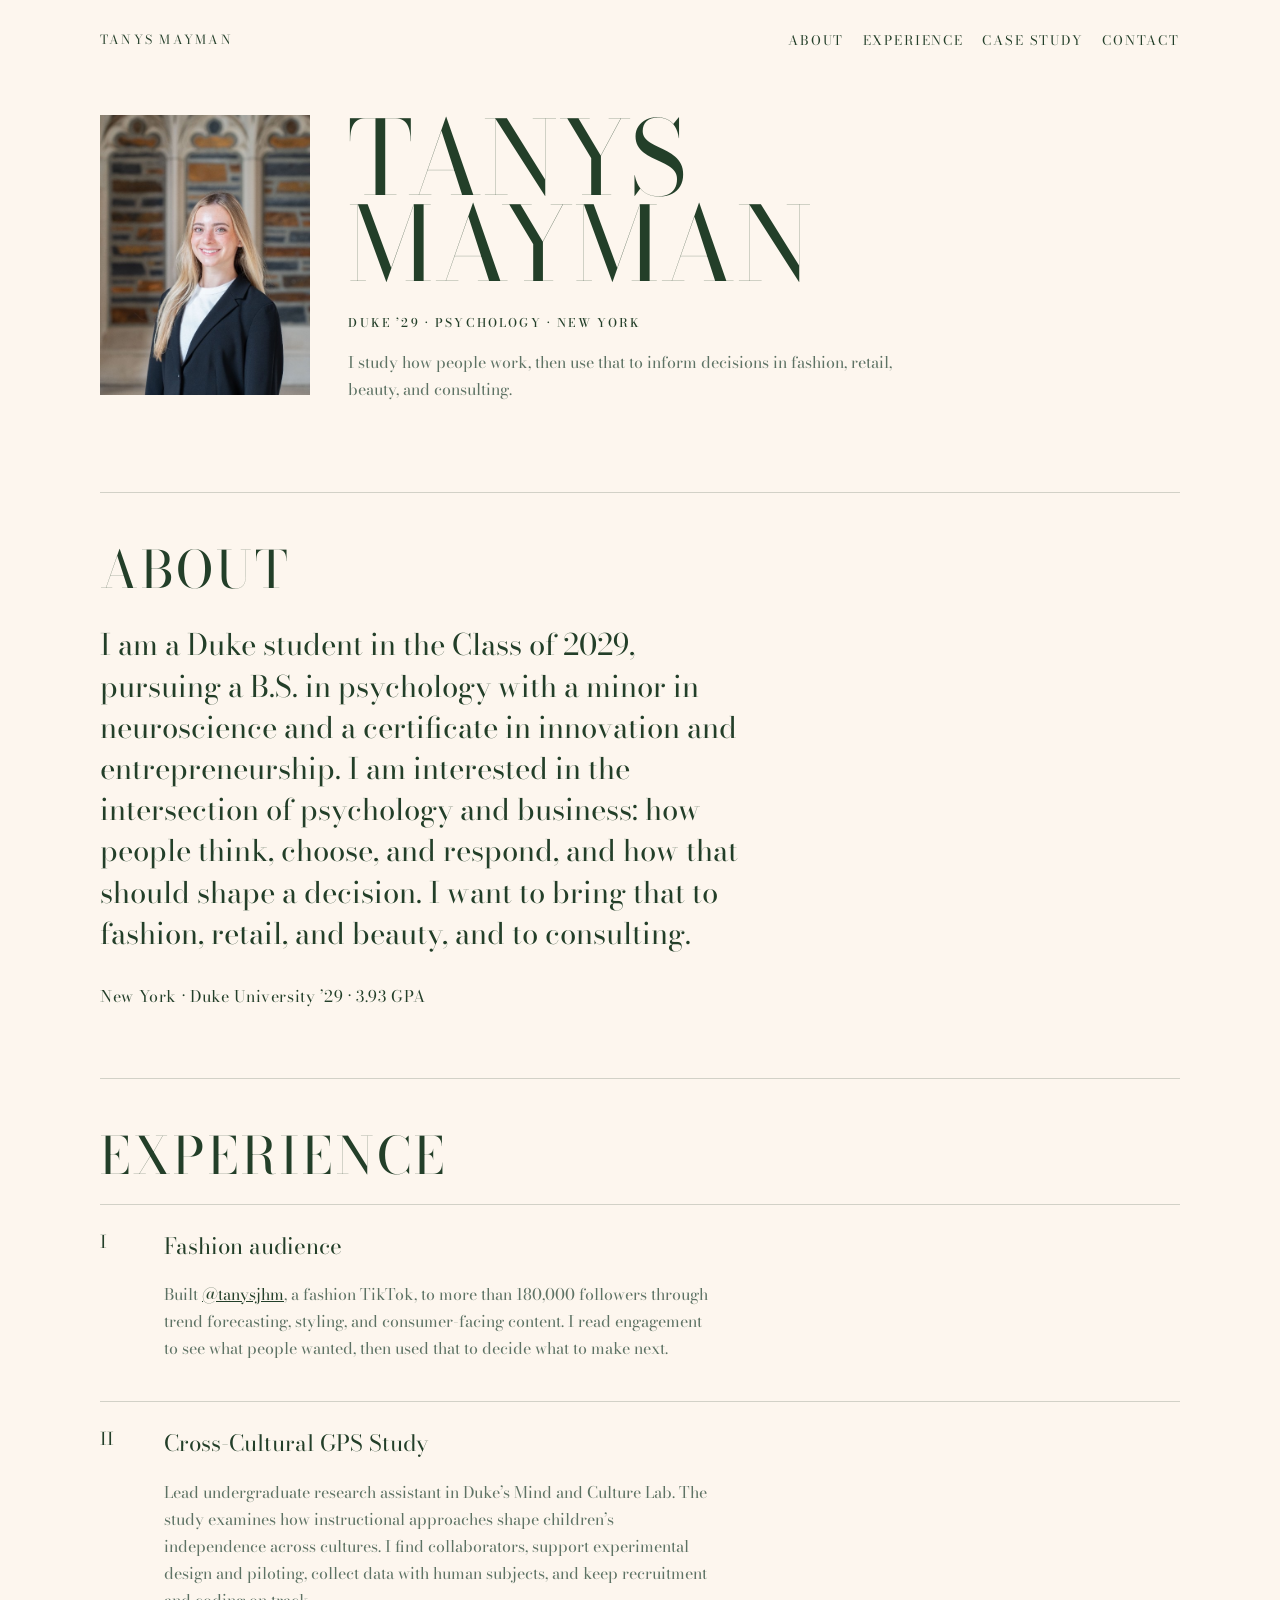
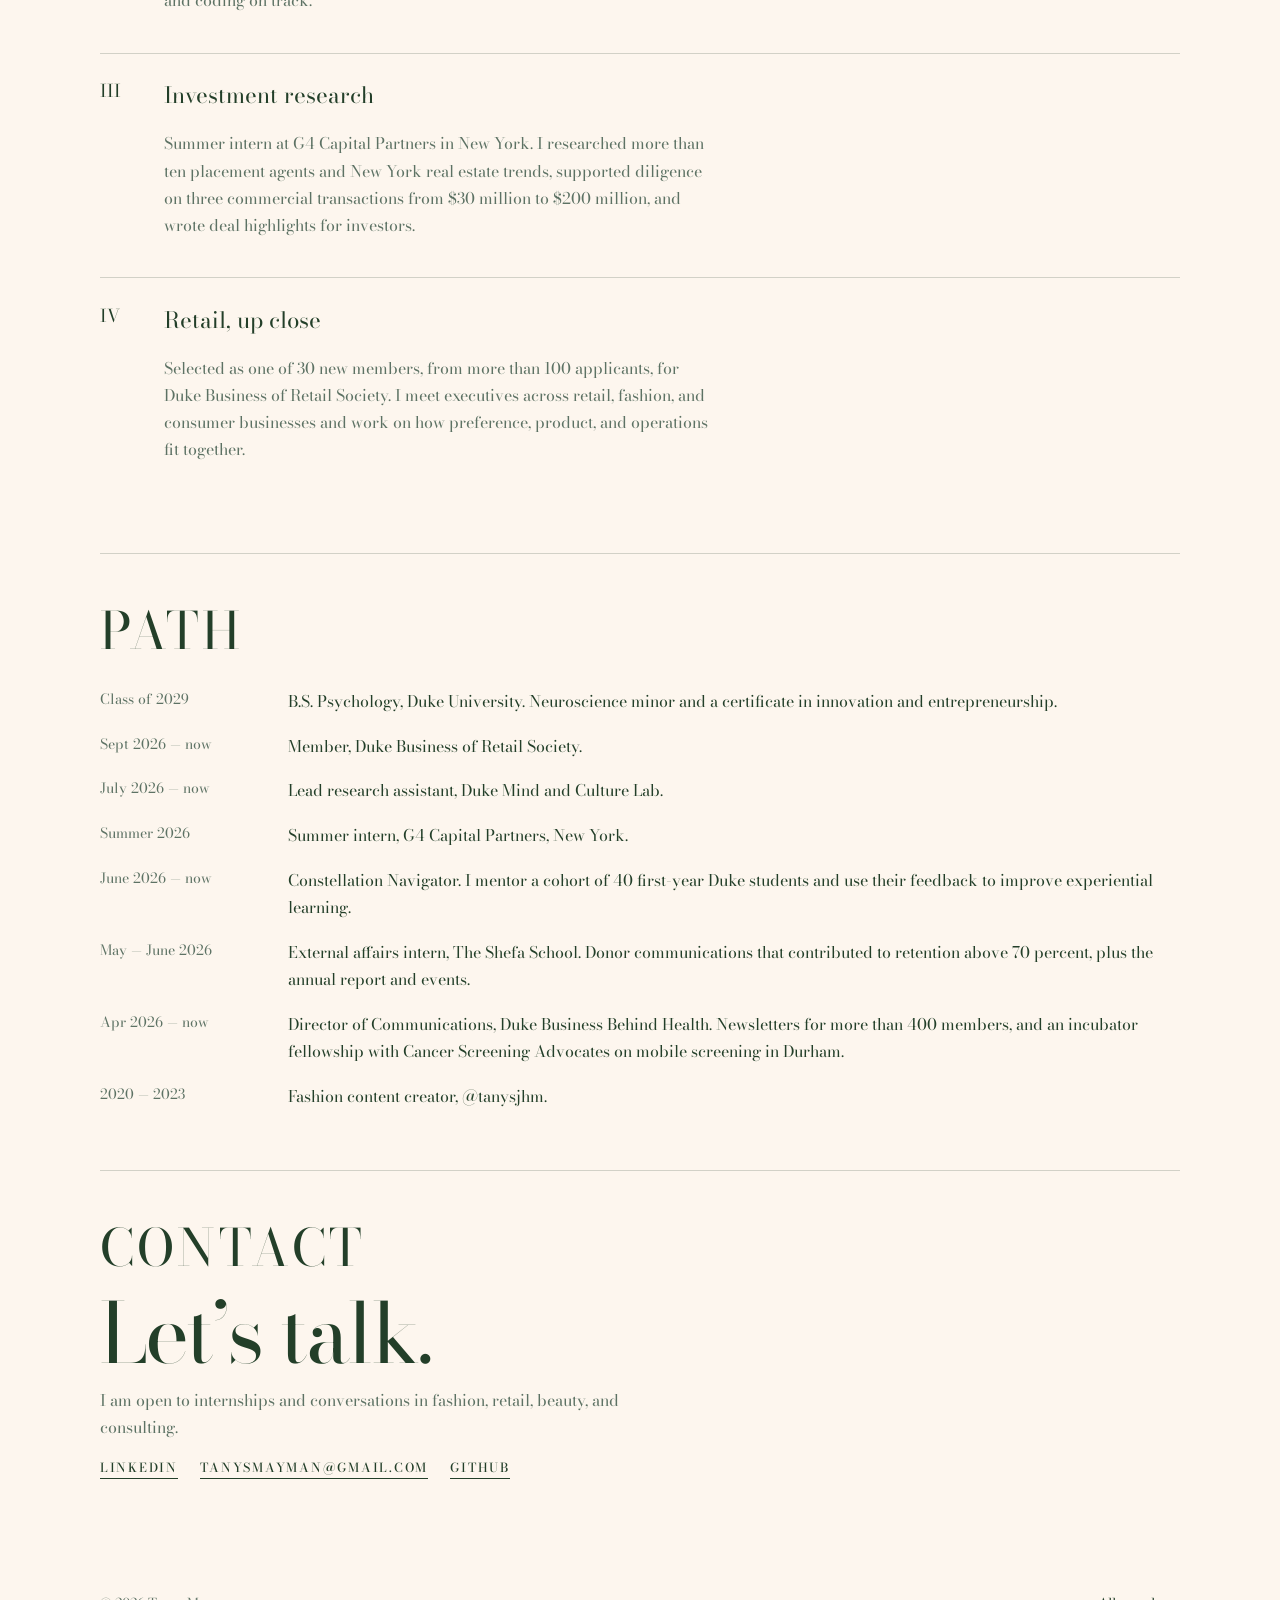
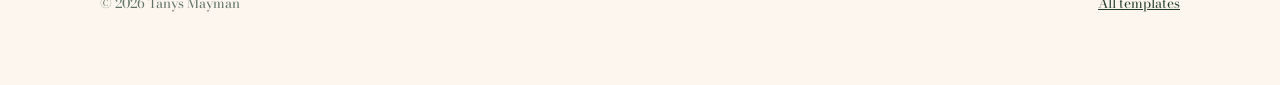
<file: index.html>
<!DOCTYPE html>
<html lang="en">
  <head>
    <meta charset="utf-8" />
    <meta name="viewport" content="width=device-width, initial-scale=1" />
    <title>Tanys Mayman</title>
    <meta
      name="description"
      content="Tanys Mayman studies psychology at Duke and uses how people think to inform decisions in fashion, retail, beauty, and consulting."
    />
    <meta name="author" content="Tanys Mayman" />
    <meta name="robots" content="index, follow" />
    <link rel="canonical" href="https://tanysmayman.github.io/" />
    <meta property="og:type" content="website" />
    <meta property="og:title" content="Tanys Mayman" />
    <meta property="og:description" content="Psychology, business, and decisions in fashion, retail, beauty, and consulting." />
    <meta property="og:url" content="https://tanysmayman.github.io/" />
    <meta property="og:image" content="https://tanysmayman.github.io/assets/images/og-image.svg" />
    <meta name="twitter:card" content="summary_large_image" />
    <meta name="twitter:title" content="Tanys Mayman" />
    <meta name="twitter:description" content="Psychology, business, and decisions in fashion, retail, beauty, and consulting." />
    <link rel="icon" href="assets/images/favicon.svg" type="image/svg+xml" />
    <link rel="preconnect" href="https://fonts.googleapis.com" />
    <link rel="preconnect" href="https://fonts.gstatic.com" crossorigin />
    <link href="https://fonts.googleapis.com/css2?family=Bodoni+Moda:opsz,wght@6..96,400;6..96,500&family=Outfit:wght@300;400;500&display=swap" rel="stylesheet" />
    <link rel="stylesheet" href="assets/css/styles.css" />
    <script src="site-config.js"></script>
    <script src="assets/js/apply-site-url.js"></script>
    <script type="application/ld+json">
      {
        "@context": "https://schema.org",
        "@type": "Person",
        "name": "Tanys Mayman",
        "url": "https://tanysmayman.github.io/",
        "jobTitle": "Psychology student",
        "email": "mailto:tanysmayman@gmail.com",
        "affiliation": {
          "@type": "CollegeOrUniversity",
          "name": "Duke University"
        },
        "sameAs": [
          "https://github.com/tanysmayman",
          "https://www.linkedin.com/in/tanys-mayman-2bb44a307",
          "https://www.tiktok.com/@tanysjhm"
        ]
      }
    </script>
  </head>
  <body>
    <a class="skip-link" href="#main">Skip to content</a>
    <header class="wrap bar">
      <a class="logo" href="#top">Tanys Mayman</a>
      <button class="nav-toggle" type="button" data-nav-toggle aria-expanded="false" aria-controls="site-nav">Menu</button>
      <nav id="site-nav" class="site-nav" data-nav aria-label="Primary">
        <a href="#about">About</a>
        <a href="#projects">Experience</a>
        <a href="case-study/">Case study</a>
        <a href="#contact">Contact</a>
      </nav>
    </header>

    <main id="main" class="wrap">
      <section class="hero" id="top">
        <figure class="hero-photo">
          <img src="assets/images/headshot.jpg" alt="Portrait of Tanys Mayman in a black blazer, standing in a stone arcade at Duke." />
        </figure>
        <div class="hero-copy">
          <h1><span>Tanys</span><span>Mayman</span></h1>
          <p class="role">Duke ’29 · Psychology · New York</p>
          <p class="lede">I study how people work, then use that to inform decisions in fashion, retail, beauty, and consulting.</p>
        </div>
      </section>

      <section id="about">
        <h2>About</h2>
        <p class="statement">
          I am a Duke student in the Class of 2029, pursuing a B.S. in psychology with a minor in neuroscience and a certificate in innovation and entrepreneurship. I am interested in the intersection of psychology and business: how people think, choose, and respond, and how that should shape a decision. I want to bring that to fashion, retail, and beauty, and to consulting.
        </p>
        <p class="facts">New York · Duke University ’29 · 3.93 GPA</p>
      </section>

      <section id="projects">
        <h2>Experience</h2>
        <ol class="work">
          <li>
            <span>I</span>
            <div>
              <h3>Fashion audience</h3>
              <p>Built <a href="https://www.tiktok.com/@tanysjhm">@tanysjhm</a>, a fashion TikTok, to more than 180,000 followers through trend forecasting, styling, and consumer-facing content. I read engagement to see what people wanted, then used that to decide what to make next.</p>
            </div>
          </li>
          <li>
            <span>II</span>
            <div>
              <h3>Cross-Cultural GPS Study</h3>
              <p>Lead undergraduate research assistant in Duke’s Mind and Culture Lab. The study examines how instructional approaches shape children’s independence across cultures. I find collaborators, support experimental design and piloting, collect data with human subjects, and keep recruitment and coding on track.</p>
            </div>
          </li>
          <li>
            <span>III</span>
            <div>
              <h3>Investment research</h3>
              <p>Summer intern at G4 Capital Partners in New York. I researched more than ten placement agents and New York real estate trends, supported diligence on three commercial transactions from $30 million to $200 million, and wrote deal highlights for investors.</p>
            </div>
          </li>
          <li>
            <span>IV</span>
            <div>
              <h3>Retail, up close</h3>
              <p>Selected as one of 30 new members, from more than 100 applicants, for Duke Business of Retail Society. I meet executives across retail, fashion, and consumer businesses and work on how preference, product, and operations fit together.</p>
            </div>
          </li>
        </ol>
      </section>

      <section id="experience">
        <h2>Path</h2>
        <ul class="path">
          <li><em>Class of 2029</em> B.S. Psychology, Duke University. Neuroscience minor and a certificate in innovation and entrepreneurship.</li>
          <li><em>Sept 2026 — now</em> Member, Duke Business of Retail Society.</li>
          <li><em>July 2026 — now</em> Lead research assistant, Duke Mind and Culture Lab.</li>
          <li><em>Summer 2026</em> Summer intern, G4 Capital Partners, New York.</li>
          <li><em>June 2026 — now</em> Constellation Navigator. I mentor a cohort of 40 first-year Duke students and use their feedback to improve experiential learning.</li>
          <li><em>May — June 2026</em> External affairs intern, The Shefa School. Donor communications that contributed to retention above 70 percent, plus the annual report and events.</li>
          <li><em>Apr 2026 — now</em> Director of Communications, Duke Business Behind Health. Newsletters for more than 400 members, and an incubator fellowship with Cancer Screening Advocates on mobile screening in Durham.</li>
          <li><em>2020 — 2023</em> Fashion content creator, @tanysjhm.</li>
        </ul>
      </section>

      <section id="contact">
        <h2>Contact</h2>
        <p class="closer">Let’s talk.</p>
        <p>
          I am open to internships and conversations in fashion, retail, beauty, and consulting.
        </p>
        <p class="links">
          <a href="https://www.linkedin.com/in/tanys-mayman-2bb44a307">LinkedIn</a>
          <a href="mailto:tanysmayman@gmail.com">tanysmayman@gmail.com</a>
          <a href="https://github.com/tanysmayman">GitHub</a>
        </p>
      </section>
    </main>

    <footer class="wrap site-footer">
      <p>© <span data-year>2026</span> Tanys Mayman</p>
      <p><a href="gallery/">All templates</a></p>
    </footer>
    <script src="assets/js/main.js"></script>
  </body>
</html>
</file>
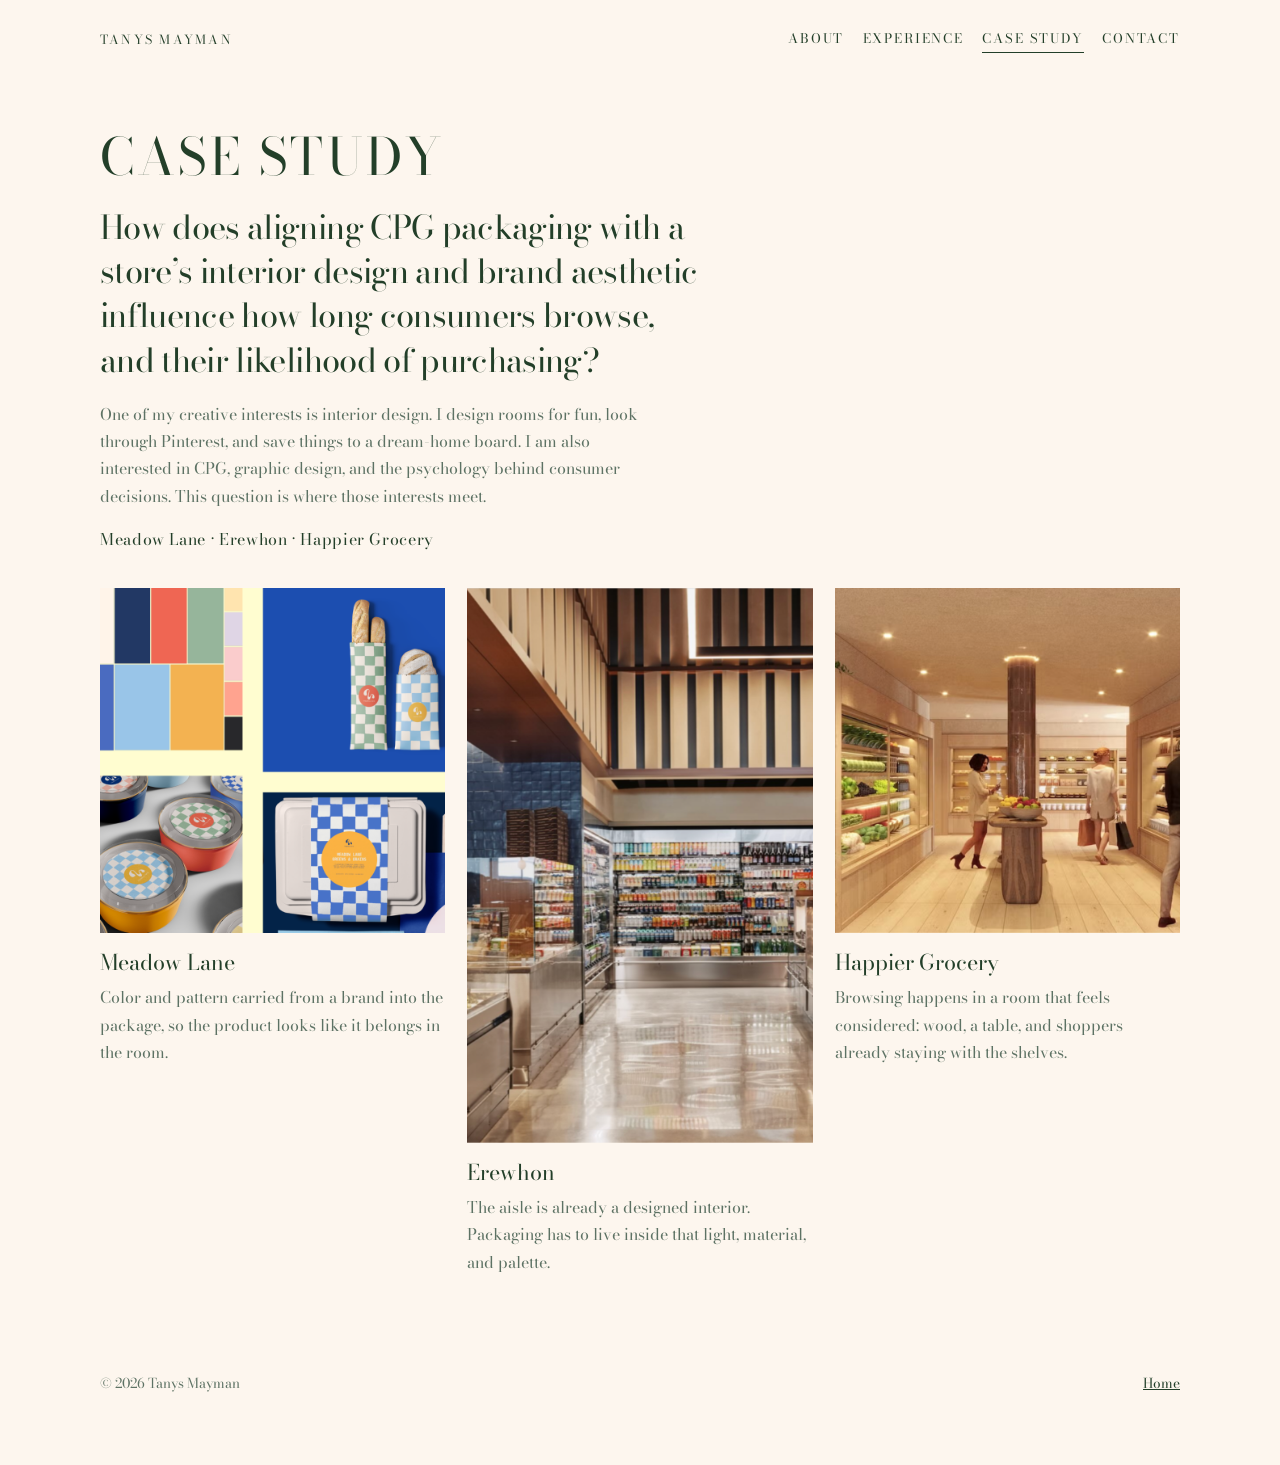
<file: case-study/index.html>
<!DOCTYPE html>
<html lang="en">
  <head>
    <meta charset="utf-8" />
    <meta name="viewport" content="width=device-width, initial-scale=1" />
    <title>Case study — Tanys Mayman</title>
    <meta
      name="description"
      content="A consumer research question from Tanys Mayman: how packaging that matches a store’s interior changes browsing and purchase."
    />
    <meta name="author" content="Tanys Mayman" />
    <meta name="robots" content="index, follow" />
    <link rel="canonical" href="https://tanysmayman.github.io/case-study/" />
    <meta property="og:type" content="article" />
    <meta property="og:title" content="Case study — Tanys Mayman" />
    <meta property="og:description" content="How aligning CPG packaging with a store’s interior design influences browsing and purchase." />
    <meta property="og:url" content="https://tanysmayman.github.io/case-study/" />
    <meta property="og:image" content="https://tanysmayman.github.io/assets/images/og-image.svg" />
    <meta name="twitter:card" content="summary_large_image" />
    <meta name="twitter:title" content="Case study — Tanys Mayman" />
    <meta name="twitter:description" content="How aligning CPG packaging with a store’s interior design influences browsing and purchase." />
    <link rel="icon" href="../assets/images/favicon.svg" type="image/svg+xml" />
    <link rel="preconnect" href="https://fonts.googleapis.com" />
    <link rel="preconnect" href="https://fonts.gstatic.com" crossorigin />
    <link href="https://fonts.googleapis.com/css2?family=Bodoni+Moda:opsz,wght@6..96,400;6..96,500&family=Outfit:wght@300;400;500&display=swap" rel="stylesheet" />
    <link rel="stylesheet" href="../assets/css/styles.css" />
    <script src="../site-config.js"></script>
    <script src="../assets/js/apply-site-url.js"></script>
  </head>
  <body>
    <a class="skip-link" href="#main">Skip to content</a>
    <header class="wrap bar">
      <a class="logo" href="../">Tanys Mayman</a>
      <button class="nav-toggle" type="button" data-nav-toggle aria-expanded="false" aria-controls="site-nav">Menu</button>
      <nav id="site-nav" class="site-nav" data-nav aria-label="Primary">
        <a href="../#about">About</a>
        <a href="../#projects">Experience</a>
        <a href="./" aria-current="page">Case study</a>
        <a href="../#contact">Contact</a>
      </nav>
    </header>

    <main id="main" class="wrap">
      <section class="case-page">
        <h2>Case study</h2>
        <p class="question">How does aligning CPG packaging with a store’s interior design and brand aesthetic influence how long consumers browse, and their likelihood of purchasing?</p>
        <p>
          One of my creative interests is interior design. I design rooms for fun, look through Pinterest, and save things to a dream-home board. I am also interested in CPG, graphic design, and the psychology behind consumer decisions. This question is where those interests meet.
        </p>
        <p class="facts">Meadow Lane · Erewhon · Happier Grocery</p>
        <div class="cases">
          <figure>
            <img src="../assets/images/meadow-lane.png" alt="Meadow Lane packaging study: a color palette, checkerboard bread bags, deli cups, and a Greens and Grains container." />
            <figcaption>
              <strong>Meadow Lane</strong>
              Color and pattern carried from a brand into the package, so the product looks like it belongs in the room.
            </figcaption>
          </figure>
          <figure>
            <img src="../assets/images/erewhon.png" alt="Erewhon grocery interior with a wood-slat ceiling, blue tile, and a long wall of packaged drinks." />
            <figcaption>
              <strong>Erewhon</strong>
              The aisle is already a designed interior. Packaging has to live inside that light, material, and palette.
            </figcaption>
          </figure>
          <figure>
            <img src="../assets/images/happier-grocery.png" alt="Happier Grocery interior with warm wood shelves, a central table of fruit, and shoppers browsing." />
            <figcaption>
              <strong>Happier Grocery</strong>
              Browsing happens in a room that feels considered: wood, a table, and shoppers already staying with the shelves.
            </figcaption>
          </figure>
        </div>
      </section>
    </main>

    <footer class="wrap site-footer">
      <p>© <span data-year>2026</span> Tanys Mayman</p>
      <p><a href="../">Home</a></p>
    </footer>
    <script src="../assets/js/main.js"></script>
  </body>
</html>
</file>
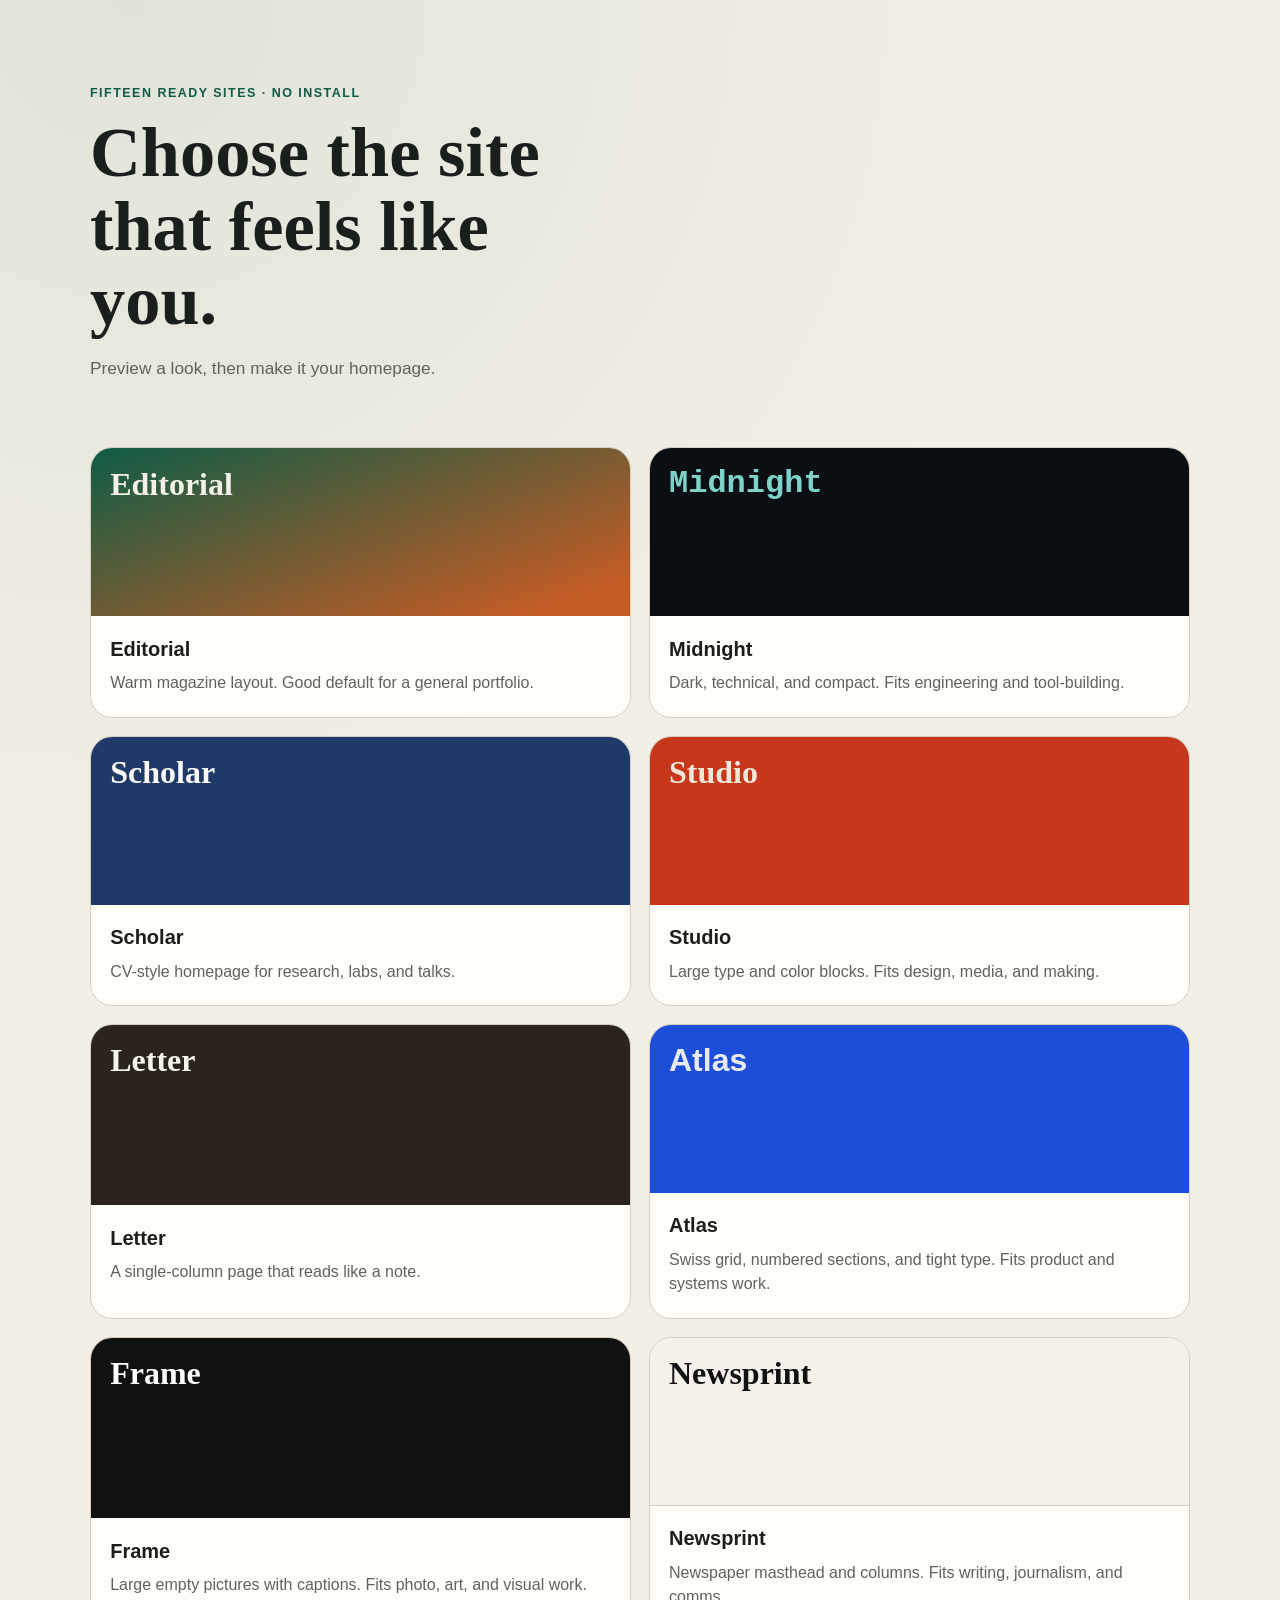
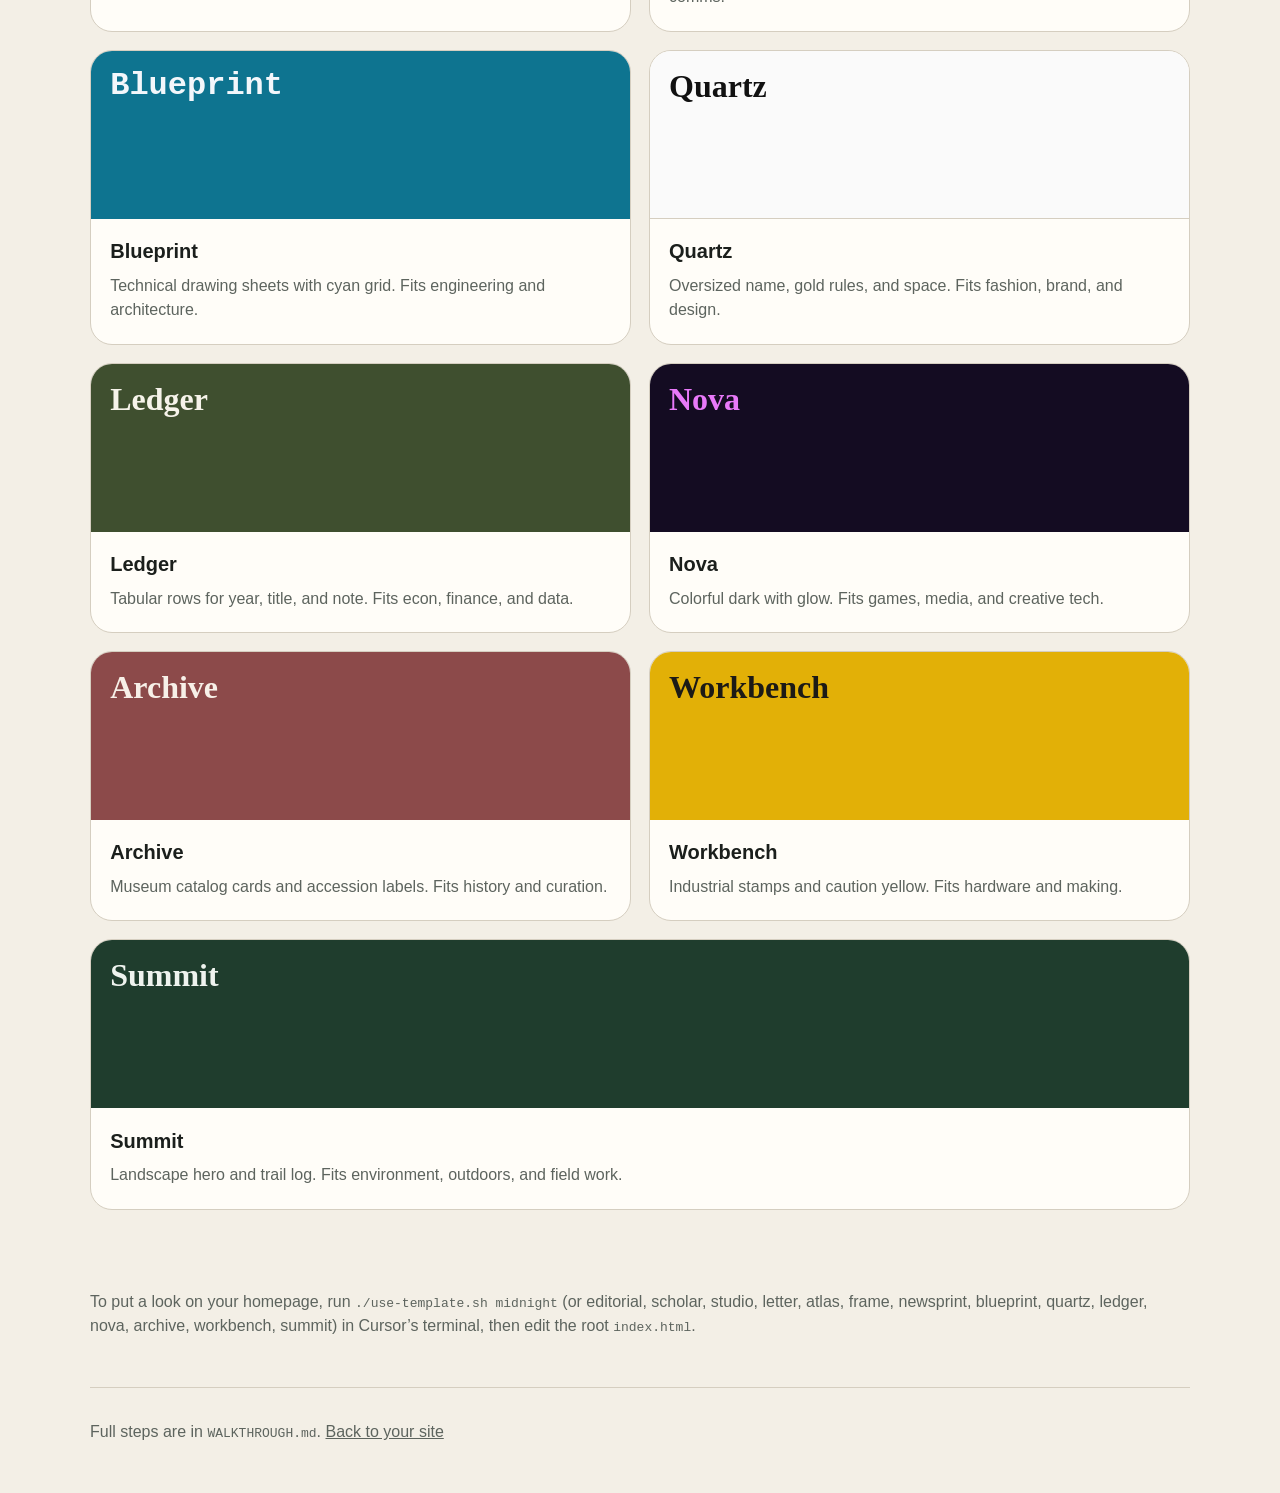
<file: gallery/index.html>
<!DOCTYPE html>
<html lang="en">
  <head>
    <meta charset="utf-8" />
    <meta name="viewport" content="width=device-width, initial-scale=1" />
    <title>Choose a personal website template</title>
    <meta
      name="description"
      content="Fifteen ready personal website templates. Pick a look, then publish at YOUR-USERNAME.github.io."
    />
    <meta name="robots" content="index, follow" />
    <link rel="canonical" href="https://YOUR-USERNAME.github.io/gallery/" />
    <meta property="og:type" content="website" />
    <meta property="og:title" content="Choose a personal website template" />
    <meta property="og:description" content="Fifteen ready personal sites. Your live URL is YOUR-USERNAME.github.io." />
    <meta property="og:url" content="https://YOUR-USERNAME.github.io/gallery/" />
    <meta property="og:image" content="https://YOUR-USERNAME.github.io/assets/images/og-image.svg" />
    <meta name="twitter:card" content="summary_large_image" />
    <link rel="icon" href="../assets/images/favicon.svg" type="image/svg+xml" />
    <link rel="stylesheet" href="../assets/css/gallery.css" />
    <script src="../site-config.js"></script>
    <script src="../assets/js/apply-site-url.js"></script>
  </head>
  <body>
    <main class="wrap">
      <section class="hero">
        <p class="eyebrow">Fifteen ready sites · no install</p>
        <h1>Choose the site that feels like you.</h1>
        <p class="lede">Preview a look, then make it your homepage.</p>
      </section>

      <section class="grid" aria-label="Available templates">
        <a class="card" href="../templates/editorial/">
          <div class="preview editorial" aria-hidden="true"><strong>Editorial</strong></div>
          <div class="copy">
            <h2>Editorial</h2>
            <p>Warm magazine layout. Good default for a general portfolio.</p>
          </div>
        </a>
        <a class="card" href="../templates/midnight/">
          <div class="preview midnight" aria-hidden="true"><strong>Midnight</strong></div>
          <div class="copy">
            <h2>Midnight</h2>
            <p>Dark, technical, and compact. Fits engineering and tool-building.</p>
          </div>
        </a>
        <a class="card" href="../templates/scholar/">
          <div class="preview scholar" aria-hidden="true"><strong>Scholar</strong></div>
          <div class="copy">
            <h2>Scholar</h2>
            <p>CV-style homepage for research, labs, and talks.</p>
          </div>
        </a>
        <a class="card" href="../templates/studio/">
          <div class="preview studio" aria-hidden="true"><strong>Studio</strong></div>
          <div class="copy">
            <h2>Studio</h2>
            <p>Large type and color blocks. Fits design, media, and making.</p>
          </div>
        </a>
        <a class="card" href="../templates/letter/">
          <div class="preview letter" aria-hidden="true"><strong>Letter</strong></div>
          <div class="copy">
            <h2>Letter</h2>
            <p>A single-column page that reads like a note.</p>
          </div>
        </a>
        <a class="card" href="../templates/atlas/">
          <div class="preview atlas" aria-hidden="true"><strong>Atlas</strong></div>
          <div class="copy">
            <h2>Atlas</h2>
            <p>Swiss grid, numbered sections, and tight type. Fits product and systems work.</p>
          </div>
        </a>
        <a class="card" href="../templates/frame/">
          <div class="preview frame" aria-hidden="true"><strong>Frame</strong></div>
          <div class="copy">
            <h2>Frame</h2>
            <p>Large empty pictures with captions. Fits photo, art, and visual work.</p>
          </div>
        </a>
        <a class="card" href="../templates/newsprint/">
          <div class="preview newsprint" aria-hidden="true"><strong>Newsprint</strong></div>
          <div class="copy">
            <h2>Newsprint</h2>
            <p>Newspaper masthead and columns. Fits writing, journalism, and comms.</p>
          </div>
        </a>
        <a class="card" href="../templates/blueprint/">
          <div class="preview blueprint" aria-hidden="true"><strong>Blueprint</strong></div>
          <div class="copy">
            <h2>Blueprint</h2>
            <p>Technical drawing sheets with cyan grid. Fits engineering and architecture.</p>
          </div>
        </a>
        <a class="card" href="../templates/quartz/">
          <div class="preview quartz" aria-hidden="true"><strong>Quartz</strong></div>
          <div class="copy">
            <h2>Quartz</h2>
            <p>Oversized name, gold rules, and space. Fits fashion, brand, and design.</p>
          </div>
        </a>
        <a class="card" href="../templates/ledger/">
          <div class="preview ledger" aria-hidden="true"><strong>Ledger</strong></div>
          <div class="copy">
            <h2>Ledger</h2>
            <p>Tabular rows for year, title, and note. Fits econ, finance, and data.</p>
          </div>
        </a>
        <a class="card" href="../templates/nova/">
          <div class="preview nova" aria-hidden="true"><strong>Nova</strong></div>
          <div class="copy">
            <h2>Nova</h2>
            <p>Colorful dark with glow. Fits games, media, and creative tech.</p>
          </div>
        </a>
        <a class="card" href="../templates/archive/">
          <div class="preview archive" aria-hidden="true"><strong>Archive</strong></div>
          <div class="copy">
            <h2>Archive</h2>
            <p>Museum catalog cards and accession labels. Fits history and curation.</p>
          </div>
        </a>
        <a class="card" href="../templates/workbench/">
          <div class="preview workbench" aria-hidden="true"><strong>Workbench</strong></div>
          <div class="copy">
            <h2>Workbench</h2>
            <p>Industrial stamps and caution yellow. Fits hardware and making.</p>
          </div>
        </a>
        <a class="card wide" href="../templates/summit/">
          <div class="preview summit" aria-hidden="true"><strong>Summit</strong></div>
          <div class="copy">
            <h2>Summit</h2>
            <p>Landscape hero and trail log. Fits environment, outdoors, and field work.</p>
          </div>
        </a>
      </section>

      <p class="note">
        To put a look on your homepage, run
        <code>./use-template.sh midnight</code> (or editorial, scholar, studio,
        letter, atlas, frame, newsprint, blueprint, quartz, ledger, nova,
        archive, workbench, summit) in Cursor’s terminal, then edit the root
        <code>index.html</code>.
      </p>
    </main>
    <footer class="wrap">
      <p>Full steps are in <code>WALKTHROUGH.md</code>. <a href="../">Back to your site</a></p>
    </footer>
  </body>
</html>
</file>
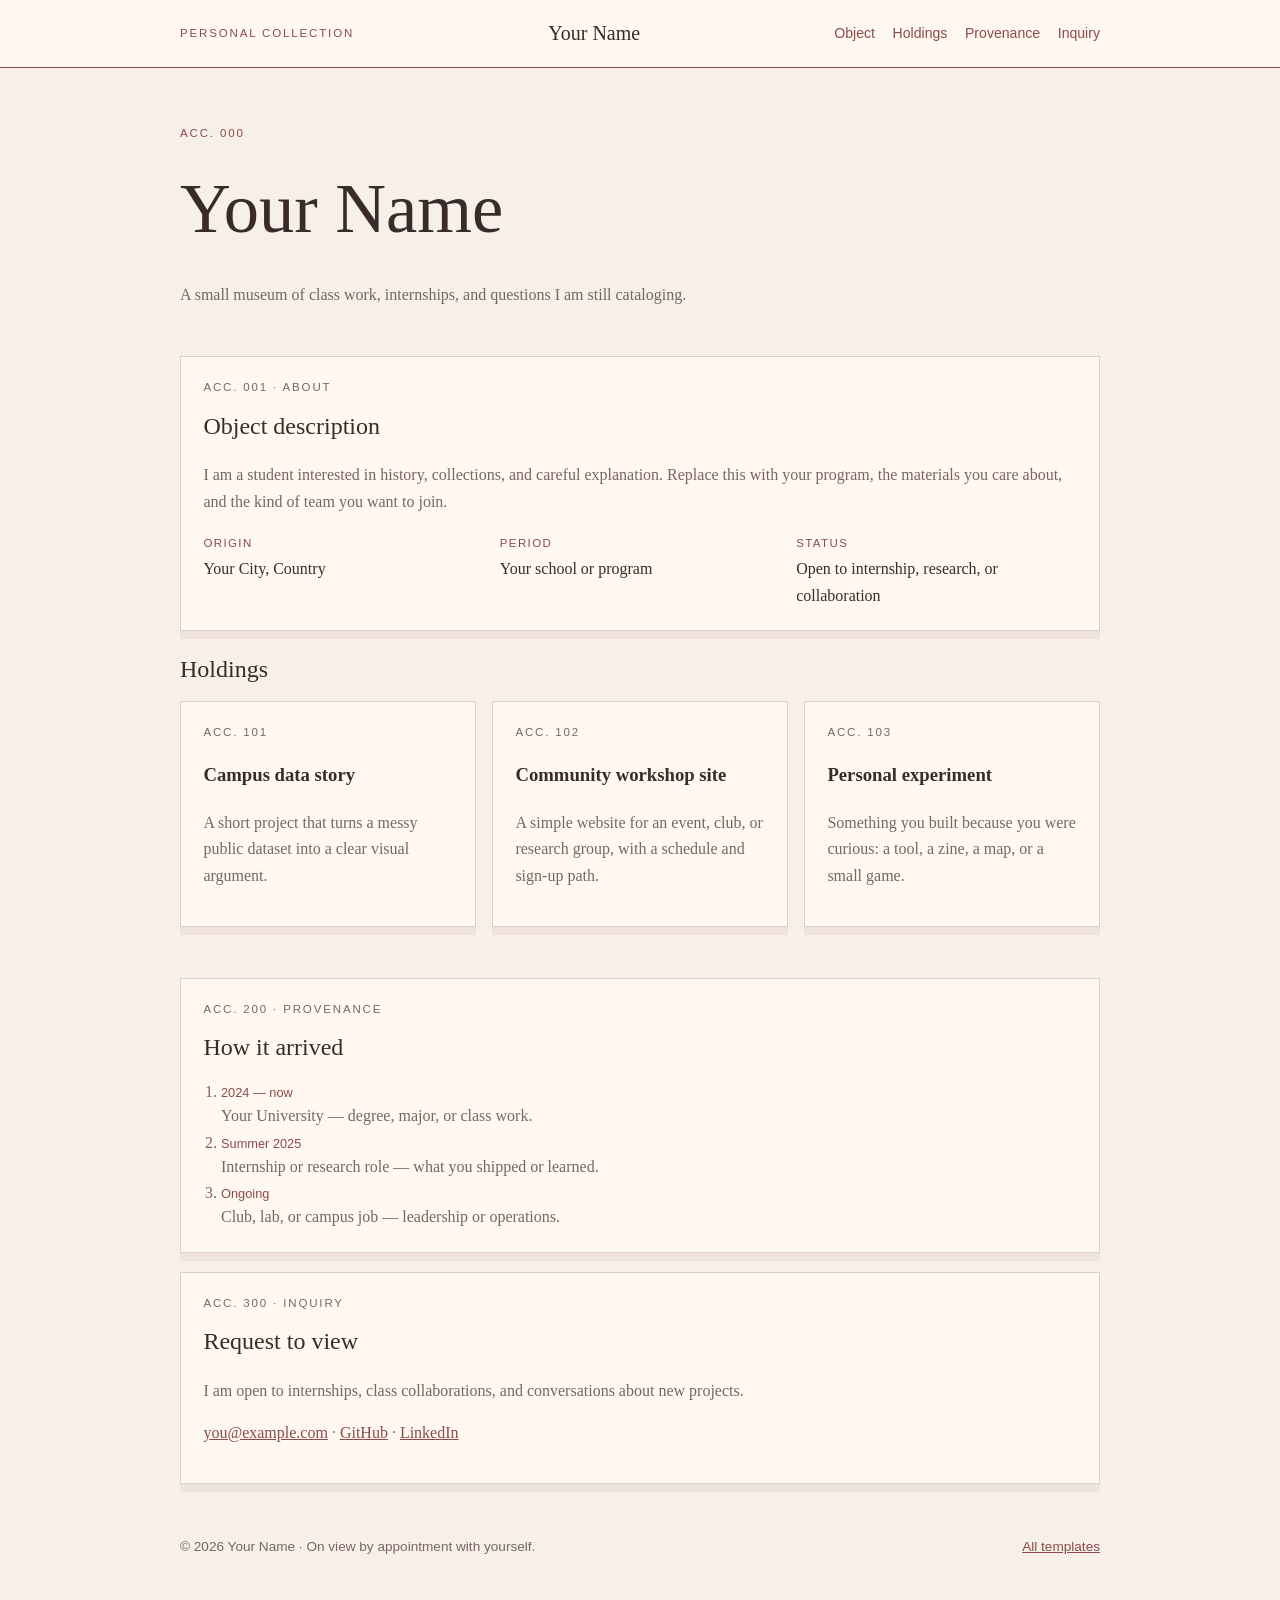
<file: templates/archive/index.html>
<!DOCTYPE html>
<html lang="en">
  <head>
    <meta charset="utf-8" />
    <meta name="viewport" content="width=device-width, initial-scale=1" />
    <!-- TODO: Replace "Your Name" and the description with your own details. -->
    <title>Your Name — Archive</title>
    <meta
      name="description"
      content="A catalog of work by Your Name."
    />
    <meta name="author" content="Your Name" />
    <meta name="robots" content="index, follow" />
    <link rel="canonical" href="https://YOUR-USERNAME.github.io/" />
    <meta property="og:type" content="website" />
    <meta property="og:title" content="Your Name — Archive" />
    <meta property="og:description" content="Projects, experience, and ways to get in touch." />
    <meta property="og:url" content="https://YOUR-USERNAME.github.io/" />
    <meta property="og:image" content="https://YOUR-USERNAME.github.io/assets/images/og-image.svg" />
    <meta name="twitter:card" content="summary_large_image" />
    <meta name="twitter:title" content="Your Name — Archive" />
    <meta name="twitter:description" content="Projects, experience, and ways to get in touch." />
    <link rel="icon" href="assets/images/favicon.svg" type="image/svg+xml" />
    <link rel="stylesheet" href="assets/css/styles.css" />
    <script src="../../site-config.js"></script>
    <script src="../../assets/js/apply-site-url.js"></script>
    <script type="application/ld+json">
      {
        "@context": "https://schema.org",
        "@type": "Person",
        "name": "Your Name",
        "url": "https://YOUR-USERNAME.github.io/",
        "jobTitle": "Student",
        "email": "mailto:you@example.com",
        "sameAs": [
          "https://github.com/YOUR-USERNAME",
          "https://www.linkedin.com/in/your-profile"
        ]
      }
    </script>
  </head>
  <body>
    <a class="skip-link" href="#main">Skip to content</a>
    <header class="site-header">
      <div class="wrap bar">
        <p class="institution">Personal collection</p>
        <a class="logo" href="#top">Your Name</a>
        <button class="nav-toggle" type="button" data-nav-toggle aria-expanded="false" aria-controls="site-nav">Menu</button>
        <nav id="site-nav" class="site-nav" data-nav aria-label="Primary">
          <a href="#about">Object</a>
          <a href="#projects">Holdings</a>
          <a href="#experience">Provenance</a>
          <a href="#contact">Inquiry</a>
        </nav>
      </div>
    </header>

    <main id="main" class="wrap">
      <section class="hero" id="top">
        <p class="acc">ACC. 000</p>
        <!-- TODO: Put your name and a one-line introduction here. -->
        <h1>Your Name</h1>
        <p class="lede">
          A small museum of class work, internships, and questions I am still
          cataloging.
        </p>
      </section>

      <section id="about" class="card">
        <p class="acc">ACC. 001 · ABOUT</p>
        <h2>Object description</h2>
        <p>
          <!-- TODO: Write 2–4 sentences about who you are, what you study, and what you care about. -->
          I am a student interested in history, collections, and careful
          explanation. Replace this with your program, the materials you care
          about, and the kind of team you want to join.
        </p>
        <dl>
          <div><dt>Origin</dt><dd>Your City, Country</dd></div>
          <div><dt>Period</dt><dd>Your school or program</dd></div>
          <div><dt>Status</dt><dd>Open to internship, research, or collaboration</dd></div>
        </dl>
      </section>

      <section id="projects">
        <h2>Holdings</h2>
        <div class="holdings">
          <article class="card">
            <p class="acc">ACC. 101</p>
            <h3>Campus data story</h3>
            <p>A short project that turns a messy public dataset into a clear visual argument.</p>
          </article>
          <article class="card">
            <p class="acc">ACC. 102</p>
            <h3>Community workshop site</h3>
            <p>A simple website for an event, club, or research group, with a schedule and sign-up path.</p>
          </article>
          <article class="card">
            <p class="acc">ACC. 103</p>
            <h3>Personal experiment</h3>
            <p>Something you built because you were curious: a tool, a zine, a map, or a small game.</p>
          </article>
        </div>
      </section>

      <section id="experience" class="card">
        <p class="acc">ACC. 200 · PROVENANCE</p>
        <h2>How it arrived</h2>
        <ol>
          <li><span>2024 — now</span> Your University — degree, major, or class work.</li>
          <li><span>Summer 2025</span> Internship or research role — what you shipped or learned.</li>
          <li><span>Ongoing</span> Club, lab, or campus job — leadership or operations.</li>
        </ol>
      </section>

      <section id="contact" class="card">
        <p class="acc">ACC. 300 · INQUIRY</p>
        <h2>Request to view</h2>
        <p>
          <!-- TODO: Replace these links with your real email, GitHub, and LinkedIn. -->
          I am open to internships, class collaborations, and conversations about new projects.
        </p>
        <p>
          <a href="mailto:you@example.com">you@example.com</a>
          · <a href="https://github.com/YOUR-USERNAME">GitHub</a>
          · <a href="https://www.linkedin.com/in/your-profile">LinkedIn</a>
        </p>
      </section>
    </main>

    <footer class="wrap site-footer">
      <p>© <span data-year>2026</span> Your Name · On view by appointment with yourself.</p>
      <p><a href="../../gallery/">All templates</a></p>
    </footer>
    <script src="assets/js/main.js"></script>
  </body>
</html>
</file>
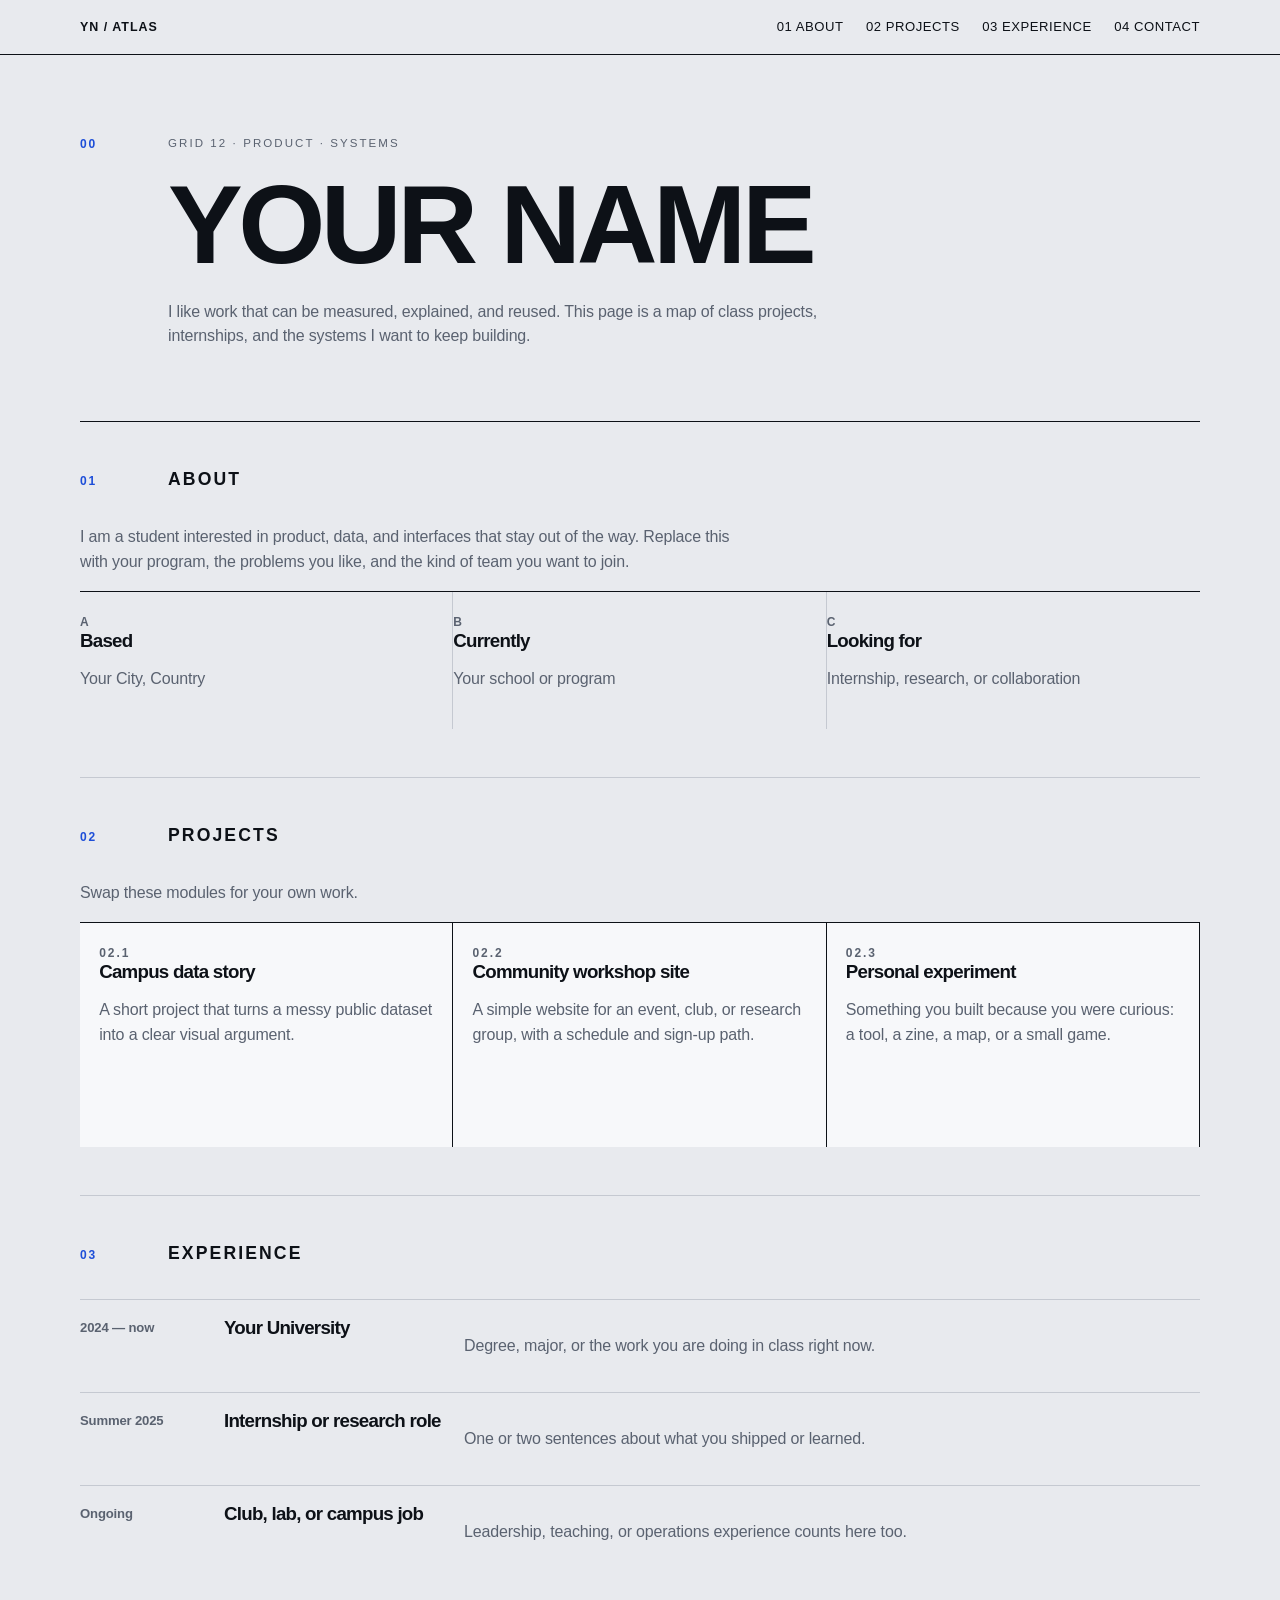
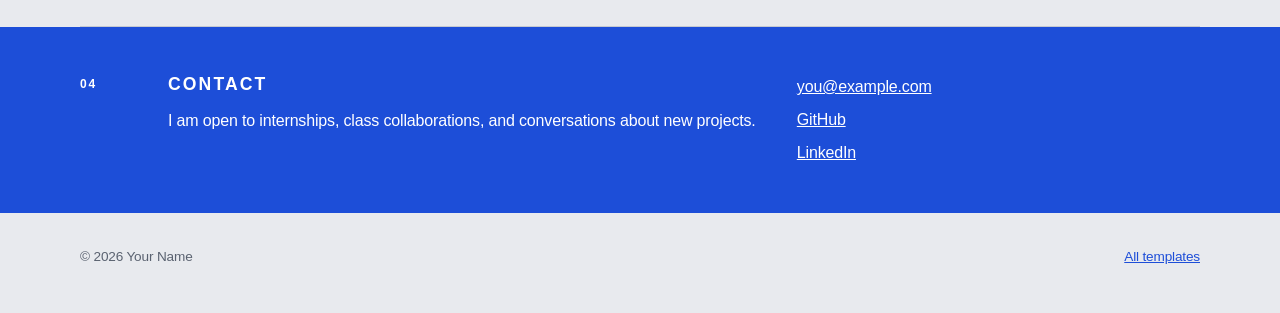
<file: templates/atlas/index.html>
<!DOCTYPE html>
<html lang="en">
  <head>
    <meta charset="utf-8" />
    <meta name="viewport" content="width=device-width, initial-scale=1" />
    <!-- TODO: Replace "Your Name" and the description with your own details. -->
    <title>Your Name — Atlas</title>
    <meta
      name="description"
      content="Personal website of Your Name. Systems, product, and structured work."
    />
    <meta name="author" content="Your Name" />
    <meta name="robots" content="index, follow" />
    <link rel="canonical" href="https://YOUR-USERNAME.github.io/" />
    <meta property="og:type" content="website" />
    <meta property="og:title" content="Your Name — Atlas" />
    <meta property="og:description" content="Projects, experience, and ways to get in touch." />
    <meta property="og:url" content="https://YOUR-USERNAME.github.io/" />
    <meta property="og:image" content="https://YOUR-USERNAME.github.io/assets/images/og-image.svg" />
    <meta name="twitter:card" content="summary_large_image" />
    <meta name="twitter:title" content="Your Name — Atlas" />
    <meta name="twitter:description" content="Projects, experience, and ways to get in touch." />
    <link rel="icon" href="assets/images/favicon.svg" type="image/svg+xml" />
    <link rel="stylesheet" href="assets/css/styles.css" />
    <script src="../../site-config.js"></script>
    <script src="../../assets/js/apply-site-url.js"></script>
    <script type="application/ld+json">
      {
        "@context": "https://schema.org",
        "@type": "Person",
        "name": "Your Name",
        "url": "https://YOUR-USERNAME.github.io/",
        "jobTitle": "Student",
        "email": "mailto:you@example.com",
        "sameAs": [
          "https://github.com/YOUR-USERNAME",
          "https://www.linkedin.com/in/your-profile"
        ]
      }
    </script>
  </head>
  <body>
    <a class="skip-link" href="#main">Skip to content</a>
    <header class="site-header">
      <div class="wrap bar">
        <a class="logo" href="#top">YN / Atlas</a>
        <button class="nav-toggle" type="button" data-nav-toggle aria-expanded="false" aria-controls="site-nav">Menu</button>
        <nav id="site-nav" class="site-nav" data-nav aria-label="Primary">
          <a href="#about">01 About</a>
          <a href="#projects">02 Projects</a>
          <a href="#experience">03 Experience</a>
          <a href="#contact">04 Contact</a>
        </nav>
      </div>
    </header>

    <main id="main">
      <section class="wrap hero" id="top">
        <p class="idx">00</p>
        <div>
          <p class="eyebrow">Grid 12 · Product · Systems</p>
          <!-- TODO: Put your name and a one-line introduction here. -->
          <h1>Your Name</h1>
          <p class="lede">
            I like work that can be measured, explained, and reused. This page is
            a map of class projects, internships, and the systems I want to keep
            building.
          </p>
        </div>
      </section>

      <section class="wrap section" id="about">
        <div class="rule">
          <p class="idx">01</p>
          <h2>About</h2>
        </div>
        <p class="section-intro">
          <!-- TODO: Write 2–4 sentences about who you are, what you study, and what you care about. -->
          I am a student interested in product, data, and interfaces that stay
          out of the way. Replace this with your program, the problems you like,
          and the kind of team you want to join.
        </p>
        <div class="cols">
          <article>
            <p class="idx">A</p>
            <h3>Based</h3>
            <p>Your City, Country</p>
          </article>
          <article>
            <p class="idx">B</p>
            <h3>Currently</h3>
            <p>Your school or program</p>
          </article>
          <article>
            <p class="idx">C</p>
            <h3>Looking for</h3>
            <p>Internship, research, or collaboration</p>
          </article>
        </div>
      </section>

      <section class="wrap section" id="projects">
        <div class="rule">
          <p class="idx">02</p>
          <h2>Projects</h2>
        </div>
        <p class="muted">Swap these modules for your own work.</p>
        <div class="cols">
          <article class="module">
            <p class="idx">02.1</p>
            <h3>Campus data story</h3>
            <p>A short project that turns a messy public dataset into a clear visual argument.</p>
          </article>
          <article class="module">
            <p class="idx">02.2</p>
            <h3>Community workshop site</h3>
            <p>A simple website for an event, club, or research group, with a schedule and sign-up path.</p>
          </article>
          <article class="module">
            <p class="idx">02.3</p>
            <h3>Personal experiment</h3>
            <p>Something you built because you were curious: a tool, a zine, a map, or a small game.</p>
          </article>
        </div>
      </section>

      <section class="wrap section" id="experience">
        <div class="rule">
          <p class="idx">03</p>
          <h2>Experience</h2>
        </div>
        <div class="rows">
          <article class="row">
            <p class="when">2024 — now</p>
            <h3>Your University</h3>
            <p>Degree, major, or the work you are doing in class right now.</p>
          </article>
          <article class="row">
            <p class="when">Summer 2025</p>
            <h3>Internship or research role</h3>
            <p>One or two sentences about what you shipped or learned.</p>
          </article>
          <article class="row">
            <p class="when">Ongoing</p>
            <h3>Club, lab, or campus job</h3>
            <p>Leadership, teaching, or operations experience counts here too.</p>
          </article>
        </div>
      </section>

      <section class="contact" id="contact">
        <div class="wrap contact-inner">
          <p class="idx">04</p>
          <div>
            <h2>Contact</h2>
            <p>
              <!-- TODO: Replace these links with your real email, GitHub, and LinkedIn. -->
              I am open to internships, class collaborations, and conversations about new projects.
            </p>
          </div>
          <div class="links">
            <a href="mailto:you@example.com">you@example.com</a>
            <a href="https://github.com/YOUR-USERNAME">GitHub</a>
            <a href="https://www.linkedin.com/in/your-profile">LinkedIn</a>
          </div>
        </div>
      </section>
    </main>

    <footer class="site-footer">
      <div class="wrap footer-inner">
        <p>© <span data-year>2026</span> Your Name</p>
        <p><a href="../../gallery/">All templates</a></p>
      </div>
    </footer>
    <script src="assets/js/main.js"></script>
  </body>
</html>
</file>
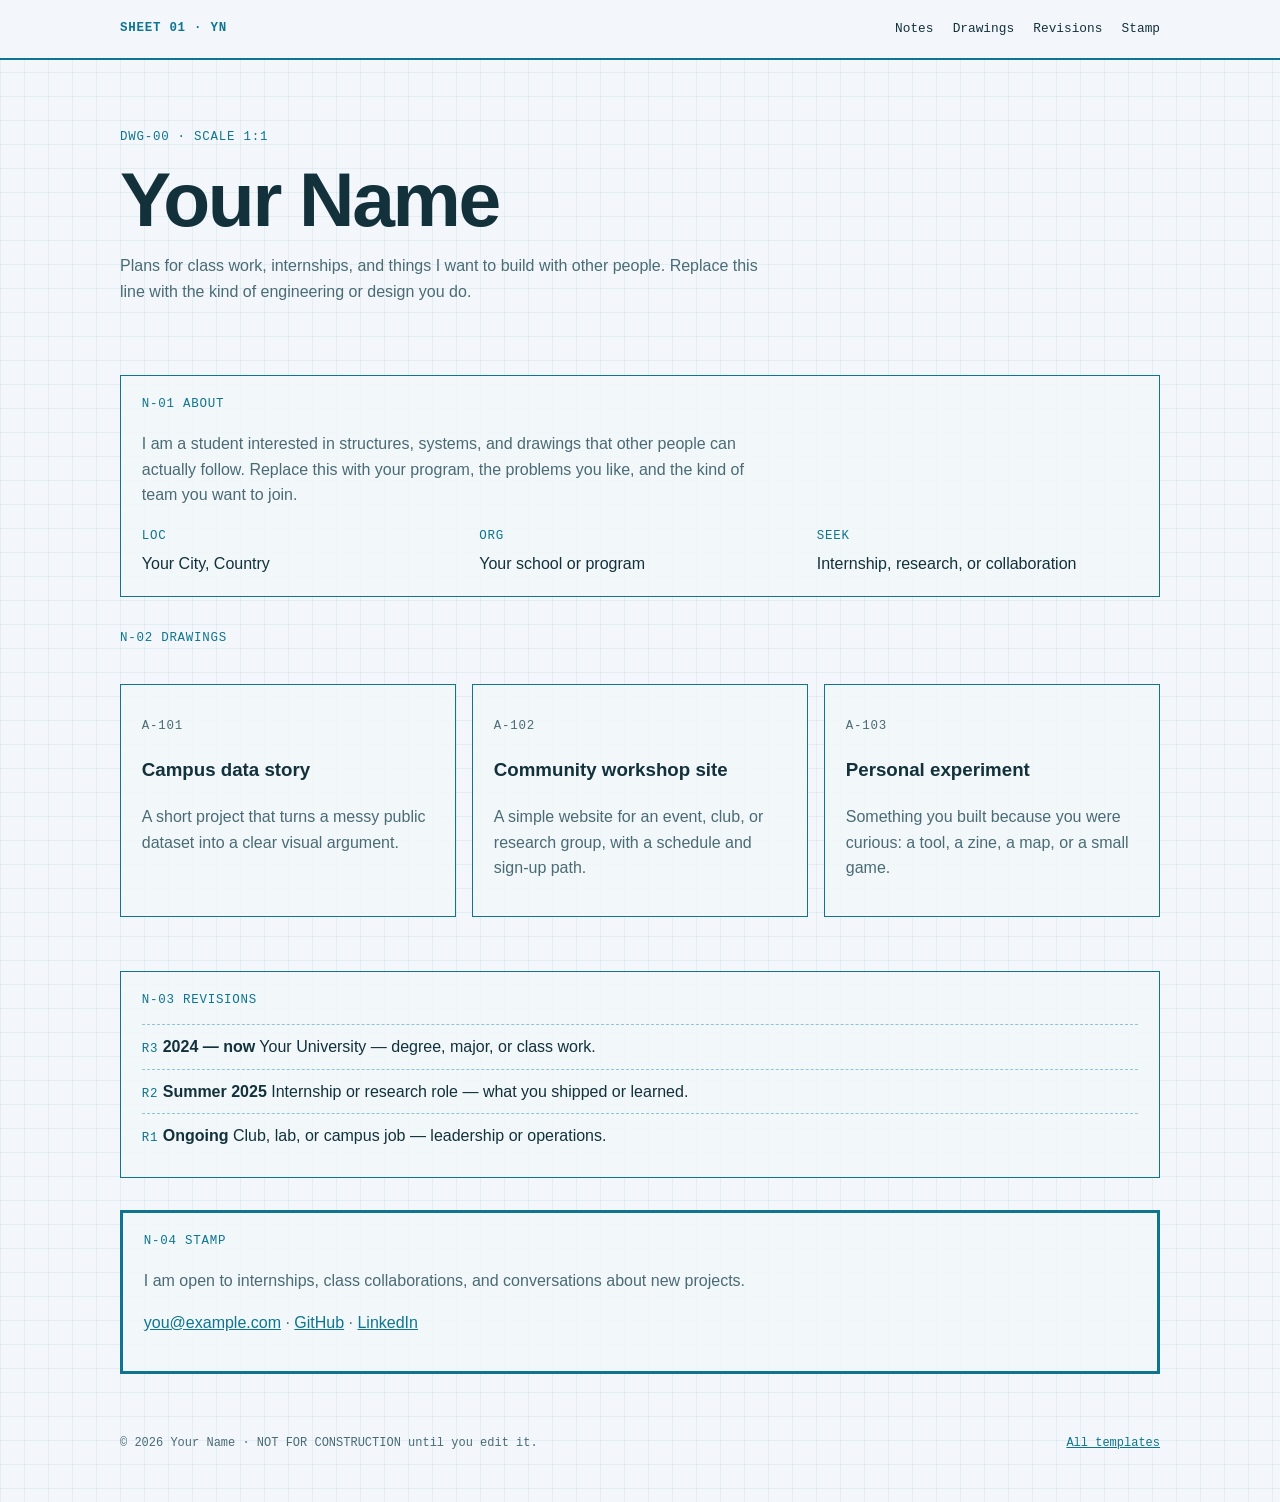
<file: templates/blueprint/index.html>
<!DOCTYPE html>
<html lang="en">
  <head>
    <meta charset="utf-8" />
    <meta name="viewport" content="width=device-width, initial-scale=1" />
    <!-- TODO: Replace "Your Name" and the description with your own details. -->
    <title>Your Name — Blueprint</title>
    <meta
      name="description"
      content="Plans, projects, and specifications from Your Name."
    />
    <meta name="author" content="Your Name" />
    <meta name="robots" content="index, follow" />
    <link rel="canonical" href="https://YOUR-USERNAME.github.io/" />
    <meta property="og:type" content="website" />
    <meta property="og:title" content="Your Name — Blueprint" />
    <meta property="og:description" content="Projects, experience, and ways to get in touch." />
    <meta property="og:url" content="https://YOUR-USERNAME.github.io/" />
    <meta property="og:image" content="https://YOUR-USERNAME.github.io/assets/images/og-image.svg" />
    <meta name="twitter:card" content="summary_large_image" />
    <meta name="twitter:title" content="Your Name — Blueprint" />
    <meta name="twitter:description" content="Projects, experience, and ways to get in touch." />
    <link rel="icon" href="assets/images/favicon.svg" type="image/svg+xml" />
    <link rel="stylesheet" href="assets/css/styles.css" />
    <script src="../../site-config.js"></script>
    <script src="../../assets/js/apply-site-url.js"></script>
    <script type="application/ld+json">
      {
        "@context": "https://schema.org",
        "@type": "Person",
        "name": "Your Name",
        "url": "https://YOUR-USERNAME.github.io/",
        "jobTitle": "Student",
        "email": "mailto:you@example.com",
        "sameAs": [
          "https://github.com/YOUR-USERNAME",
          "https://www.linkedin.com/in/your-profile"
        ]
      }
    </script>
  </head>
  <body>
    <a class="skip-link" href="#main">Skip to content</a>
    <header class="title-block">
      <div class="wrap bar">
        <a class="logo" href="#top">SHEET 01 · YN</a>
        <button class="nav-toggle" type="button" data-nav-toggle aria-expanded="false" aria-controls="site-nav">Menu</button>
        <nav id="site-nav" class="site-nav" data-nav aria-label="Primary">
          <a href="#about">Notes</a>
          <a href="#projects">Drawings</a>
          <a href="#experience">Revisions</a>
          <a href="#contact">Stamp</a>
        </nav>
      </div>
    </header>

    <main id="main" class="wrap">
      <section class="hero" id="top">
        <p class="callout">DWG-00 · SCALE 1:1</p>
        <!-- TODO: Put your name and a one-line introduction here. -->
        <h1>Your Name</h1>
        <p class="lede">
          Plans for class work, internships, and things I want to build with other people.
          Replace this line with the kind of engineering or design you do.
        </p>
      </section>

      <section id="about" class="sheet">
        <div class="label">N-01 ABOUT</div>
        <p>
          <!-- TODO: Write 2–4 sentences about who you are, what you study, and what you care about. -->
          I am a student interested in structures, systems, and drawings that other
          people can actually follow. Replace this with your program, the problems
          you like, and the kind of team you want to join.
        </p>
        <dl class="dims">
          <div>
            <dt>LOC</dt>
            <dd>Your City, Country</dd>
          </div>
          <div>
            <dt>ORG</dt>
            <dd>Your school or program</dd>
          </div>
          <div>
            <dt>SEEK</dt>
            <dd>Internship, research, or collaboration</dd>
          </div>
        </dl>
      </section>

      <section id="projects">
        <div class="label">N-02 DRAWINGS</div>
        <div class="drawings">
          <article class="sheet">
            <p class="callout">A-101</p>
            <h3>Campus data story</h3>
            <p>A short project that turns a messy public dataset into a clear visual argument.</p>
          </article>
          <article class="sheet">
            <p class="callout">A-102</p>
            <h3>Community workshop site</h3>
            <p>A simple website for an event, club, or research group, with a schedule and sign-up path.</p>
          </article>
          <article class="sheet">
            <p class="callout">A-103</p>
            <h3>Personal experiment</h3>
            <p>Something you built because you were curious: a tool, a zine, a map, or a small game.</p>
          </article>
        </div>
      </section>

      <section id="experience" class="sheet">
        <div class="label">N-03 REVISIONS</div>
        <ol class="revs">
          <li><span>R3</span> <strong>2024 — now</strong> Your University — degree, major, or class work.</li>
          <li><span>R2</span> <strong>Summer 2025</strong> Internship or research role — what you shipped or learned.</li>
          <li><span>R1</span> <strong>Ongoing</strong> Club, lab, or campus job — leadership or operations.</li>
        </ol>
      </section>

      <section id="contact" class="sheet stamp">
        <div class="label">N-04 STAMP</div>
        <p>
          <!-- TODO: Replace these links with your real email, GitHub, and LinkedIn. -->
          I am open to internships, class collaborations, and conversations about new projects.
        </p>
        <p>
          <a href="mailto:you@example.com">you@example.com</a>
          · <a href="https://github.com/YOUR-USERNAME">GitHub</a>
          · <a href="https://www.linkedin.com/in/your-profile">LinkedIn</a>
        </p>
      </section>
    </main>

    <footer class="wrap site-footer">
      <p>© <span data-year>2026</span> Your Name · NOT FOR CONSTRUCTION until you edit it.</p>
      <p><a href="../../gallery/">All templates</a></p>
    </footer>
    <script src="assets/js/main.js"></script>
  </body>
</html>
</file>
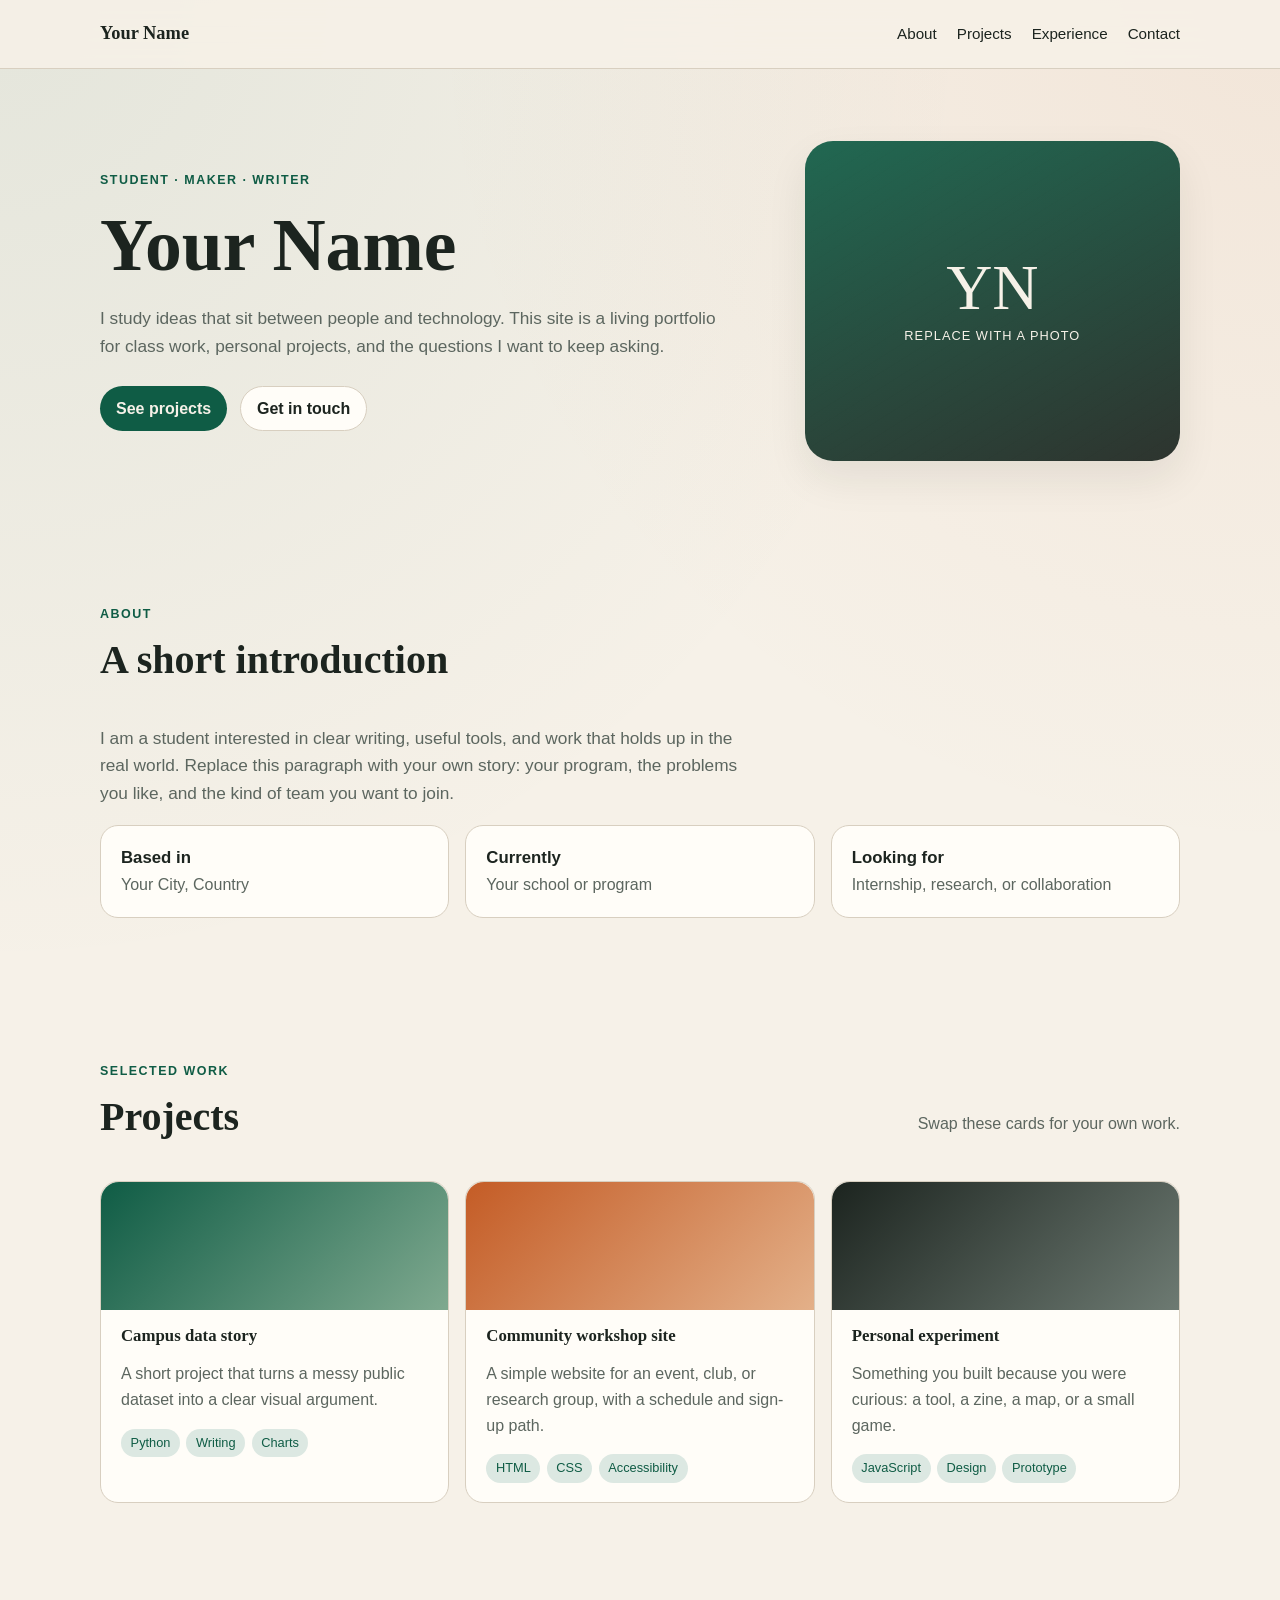
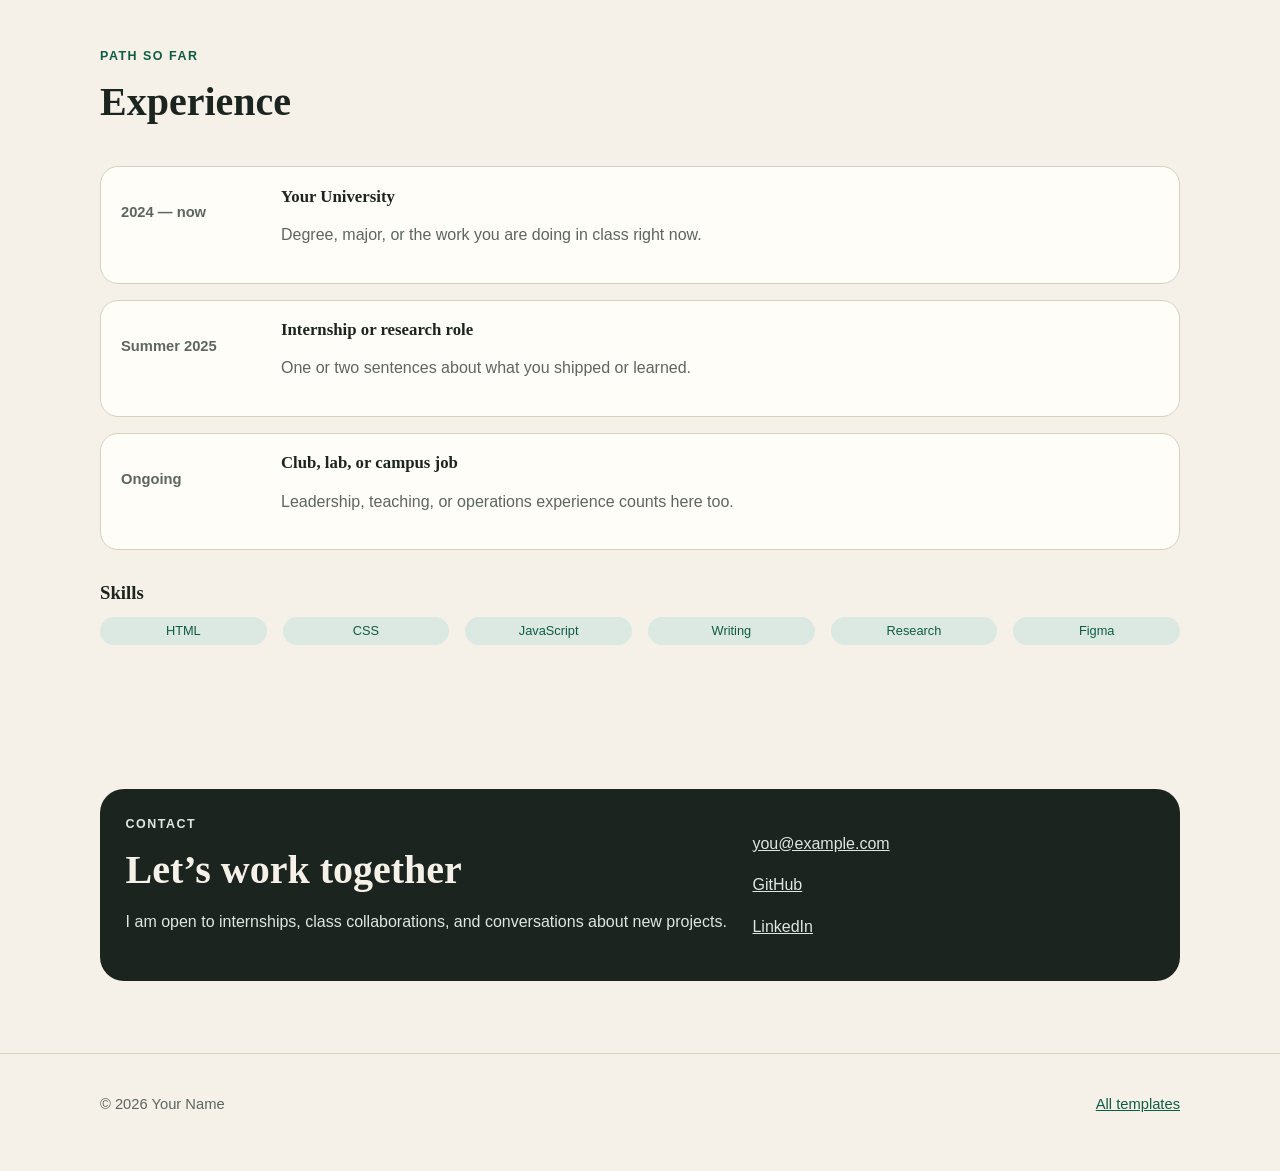
<file: templates/editorial/index.html>
<!DOCTYPE html>
<html lang="en">
  <head>
    <meta charset="utf-8" />
    <meta name="viewport" content="width=device-width, initial-scale=1" />
    <!-- TODO: Replace "Your Name" and the description with your own details. -->
    <title>Your Name — Student Portfolio</title>
    <meta
      name="description"
      content="Personal website of Your Name, a student building projects in design, data, and the web."
    />
    <meta name="author" content="Your Name" />
    <meta name="robots" content="index, follow" />
    <link rel="canonical" href="https://YOUR-USERNAME.github.io/" />

    <meta property="og:type" content="website" />
    <meta property="og:title" content="Your Name — Student Portfolio" />
    <meta
      property="og:description"
      content="Projects, experience, and ways to get in touch."
    />
    <meta property="og:url" content="https://YOUR-USERNAME.github.io/" />
    <meta
      property="og:image"
      content="https://YOUR-USERNAME.github.io/assets/images/og-image.svg"
    />
    <meta name="twitter:card" content="summary_large_image" />
    <meta name="twitter:title" content="Your Name — Student Portfolio" />
    <meta
      name="twitter:description"
      content="Projects, experience, and ways to get in touch."
    />

    <link rel="icon" href="assets/images/favicon.svg" type="image/svg+xml" />
    <link rel="stylesheet" href="assets/css/styles.css" />
    <script src="../../site-config.js"></script>
    <script src="../../assets/js/apply-site-url.js"></script>

    <script type="application/ld+json">
      {
        "@context": "https://schema.org",
        "@type": "Person",
        "name": "Your Name",
        "url": "https://YOUR-USERNAME.github.io/",
        "jobTitle": "Student",
        "email": "mailto:you@example.com",
        "sameAs": [
          "https://github.com/YOUR-USERNAME",
          "https://www.linkedin.com/in/your-profile"
        ]
      }
    </script>
  </head>
  <body>
    <a class="skip-link" href="#main">Skip to content</a>

    <header class="site-header">
      <div class="wrap header-inner">
        <a class="logo" href="#top">Your Name</a>
        <button
          class="nav-toggle"
          type="button"
          data-nav-toggle
          aria-expanded="false"
          aria-controls="site-nav"
        >
          Menu
        </button>
        <nav id="site-nav" class="site-nav" data-nav aria-label="Primary">
          <a href="#about">About</a>
          <a href="#projects">Projects</a>
          <a href="#experience">Experience</a>
          <a href="#contact">Contact</a>
        </nav>
      </div>
    </header>

    <main id="main">
      <section class="wrap hero" id="top">
        <div>
          <p class="eyebrow">Student · Maker · Writer</p>
          <!-- TODO: Put your name and a one-line introduction here. -->
          <h1>Your Name</h1>
          <p class="lede">
            I study ideas that sit between people and technology. This site is a
            living portfolio for class work, personal projects, and the questions
            I want to keep asking.
          </p>
          <div class="hero-actions">
            <a class="button" href="#projects">See projects</a>
            <a class="button-secondary" href="#contact">Get in touch</a>
          </div>
        </div>
        <div class="portrait" aria-hidden="true">
          <div>
            <div class="portrait-mark">YN</div>
            <p>Replace with a photo</p>
          </div>
        </div>
      </section>

      <section class="wrap section" id="about">
        <div class="section-heading">
          <div>
            <p class="eyebrow">About</p>
            <h2>A short introduction</h2>
          </div>
        </div>
        <p class="section-intro">
          <!-- TODO: Write 2–4 sentences about who you are, what you study, and what you care about. -->
          I am a student interested in clear writing, useful tools, and work that
          holds up in the real world. Replace this paragraph with your own story:
          your program, the problems you like, and the kind of team you want to
          join.
        </p>
        <div class="facts">
          <article class="fact">
            <strong>Based in</strong>
            <span>Your City, Country</span>
          </article>
          <article class="fact">
            <strong>Currently</strong>
            <span>Your school or program</span>
          </article>
          <article class="fact">
            <strong>Looking for</strong>
            <span>Internship, research, or collaboration</span>
          </article>
        </div>
      </section>

      <section class="wrap section" id="projects">
        <div class="section-heading">
          <div>
            <p class="eyebrow">Selected work</p>
            <h2>Projects</h2>
          </div>
          <p class="muted">Swap these cards for your own work.</p>
        </div>
        <div class="cards">
          <article class="card">
            <div class="card-media one" aria-hidden="true"></div>
            <h3>Campus data story</h3>
            <p>
              A short project that turns a messy public dataset into a clear
              visual argument.
            </p>
            <ul class="tags">
              <li>Python</li>
              <li>Writing</li>
              <li>Charts</li>
            </ul>
          </article>
          <article class="card">
            <div class="card-media two" aria-hidden="true"></div>
            <h3>Community workshop site</h3>
            <p>
              A simple website for an event, club, or research group, with a
              schedule and sign-up path.
            </p>
            <ul class="tags">
              <li>HTML</li>
              <li>CSS</li>
              <li>Accessibility</li>
            </ul>
          </article>
          <article class="card">
            <div class="card-media three" aria-hidden="true"></div>
            <h3>Personal experiment</h3>
            <p>
              Something you built because you were curious: a tool, a zine, a
              map, or a small game.
            </p>
            <ul class="tags">
              <li>JavaScript</li>
              <li>Design</li>
              <li>Prototype</li>
            </ul>
          </article>
        </div>
      </section>

      <section class="wrap section" id="experience">
        <div class="section-heading">
          <div>
            <p class="eyebrow">Path so far</p>
            <h2>Experience</h2>
          </div>
        </div>
        <div class="timeline">
          <article class="timeline-item">
            <p class="when">2024 — now</p>
            <div>
              <h3>Your University</h3>
              <p>Degree, major, or the work you are doing in class right now.</p>
            </div>
          </article>
          <article class="timeline-item">
            <p class="when">Summer 2025</p>
            <div>
              <h3>Internship or research role</h3>
              <p>One or two sentences about what you shipped or learned.</p>
            </div>
          </article>
          <article class="timeline-item">
            <p class="when">Ongoing</p>
            <div>
              <h3>Club, lab, or campus job</h3>
              <p>Leadership, teaching, or operations experience counts here too.</p>
            </div>
          </article>
        </div>
        <h3 style="margin-top: 2rem">Skills</h3>
        <div class="chips" aria-label="Skills">
          <span>HTML</span>
          <span>CSS</span>
          <span>JavaScript</span>
          <span>Writing</span>
          <span>Research</span>
          <span>Figma</span>
        </div>
      </section>

      <section class="wrap section" id="contact">
        <div class="contact-panel">
          <div>
            <p class="eyebrow">Contact</p>
            <h2>Let’s work together</h2>
            <p>
              <!-- TODO: Replace these links with your real email, GitHub, and LinkedIn. -->
              I am open to internships, class collaborations, and conversations
              about new projects.
            </p>
          </div>
          <div>
            <p><a href="mailto:you@example.com">you@example.com</a></p>
            <p><a href="https://github.com/YOUR-USERNAME">GitHub</a></p>
            <p><a href="https://www.linkedin.com/in/your-profile">LinkedIn</a></p>
          </div>
        </div>
      </section>
    </main>

    <footer class="site-footer">
      <div class="wrap footer-inner">
        <p>© <span data-year>2026</span> Your Name</p>
        <p><a href="../../gallery/">All templates</a></p>
      </div>
    </footer>

    <script src="assets/js/main.js"></script>
  </body>
</html>
</file>
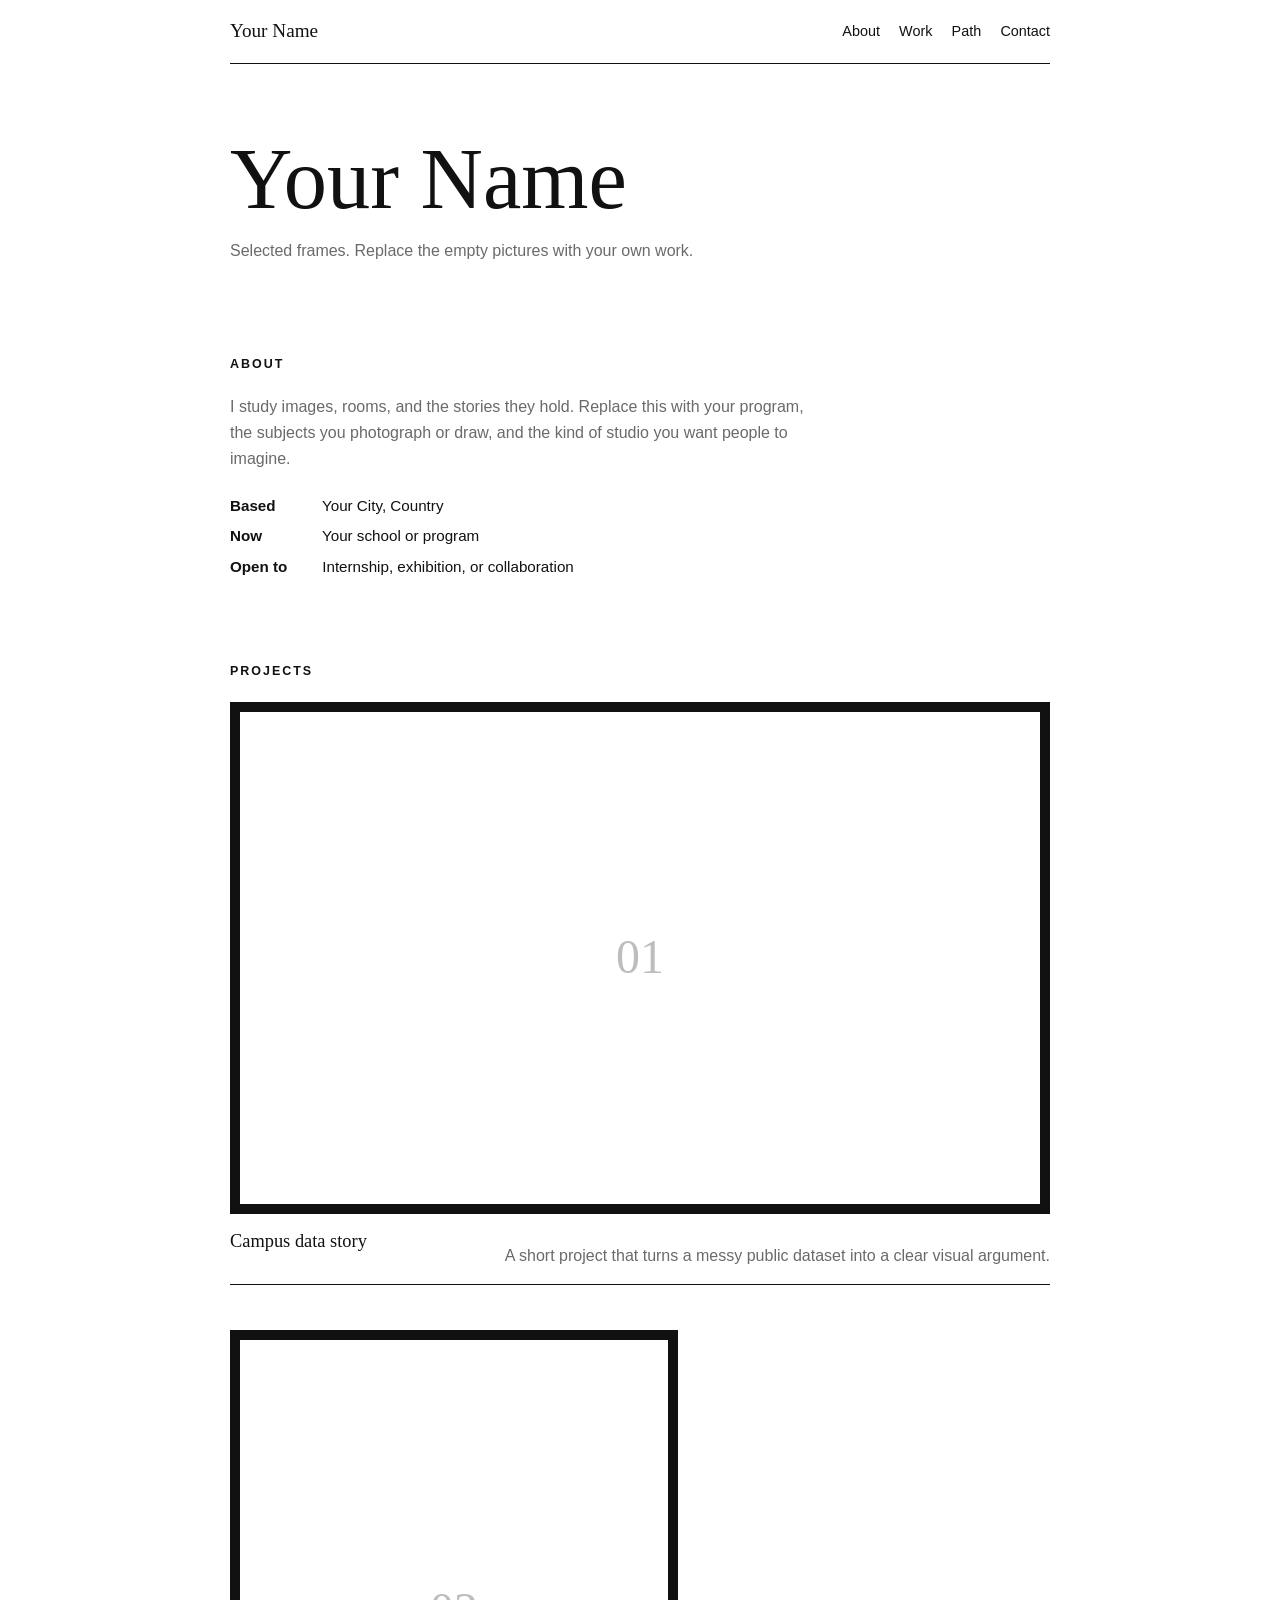
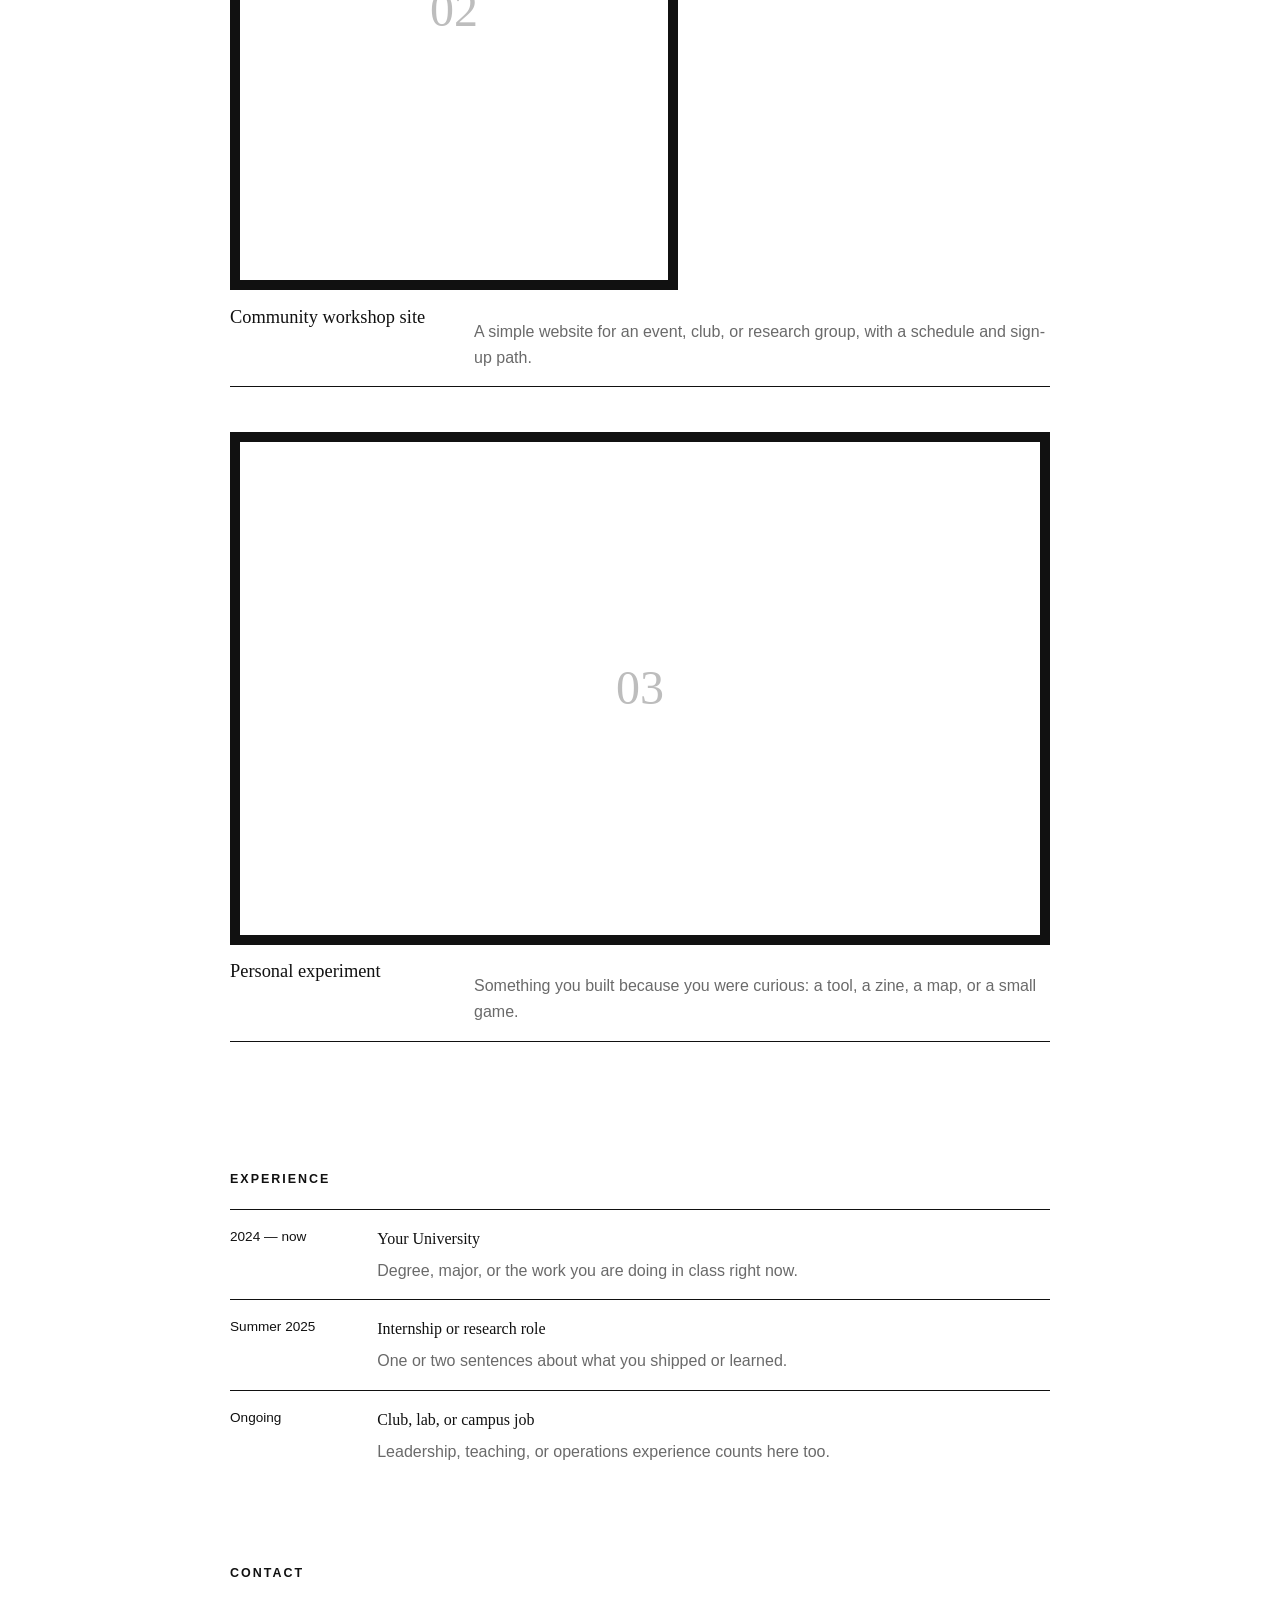
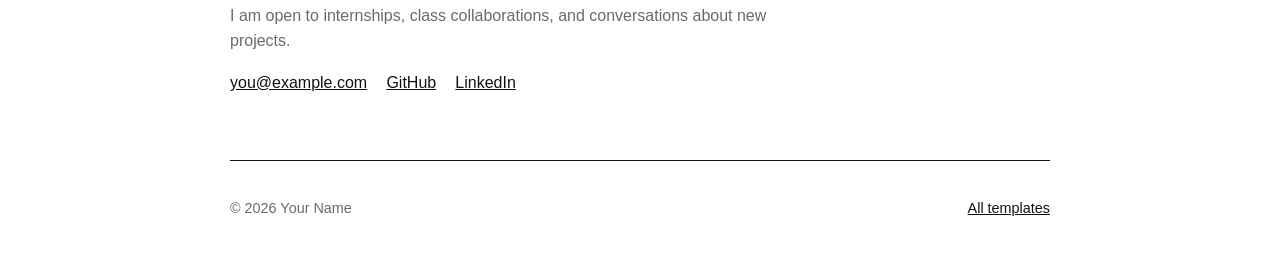
<file: templates/frame/index.html>
<!DOCTYPE html>
<html lang="en">
  <head>
    <meta charset="utf-8" />
    <meta name="viewport" content="width=device-width, initial-scale=1" />
    <!-- TODO: Replace "Your Name" and the description with your own details. -->
    <title>Your Name — Frame</title>
    <meta
      name="description"
      content="Selected work and images from Your Name."
    />
    <meta name="author" content="Your Name" />
    <meta name="robots" content="index, follow" />
    <link rel="canonical" href="https://YOUR-USERNAME.github.io/" />
    <meta property="og:type" content="website" />
    <meta property="og:title" content="Your Name — Frame" />
    <meta property="og:description" content="Projects, process, and contact." />
    <meta property="og:url" content="https://YOUR-USERNAME.github.io/" />
    <meta property="og:image" content="https://YOUR-USERNAME.github.io/assets/images/og-image.svg" />
    <meta name="twitter:card" content="summary_large_image" />
    <meta name="twitter:title" content="Your Name — Frame" />
    <meta name="twitter:description" content="Projects, process, and contact." />
    <link rel="icon" href="assets/images/favicon.svg" type="image/svg+xml" />
    <link rel="stylesheet" href="assets/css/styles.css" />
    <script src="../../site-config.js"></script>
    <script src="../../assets/js/apply-site-url.js"></script>
    <script type="application/ld+json">
      {
        "@context": "https://schema.org",
        "@type": "Person",
        "name": "Your Name",
        "url": "https://YOUR-USERNAME.github.io/",
        "jobTitle": "Student",
        "email": "mailto:you@example.com",
        "sameAs": [
          "https://github.com/YOUR-USERNAME",
          "https://www.linkedin.com/in/your-profile"
        ]
      }
    </script>
  </head>
  <body>
    <a class="skip-link" href="#main">Skip to content</a>
    <header class="site-header">
      <div class="wrap bar">
        <a class="logo" href="#top">Your Name</a>
        <button class="nav-toggle" type="button" data-nav-toggle aria-expanded="false" aria-controls="site-nav">Menu</button>
        <nav id="site-nav" class="site-nav" data-nav aria-label="Primary">
          <a href="#about">About</a>
          <a href="#projects">Work</a>
          <a href="#experience">Path</a>
          <a href="#contact">Contact</a>
        </nav>
      </div>
    </header>

    <main id="main">
      <section class="wrap hero" id="top">
        <!-- TODO: Put your name and a one-line introduction here. -->
        <h1>Your Name</h1>
        <p class="lede">Selected frames. Replace the empty pictures with your own work.</p>
      </section>

      <section class="wrap section" id="about">
        <h2>About</h2>
        <p>
          <!-- TODO: Write 2–4 sentences about who you are, what you study, and what you care about. -->
          I study images, rooms, and the stories they hold. Replace this with your
          program, the subjects you photograph or draw, and the kind of studio you
          want people to imagine.
        </p>
        <ul class="meta">
          <li><strong>Based</strong> Your City, Country</li>
          <li><strong>Now</strong> Your school or program</li>
          <li><strong>Open to</strong> Internship, exhibition, or collaboration</li>
        </ul>
      </section>

      <section class="wrap section" id="projects">
        <h2>Projects</h2>
        <article class="frame">
          <div class="mat" aria-hidden="true"><span>01</span></div>
          <div class="caption">
            <h3>Campus data story</h3>
            <p>A short project that turns a messy public dataset into a clear visual argument.</p>
          </div>
        </article>
        <article class="frame">
          <div class="mat alt" aria-hidden="true"><span>02</span></div>
          <div class="caption">
            <h3>Community workshop site</h3>
            <p>A simple website for an event, club, or research group, with a schedule and sign-up path.</p>
          </div>
        </article>
        <article class="frame">
          <div class="mat" aria-hidden="true"><span>03</span></div>
          <div class="caption">
            <h3>Personal experiment</h3>
            <p>Something you built because you were curious: a tool, a zine, a map, or a small game.</p>
          </div>
        </article>
      </section>

      <section class="wrap section" id="experience">
        <h2>Experience</h2>
        <ol class="captions">
          <li>
            <span>2024 — now</span>
            <strong>Your University</strong>
            Degree, major, or the work you are doing in class right now.
          </li>
          <li>
            <span>Summer 2025</span>
            <strong>Internship or research role</strong>
            One or two sentences about what you shipped or learned.
          </li>
          <li>
            <span>Ongoing</span>
            <strong>Club, lab, or campus job</strong>
            Leadership, teaching, or operations experience counts here too.
          </li>
        </ol>
      </section>

      <section class="wrap section" id="contact">
        <h2>Contact</h2>
        <p>
          <!-- TODO: Replace these links with your real email, GitHub, and LinkedIn. -->
          I am open to internships, class collaborations, and conversations about new projects.
        </p>
        <p class="links">
          <a href="mailto:you@example.com">you@example.com</a>
          <a href="https://github.com/YOUR-USERNAME">GitHub</a>
          <a href="https://www.linkedin.com/in/your-profile">LinkedIn</a>
        </p>
      </section>
    </main>

    <footer class="wrap site-footer">
      <p>© <span data-year>2026</span> Your Name</p>
      <p><a href="../../gallery/">All templates</a></p>
    </footer>
    <script src="assets/js/main.js"></script>
  </body>
</html>
</file>
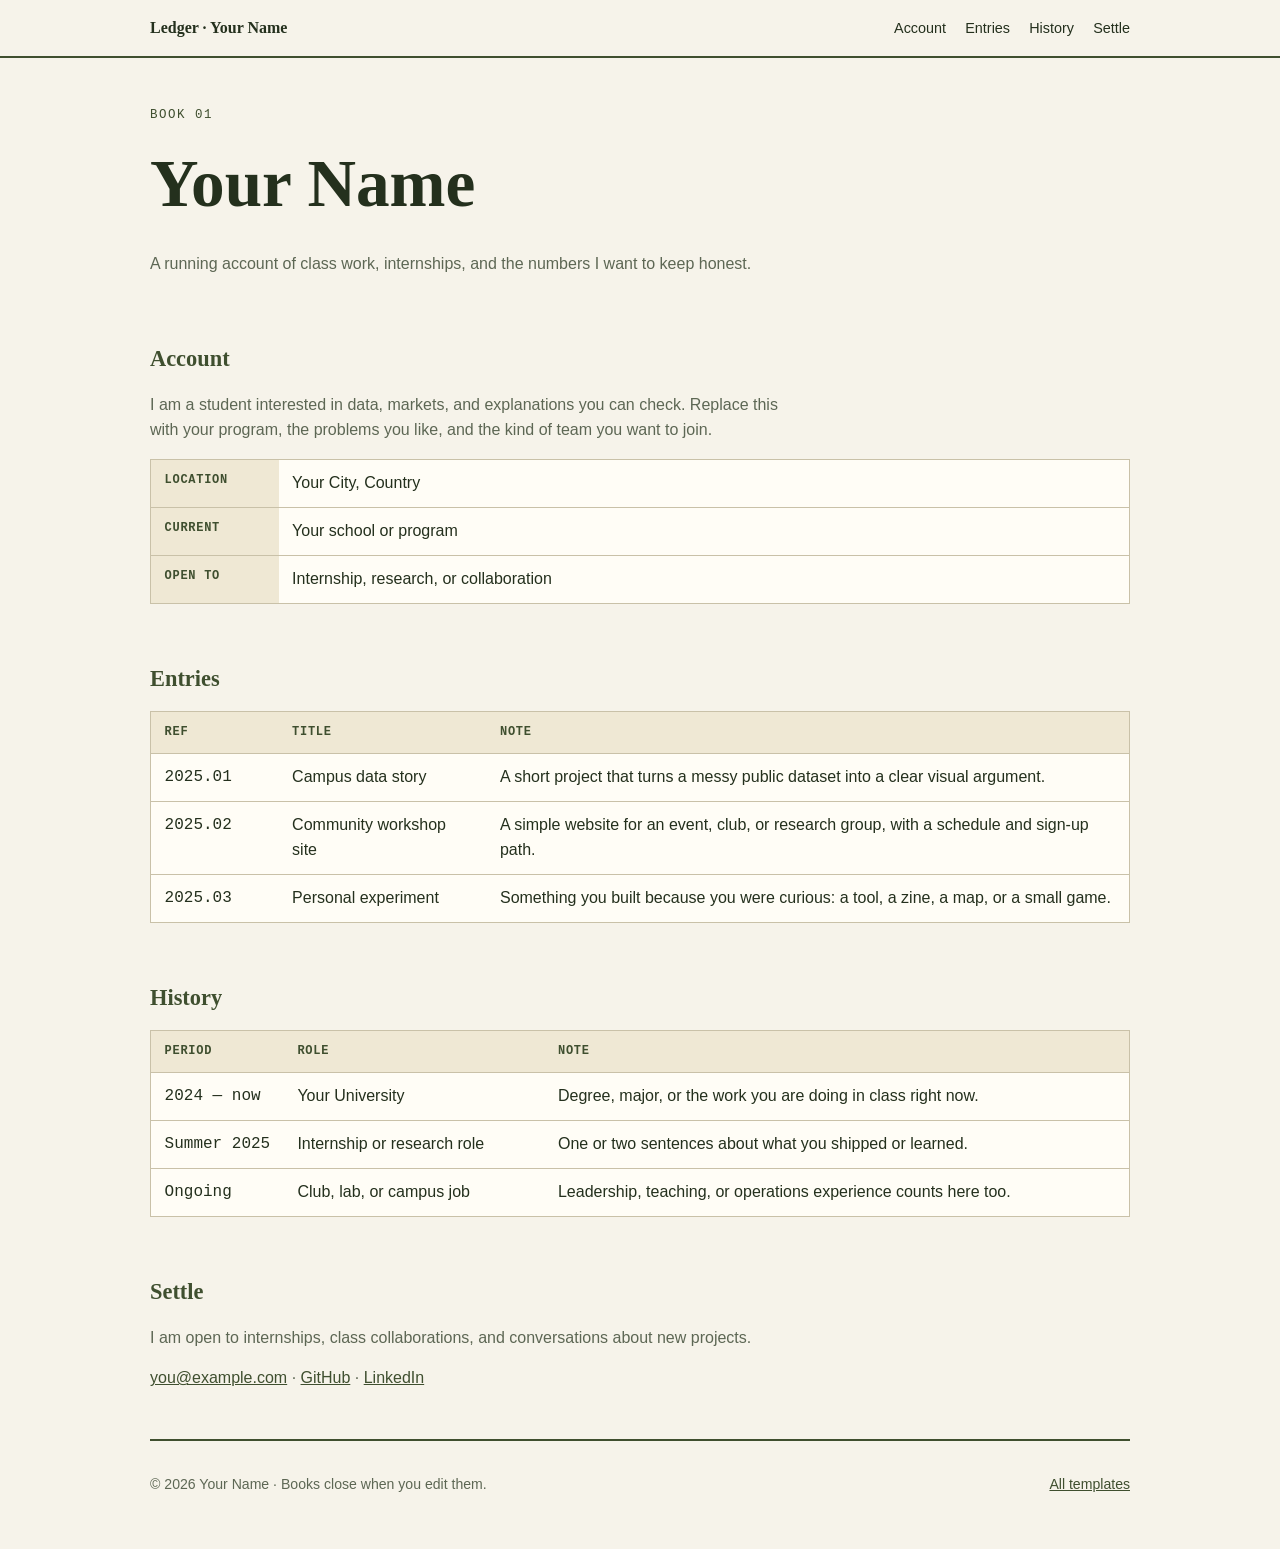
<file: templates/ledger/index.html>
<!DOCTYPE html>
<html lang="en">
  <head>
    <meta charset="utf-8" />
    <meta name="viewport" content="width=device-width, initial-scale=1" />
    <!-- TODO: Replace "Your Name" and the description with your own details. -->
    <title>Your Name — Ledger</title>
    <meta
      name="description"
      content="A tabular portfolio for Your Name."
    />
    <meta name="author" content="Your Name" />
    <meta name="robots" content="index, follow" />
    <link rel="canonical" href="https://YOUR-USERNAME.github.io/" />
    <meta property="og:type" content="website" />
    <meta property="og:title" content="Your Name — Ledger" />
    <meta property="og:description" content="Projects, experience, and ways to get in touch." />
    <meta property="og:url" content="https://YOUR-USERNAME.github.io/" />
    <meta property="og:image" content="https://YOUR-USERNAME.github.io/assets/images/og-image.svg" />
    <meta name="twitter:card" content="summary_large_image" />
    <meta name="twitter:title" content="Your Name — Ledger" />
    <meta name="twitter:description" content="Projects, experience, and ways to get in touch." />
    <link rel="icon" href="assets/images/favicon.svg" type="image/svg+xml" />
    <link rel="stylesheet" href="assets/css/styles.css" />
    <script src="../../site-config.js"></script>
    <script src="../../assets/js/apply-site-url.js"></script>
    <script type="application/ld+json">
      {
        "@context": "https://schema.org",
        "@type": "Person",
        "name": "Your Name",
        "url": "https://YOUR-USERNAME.github.io/",
        "jobTitle": "Student",
        "email": "mailto:you@example.com",
        "sameAs": [
          "https://github.com/YOUR-USERNAME",
          "https://www.linkedin.com/in/your-profile"
        ]
      }
    </script>
  </head>
  <body>
    <a class="skip-link" href="#main">Skip to content</a>
    <header class="site-header">
      <div class="wrap bar">
        <a class="logo" href="#top">Ledger · Your Name</a>
        <button class="nav-toggle" type="button" data-nav-toggle aria-expanded="false" aria-controls="site-nav">Menu</button>
        <nav id="site-nav" class="site-nav" data-nav aria-label="Primary">
          <a href="#about">Account</a>
          <a href="#projects">Entries</a>
          <a href="#experience">History</a>
          <a href="#contact">Settle</a>
        </nav>
      </div>
    </header>

    <main id="main" class="wrap">
      <section class="hero" id="top">
        <p class="book">Book 01</p>
        <!-- TODO: Put your name and a one-line introduction here. -->
        <h1>Your Name</h1>
        <p class="lede">
          A running account of class work, internships, and the numbers I want to
          keep honest.
        </p>
      </section>

      <section id="about">
        <h2>Account</h2>
        <p>
          <!-- TODO: Write 2–4 sentences about who you are, what you study, and what you care about. -->
          I am a student interested in data, markets, and explanations you can
          check. Replace this with your program, the problems you like, and the
          kind of team you want to join.
        </p>
        <table class="sheet">
          <tbody>
            <tr>
              <th>Location</th>
              <td>Your City, Country</td>
            </tr>
            <tr>
              <th>Current</th>
              <td>Your school or program</td>
            </tr>
            <tr>
              <th>Open to</th>
              <td>Internship, research, or collaboration</td>
            </tr>
          </tbody>
        </table>
      </section>

      <section id="projects">
        <h2>Entries</h2>
        <table class="sheet wide">
          <thead>
            <tr>
              <th>Ref</th>
              <th>Title</th>
              <th>Note</th>
            </tr>
          </thead>
          <tbody>
            <tr>
              <td>2025.01</td>
              <td>Campus data story</td>
              <td>A short project that turns a messy public dataset into a clear visual argument.</td>
            </tr>
            <tr>
              <td>2025.02</td>
              <td>Community workshop site</td>
              <td>A simple website for an event, club, or research group, with a schedule and sign-up path.</td>
            </tr>
            <tr>
              <td>2025.03</td>
              <td>Personal experiment</td>
              <td>Something you built because you were curious: a tool, a zine, a map, or a small game.</td>
            </tr>
          </tbody>
        </table>
      </section>

      <section id="experience">
        <h2>History</h2>
        <table class="sheet wide">
          <thead>
            <tr>
              <th>Period</th>
              <th>Role</th>
              <th>Note</th>
            </tr>
          </thead>
          <tbody>
            <tr>
              <td>2024 — now</td>
              <td>Your University</td>
              <td>Degree, major, or the work you are doing in class right now.</td>
            </tr>
            <tr>
              <td>Summer 2025</td>
              <td>Internship or research role</td>
              <td>One or two sentences about what you shipped or learned.</td>
            </tr>
            <tr>
              <td>Ongoing</td>
              <td>Club, lab, or campus job</td>
              <td>Leadership, teaching, or operations experience counts here too.</td>
            </tr>
          </tbody>
        </table>
      </section>

      <section id="contact">
        <h2>Settle</h2>
        <p>
          <!-- TODO: Replace these links with your real email, GitHub, and LinkedIn. -->
          I am open to internships, class collaborations, and conversations about new projects.
        </p>
        <p>
          <a href="mailto:you@example.com">you@example.com</a>
          · <a href="https://github.com/YOUR-USERNAME">GitHub</a>
          · <a href="https://www.linkedin.com/in/your-profile">LinkedIn</a>
        </p>
      </section>
    </main>

    <footer class="wrap site-footer">
      <p>© <span data-year>2026</span> Your Name · Books close when you edit them.</p>
      <p><a href="../../gallery/">All templates</a></p>
    </footer>
    <script src="assets/js/main.js"></script>
  </body>
</html>
</file>
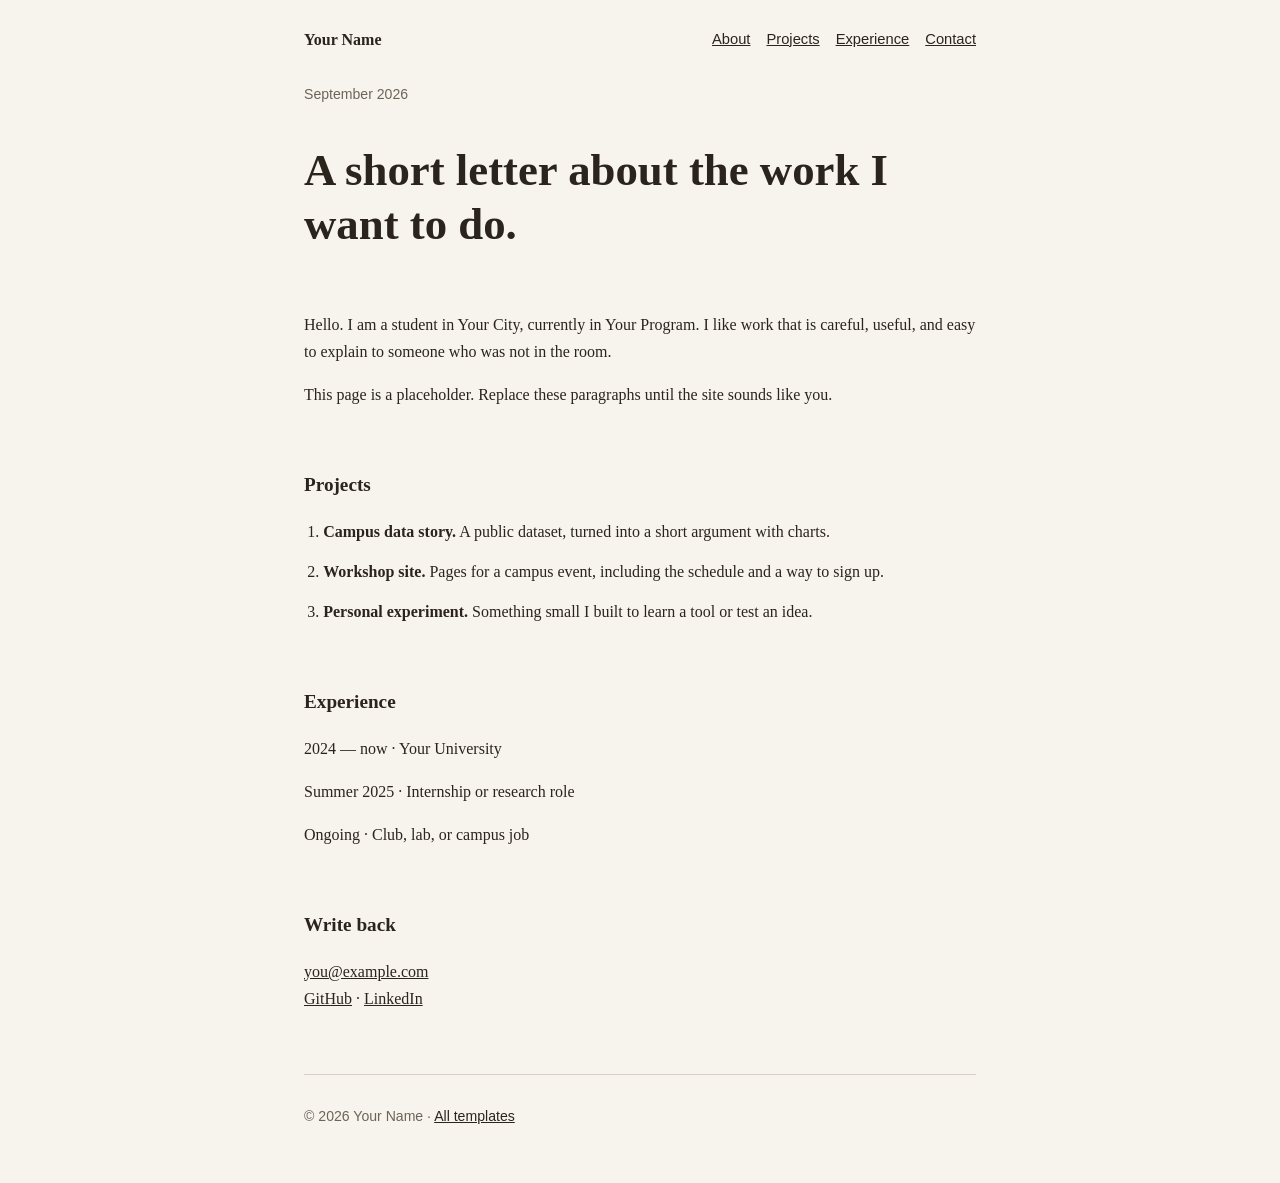
<file: templates/letter/index.html>
<!DOCTYPE html>
<html lang="en">
  <head>
    <meta charset="utf-8" />
    <meta name="viewport" content="width=device-width, initial-scale=1" />
    <!-- TODO: Replace "Your Name" and the description with your own details. -->
    <title>Your Name</title>
    <meta name="description" content="A short personal site for Your Name." />
    <meta name="author" content="Your Name" />
    <meta name="robots" content="index, follow" />
    <link rel="canonical" href="https://YOUR-USERNAME.github.io/" />
    <meta property="og:type" content="website" />
    <meta property="og:title" content="Your Name" />
    <meta property="og:description" content="Notes, projects, and a way to write back." />
    <meta property="og:url" content="https://YOUR-USERNAME.github.io/" />
    <meta property="og:image" content="https://YOUR-USERNAME.github.io/assets/images/og-image.svg" />
    <meta name="twitter:card" content="summary_large_image" />
    <meta name="twitter:title" content="Your Name" />
    <meta name="twitter:description" content="Notes, projects, and a way to write back." />
    <link rel="icon" href="assets/images/favicon.svg" type="image/svg+xml" />
    <link rel="stylesheet" href="assets/css/styles.css" />
    <script src="../../site-config.js"></script>
    <script src="../../assets/js/apply-site-url.js"></script>
    <script type="application/ld+json">
      {
        "@context": "https://schema.org",
        "@type": "Person",
        "name": "Your Name",
        "url": "https://YOUR-USERNAME.github.io/",
        "jobTitle": "Student",
        "email": "mailto:you@example.com",
        "sameAs": ["https://github.com/YOUR-USERNAME", "https://www.linkedin.com/in/your-profile"]
      }
    </script>
  </head>
  <body>
    <a class="skip-link" href="#main">Skip to content</a>
    <header class="wrap">
      <a class="logo" href="#top">Your Name</a>
      <button class="nav-toggle" type="button" data-nav-toggle aria-expanded="false" aria-controls="site-nav">Menu</button>
      <nav id="site-nav" class="site-nav" data-nav aria-label="Primary">
        <a href="#about">About</a>
        <a href="#projects">Projects</a>
        <a href="#experience">Experience</a>
        <a href="#contact">Contact</a>
      </nav>
    </header>

    <main id="main" class="wrap">
      <section id="top">
        <p class="date">September 2026</p>
        <h1>A short letter about the work I want to do.</h1>
      </section>

      <section id="about">
        <!-- TODO: Write in your own voice. -->
        <p>
          Hello. I am a student in Your City, currently in Your Program. I like
          work that is careful, useful, and easy to explain to someone who was
          not in the room.
        </p>
        <p>
          This page is a placeholder. Replace these paragraphs until the site
          sounds like you.
        </p>
      </section>

      <section id="projects">
        <h2>Projects</h2>
        <ol>
          <li>
            <strong>Campus data story.</strong>
            A public dataset, turned into a short argument with charts.
          </li>
          <li>
            <strong>Workshop site.</strong>
            Pages for a campus event, including the schedule and a way to sign up.
          </li>
          <li>
            <strong>Personal experiment.</strong>
            Something small I built to learn a tool or test an idea.
          </li>
        </ol>
      </section>

      <section id="experience">
        <h2>Experience</h2>
        <p>2024 — now · Your University</p>
        <p>Summer 2025 · Internship or research role</p>
        <p>Ongoing · Club, lab, or campus job</p>
      </section>

      <section id="contact">
        <h2>Write back</h2>
        <!-- TODO: Replace these links. -->
        <p>
          <a href="mailto:you@example.com">you@example.com</a><br />
          <a href="https://github.com/YOUR-USERNAME">GitHub</a> ·
          <a href="https://www.linkedin.com/in/your-profile">LinkedIn</a>
        </p>
      </section>
    </main>

    <footer class="wrap">
      <p>© <span data-year>2026</span> Your Name · <a href="../../gallery/">All templates</a></p>
    </footer>
    <script src="assets/js/main.js"></script>
  </body>
</html>
</file>
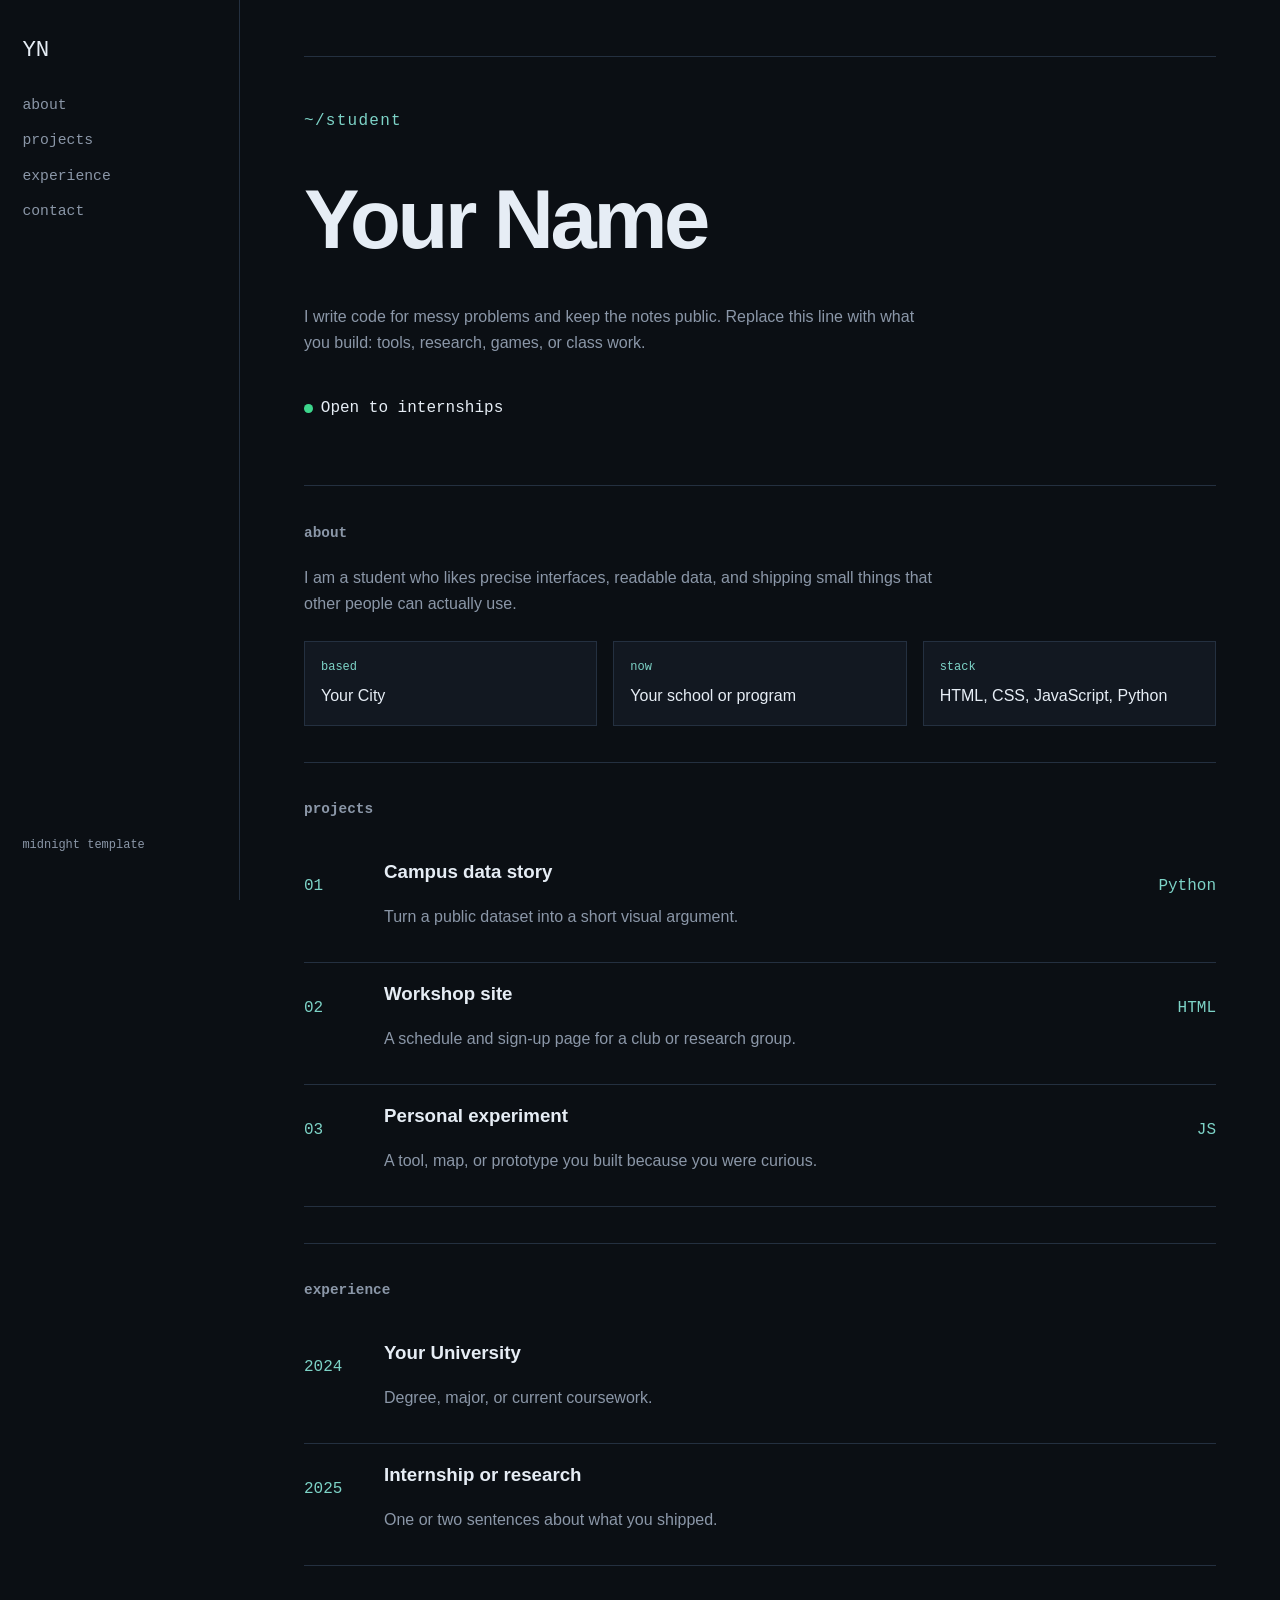
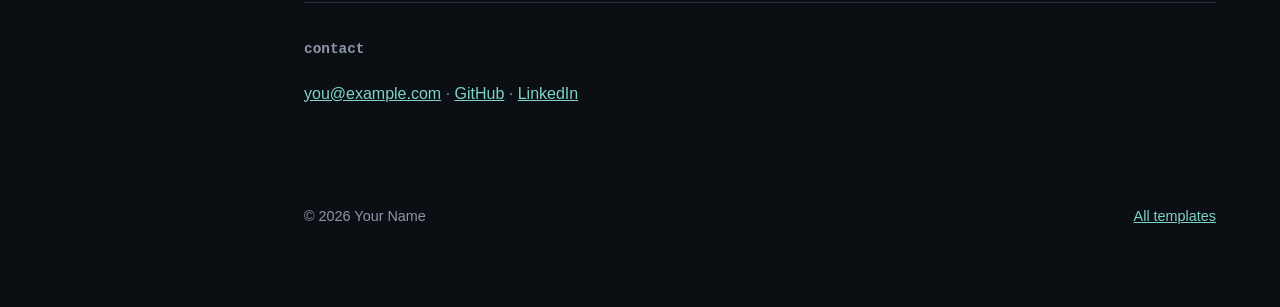
<file: templates/midnight/index.html>
<!DOCTYPE html>
<html lang="en">
  <head>
    <meta charset="utf-8" />
    <meta name="viewport" content="width=device-width, initial-scale=1" />
    <!-- TODO: Replace "Your Name" and the description with your own details. -->
    <title>Your Name — Developer Portfolio</title>
    <meta
      name="description"
      content="Personal website of Your Name, a student building software, data tools, and experiments on the web."
    />
    <meta name="author" content="Your Name" />
    <meta name="robots" content="index, follow" />
    <link rel="canonical" href="https://YOUR-USERNAME.github.io/" />
    <meta property="og:type" content="website" />
    <meta property="og:title" content="Your Name — Developer Portfolio" />
    <meta property="og:description" content="Projects, experience, and ways to get in touch." />
    <meta property="og:url" content="https://YOUR-USERNAME.github.io/" />
    <meta property="og:image" content="https://YOUR-USERNAME.github.io/assets/images/og-image.svg" />
    <meta name="twitter:card" content="summary_large_image" />
    <meta name="twitter:title" content="Your Name — Developer Portfolio" />
    <meta name="twitter:description" content="Projects, experience, and ways to get in touch." />
    <link rel="icon" href="assets/images/favicon.svg" type="image/svg+xml" />
    <link rel="stylesheet" href="assets/css/styles.css" />
    <script src="../../site-config.js"></script>
    <script src="../../assets/js/apply-site-url.js"></script>
    <script type="application/ld+json">
      {
        "@context": "https://schema.org",
        "@type": "Person",
        "name": "Your Name",
        "url": "https://YOUR-USERNAME.github.io/",
        "jobTitle": "Student",
        "email": "mailto:you@example.com",
        "sameAs": ["https://github.com/YOUR-USERNAME", "https://www.linkedin.com/in/your-profile"]
      }
    </script>
  </head>
  <body>
    <a class="skip-link" href="#main">Skip to content</a>
    <div class="shell">
      <aside class="rail">
        <a class="logo" href="#top">YN</a>
        <button class="nav-toggle" type="button" data-nav-toggle aria-expanded="false" aria-controls="site-nav">Menu</button>
        <nav id="site-nav" class="site-nav" data-nav aria-label="Primary">
          <a href="#about">about</a>
          <a href="#projects">projects</a>
          <a href="#experience">experience</a>
          <a href="#contact">contact</a>
        </nav>
        <p class="rail-note">midnight template</p>
      </aside>

      <main id="main">
        <section class="hero" id="top">
          <p class="eyebrow">~/student</p>
          <!-- TODO: Put your name and a one-line introduction here. -->
          <h1>Your Name</h1>
          <p class="lede">
            I write code for messy problems and keep the notes public. Replace this
            line with what you build: tools, research, games, or class work.
          </p>
          <p class="status"><span></span> Open to internships</p>
        </section>

        <section id="about">
          <h2>about</h2>
          <!-- TODO: Write 2–4 sentences about who you are. -->
          <p>
            I am a student who likes precise interfaces, readable data, and shipping
            small things that other people can actually use.
          </p>
          <dl class="meta">
            <div><dt>based</dt><dd>Your City</dd></div>
            <div><dt>now</dt><dd>Your school or program</dd></div>
            <div><dt>stack</dt><dd>HTML, CSS, JavaScript, Python</dd></div>
          </dl>
        </section>

        <section id="projects">
          <h2>projects</h2>
          <article class="row">
            <p class="idx">01</p>
            <div>
              <h3>Campus data story</h3>
              <p>Turn a public dataset into a short visual argument.</p>
            </div>
            <p class="lang">Python</p>
          </article>
          <article class="row">
            <p class="idx">02</p>
            <div>
              <h3>Workshop site</h3>
              <p>A schedule and sign-up page for a club or research group.</p>
            </div>
            <p class="lang">HTML</p>
          </article>
          <article class="row">
            <p class="idx">03</p>
            <div>
              <h3>Personal experiment</h3>
              <p>A tool, map, or prototype you built because you were curious.</p>
            </div>
            <p class="lang">JS</p>
          </article>
        </section>

        <section id="experience">
          <h2>experience</h2>
          <article class="row">
            <p class="idx">2024</p>
            <div>
              <h3>Your University</h3>
              <p>Degree, major, or current coursework.</p>
            </div>
          </article>
          <article class="row">
            <p class="idx">2025</p>
            <div>
              <h3>Internship or research</h3>
              <p>One or two sentences about what you shipped.</p>
            </div>
          </article>
        </section>

        <section id="contact">
          <h2>contact</h2>
          <!-- TODO: Replace these links. -->
          <p>
            <a href="mailto:you@example.com">you@example.com</a>
            · <a href="https://github.com/YOUR-USERNAME">GitHub</a>
            · <a href="https://www.linkedin.com/in/your-profile">LinkedIn</a>
          </p>
        </section>

        <footer>
          <p>© <span data-year>2026</span> Your Name</p>
          <p><a href="../../gallery/">All templates</a></p>
        </footer>
      </main>
    </div>
    <script src="assets/js/main.js"></script>
  </body>
</html>
</file>
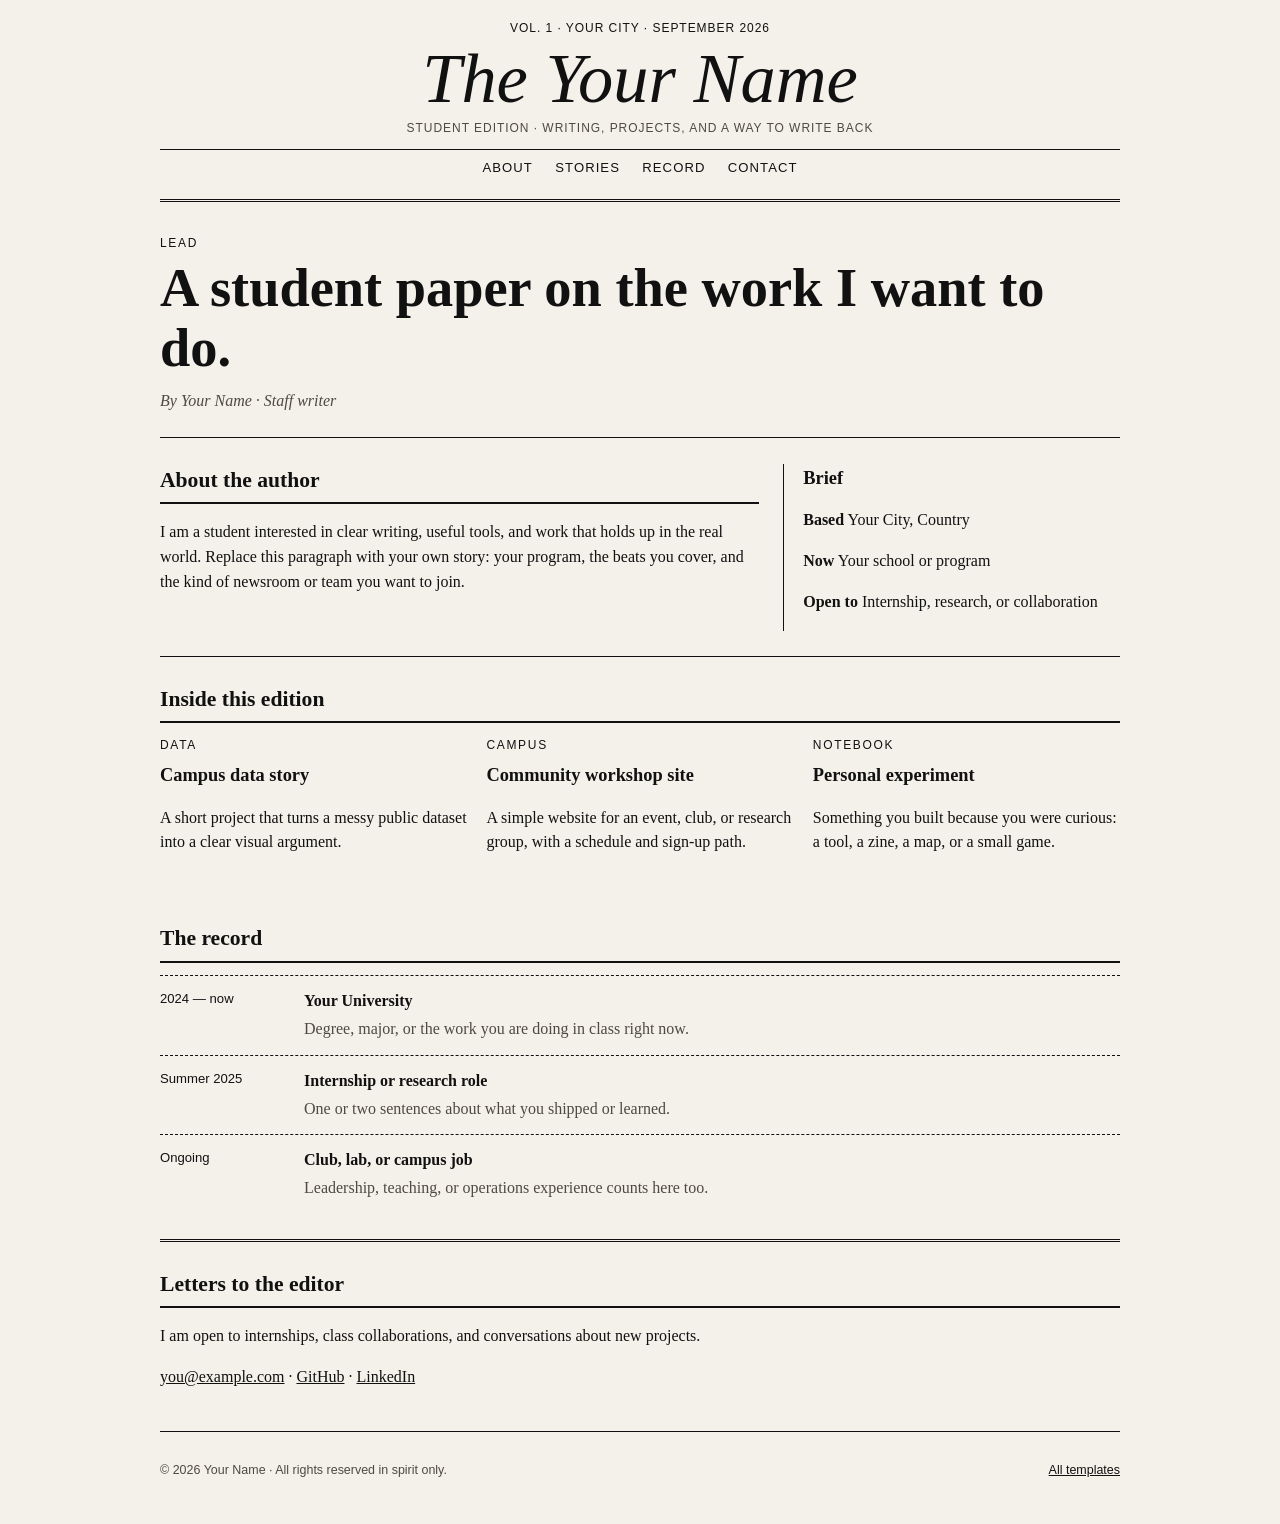
<file: templates/newsprint/index.html>
<!DOCTYPE html>
<html lang="en">
  <head>
    <meta charset="utf-8" />
    <meta name="viewport" content="width=device-width, initial-scale=1" />
    <!-- TODO: Replace "Your Name" and the description with your own details. -->
    <title>Your Name — Newsprint</title>
    <meta
      name="description"
      content="Notes, projects, and dispatches from Your Name."
    />
    <meta name="author" content="Your Name" />
    <meta name="robots" content="index, follow" />
    <link rel="canonical" href="https://YOUR-USERNAME.github.io/" />
    <meta property="og:type" content="website" />
    <meta property="og:title" content="Your Name — Newsprint" />
    <meta property="og:description" content="Projects, experience, and ways to get in touch." />
    <meta property="og:url" content="https://YOUR-USERNAME.github.io/" />
    <meta property="og:image" content="https://YOUR-USERNAME.github.io/assets/images/og-image.svg" />
    <meta name="twitter:card" content="summary_large_image" />
    <meta name="twitter:title" content="Your Name — Newsprint" />
    <meta name="twitter:description" content="Projects, experience, and ways to get in touch." />
    <link rel="icon" href="assets/images/favicon.svg" type="image/svg+xml" />
    <link rel="stylesheet" href="assets/css/styles.css" />
    <script src="../../site-config.js"></script>
    <script src="../../assets/js/apply-site-url.js"></script>
    <script type="application/ld+json">
      {
        "@context": "https://schema.org",
        "@type": "Person",
        "name": "Your Name",
        "url": "https://YOUR-USERNAME.github.io/",
        "jobTitle": "Student",
        "email": "mailto:you@example.com",
        "sameAs": [
          "https://github.com/YOUR-USERNAME",
          "https://www.linkedin.com/in/your-profile"
        ]
      }
    </script>
  </head>
  <body>
    <a class="skip-link" href="#main">Skip to content</a>
    <header class="wrap masthead">
      <p class="dateline">Vol. 1 · Your City · September 2026</p>
      <a class="logo" href="#top">The Your Name</a>
      <p class="banner">Student edition · writing, projects, and a way to write back</p>
      <button class="nav-toggle" type="button" data-nav-toggle aria-expanded="false" aria-controls="site-nav">Menu</button>
      <nav id="site-nav" class="site-nav" data-nav aria-label="Primary">
        <a href="#about">About</a>
        <a href="#projects">Stories</a>
        <a href="#experience">Record</a>
        <a href="#contact">Contact</a>
      </nav>
    </header>

    <main id="main" class="wrap">
      <section class="hero" id="top">
        <p class="kicker">Lead</p>
        <!-- TODO: Put your name and a one-line introduction here. -->
        <h1>A student paper on the work I want to do.</h1>
        <p class="byline">By Your Name · Staff writer</p>
      </section>

      <section id="about" class="split">
        <div>
          <h2>About the author</h2>
          <p>
            <!-- TODO: Write 2–4 sentences about who you are, what you study, and what you care about. -->
            I am a student interested in clear writing, useful tools, and work that
            holds up in the real world. Replace this paragraph with your own story:
            your program, the beats you cover, and the kind of newsroom or team you
            want to join.
          </p>
        </div>
        <aside>
          <h3>Brief</h3>
          <p><strong>Based</strong> Your City, Country</p>
          <p><strong>Now</strong> Your school or program</p>
          <p><strong>Open to</strong> Internship, research, or collaboration</p>
        </aside>
      </section>

      <section id="projects">
        <h2>Inside this edition</h2>
        <div class="stories">
          <article>
            <p class="kicker">Data</p>
            <h3>Campus data story</h3>
            <p>A short project that turns a messy public dataset into a clear visual argument.</p>
          </article>
          <article>
            <p class="kicker">Campus</p>
            <h3>Community workshop site</h3>
            <p>A simple website for an event, club, or research group, with a schedule and sign-up path.</p>
          </article>
          <article>
            <p class="kicker">Notebook</p>
            <h3>Personal experiment</h3>
            <p>Something you built because you were curious: a tool, a zine, a map, or a small game.</p>
          </article>
        </div>
      </section>

      <section id="experience">
        <h2>The record</h2>
        <ol class="record">
          <li>
            <time>2024 — now</time>
            <strong>Your University</strong>
            <span>Degree, major, or the work you are doing in class right now.</span>
          </li>
          <li>
            <time>Summer 2025</time>
            <strong>Internship or research role</strong>
            <span>One or two sentences about what you shipped or learned.</span>
          </li>
          <li>
            <time>Ongoing</time>
            <strong>Club, lab, or campus job</strong>
            <span>Leadership, teaching, or operations experience counts here too.</span>
          </li>
        </ol>
      </section>

      <section id="contact" class="letters">
        <h2>Letters to the editor</h2>
        <p>
          <!-- TODO: Replace these links with your real email, GitHub, and LinkedIn. -->
          I am open to internships, class collaborations, and conversations about new projects.
        </p>
        <p>
          <a href="mailto:you@example.com">you@example.com</a>
          · <a href="https://github.com/YOUR-USERNAME">GitHub</a>
          · <a href="https://www.linkedin.com/in/your-profile">LinkedIn</a>
        </p>
      </section>
    </main>

    <footer class="wrap site-footer">
      <p>© <span data-year>2026</span> Your Name · All rights reserved in spirit only.</p>
      <p><a href="../../gallery/">All templates</a></p>
    </footer>
    <script src="assets/js/main.js"></script>
  </body>
</html>
</file>
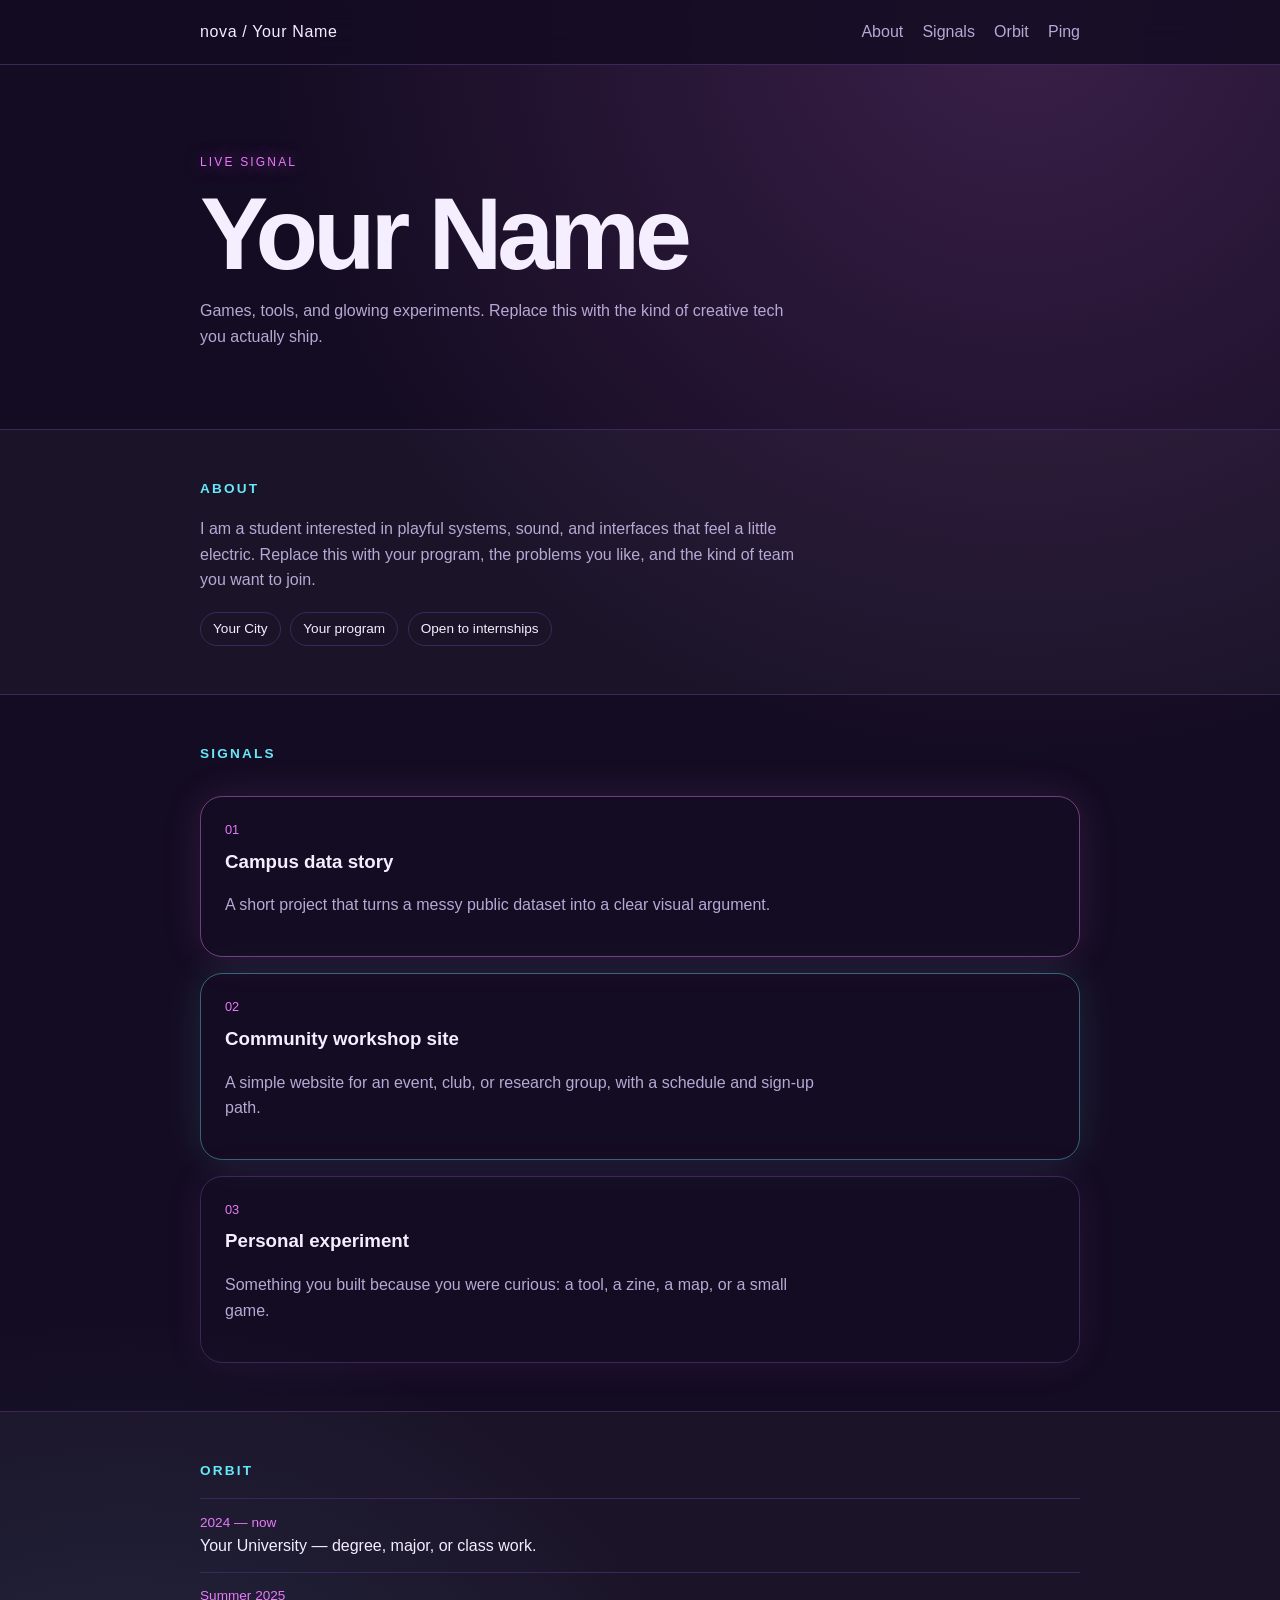
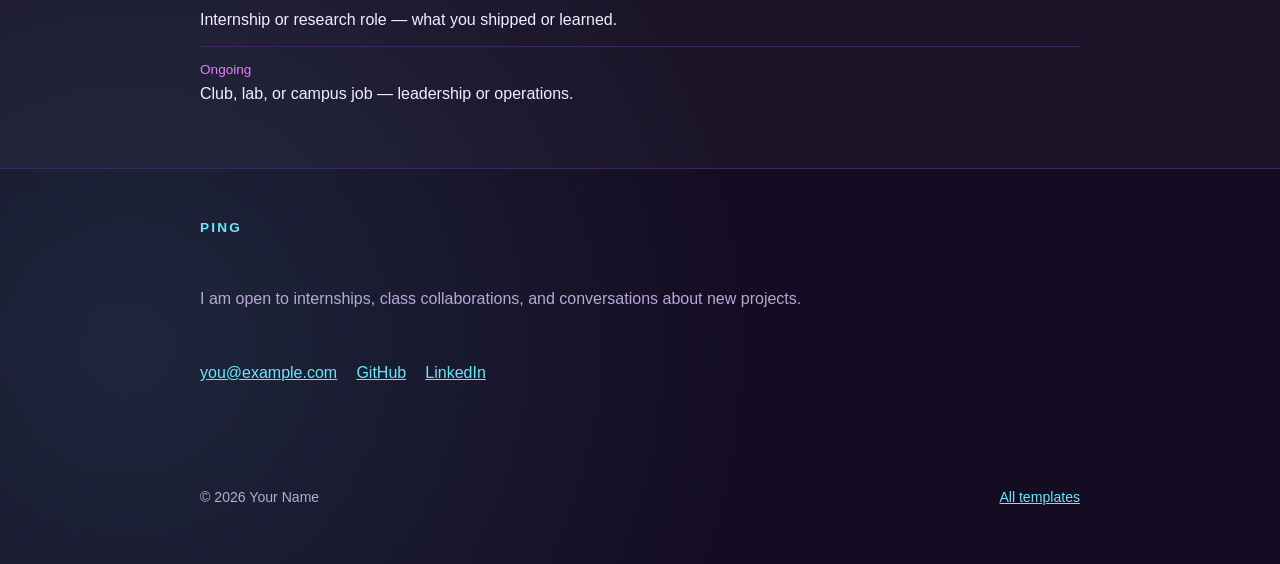
<file: templates/nova/index.html>
<!DOCTYPE html>
<html lang="en">
  <head>
    <meta charset="utf-8" />
    <meta name="viewport" content="width=device-width, initial-scale=1" />
    <!-- TODO: Replace "Your Name" and the description with your own details. -->
    <title>Your Name — Nova</title>
    <meta
      name="description"
      content="Creative tech work from Your Name."
    />
    <meta name="author" content="Your Name" />
    <meta name="robots" content="index, follow" />
    <link rel="canonical" href="https://YOUR-USERNAME.github.io/" />
    <meta property="og:type" content="website" />
    <meta property="og:title" content="Your Name — Nova" />
    <meta property="og:description" content="Projects, experience, and ways to get in touch." />
    <meta property="og:url" content="https://YOUR-USERNAME.github.io/" />
    <meta property="og:image" content="https://YOUR-USERNAME.github.io/assets/images/og-image.svg" />
    <meta name="twitter:card" content="summary_large_image" />
    <meta name="twitter:title" content="Your Name — Nova" />
    <meta name="twitter:description" content="Projects, experience, and ways to get in touch." />
    <link rel="icon" href="assets/images/favicon.svg" type="image/svg+xml" />
    <link rel="stylesheet" href="assets/css/styles.css" />
    <script src="../../site-config.js"></script>
    <script src="../../assets/js/apply-site-url.js"></script>
    <script type="application/ld+json">
      {
        "@context": "https://schema.org",
        "@type": "Person",
        "name": "Your Name",
        "url": "https://YOUR-USERNAME.github.io/",
        "jobTitle": "Student",
        "email": "mailto:you@example.com",
        "sameAs": [
          "https://github.com/YOUR-USERNAME",
          "https://www.linkedin.com/in/your-profile"
        ]
      }
    </script>
  </head>
  <body>
    <a class="skip-link" href="#main">Skip to content</a>
    <header class="site-header">
      <div class="wrap bar">
        <a class="logo" href="#top">nova / Your Name</a>
        <button class="nav-toggle" type="button" data-nav-toggle aria-expanded="false" aria-controls="site-nav">Menu</button>
        <nav id="site-nav" class="site-nav" data-nav aria-label="Primary">
          <a href="#about">About</a>
          <a href="#projects">Signals</a>
          <a href="#experience">Orbit</a>
          <a href="#contact">Ping</a>
        </nav>
      </div>
    </header>

    <main id="main">
      <section class="hero" id="top">
        <div class="wrap">
          <p class="glow">live signal</p>
          <!-- TODO: Put your name and a one-line introduction here. -->
          <h1>Your Name</h1>
          <p class="lede">
            Games, tools, and glowing experiments. Replace this with the kind of
            creative tech you actually ship.
          </p>
        </div>
      </section>

      <section class="band" id="about">
        <div class="wrap">
          <h2>About</h2>
          <p>
            <!-- TODO: Write 2–4 sentences about who you are, what you study, and what you care about. -->
            I am a student interested in playful systems, sound, and interfaces
            that feel a little electric. Replace this with your program, the
            problems you like, and the kind of team you want to join.
          </p>
          <div class="pills">
            <span>Your City</span>
            <span>Your program</span>
            <span>Open to internships</span>
          </div>
        </div>
      </section>

      <section class="wrap stack" id="projects">
        <h2>Signals</h2>
        <article class="burst magenta">
          <p>01</p>
          <h3>Campus data story</h3>
          <p>A short project that turns a messy public dataset into a clear visual argument.</p>
        </article>
        <article class="burst sky">
          <p>02</p>
          <h3>Community workshop site</h3>
          <p>A simple website for an event, club, or research group, with a schedule and sign-up path.</p>
        </article>
        <article class="burst mixed">
          <p>03</p>
          <h3>Personal experiment</h3>
          <p>Something you built because you were curious: a tool, a zine, a map, or a small game.</p>
        </article>
      </section>

      <section class="band" id="experience">
        <div class="wrap">
          <h2>Orbit</h2>
          <ol class="orbit">
            <li><span>2024 — now</span> Your University — degree, major, or class work.</li>
            <li><span>Summer 2025</span> Internship or research role — what you shipped or learned.</li>
            <li><span>Ongoing</span> Club, lab, or campus job — leadership or operations.</li>
          </ol>
        </div>
      </section>

      <section class="wrap stack" id="contact">
        <h2>Ping</h2>
        <p>
          <!-- TODO: Replace these links with your real email, GitHub, and LinkedIn. -->
          I am open to internships, class collaborations, and conversations about new projects.
        </p>
        <p class="links">
          <a href="mailto:you@example.com">you@example.com</a>
          <a href="https://github.com/YOUR-USERNAME">GitHub</a>
          <a href="https://www.linkedin.com/in/your-profile">LinkedIn</a>
        </p>
      </section>
    </main>

    <footer class="wrap site-footer">
      <p>© <span data-year>2026</span> Your Name</p>
      <p><a href="../../gallery/">All templates</a></p>
    </footer>
    <script src="assets/js/main.js"></script>
  </body>
</html>
</file>
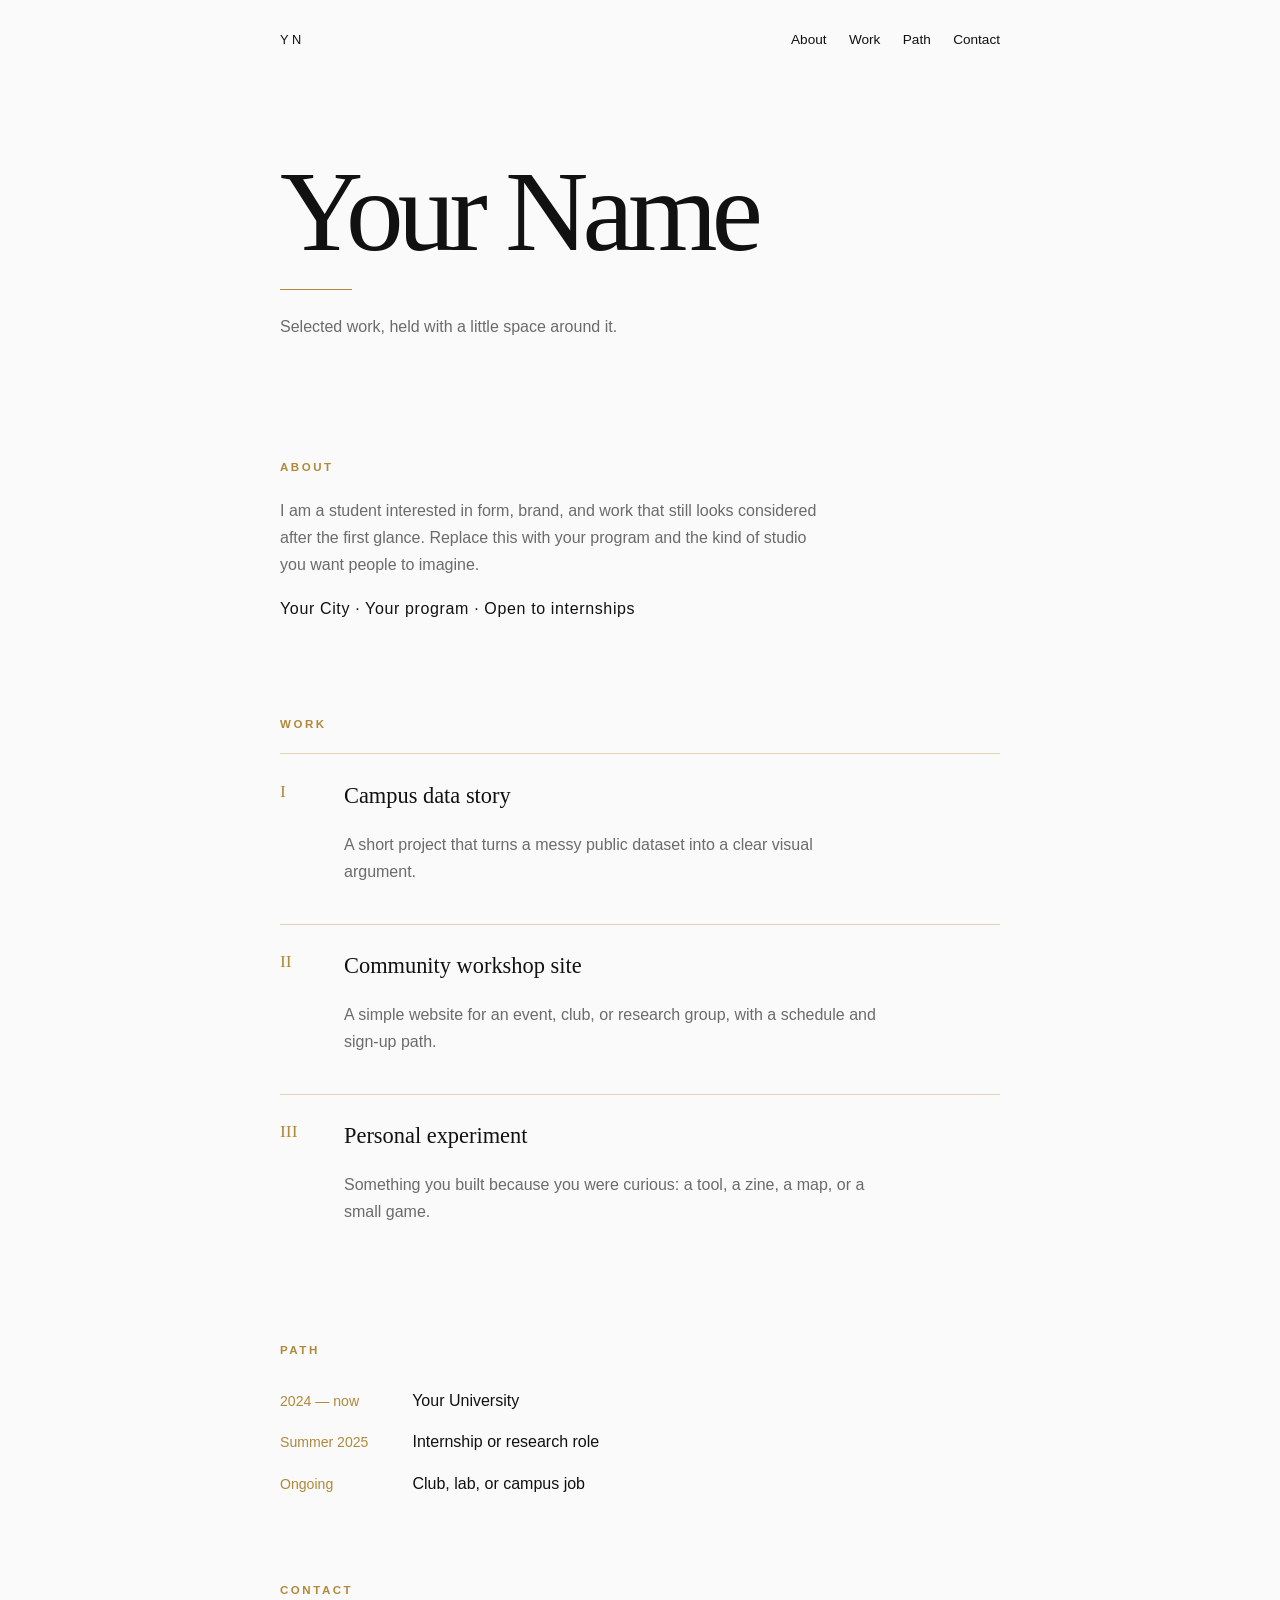
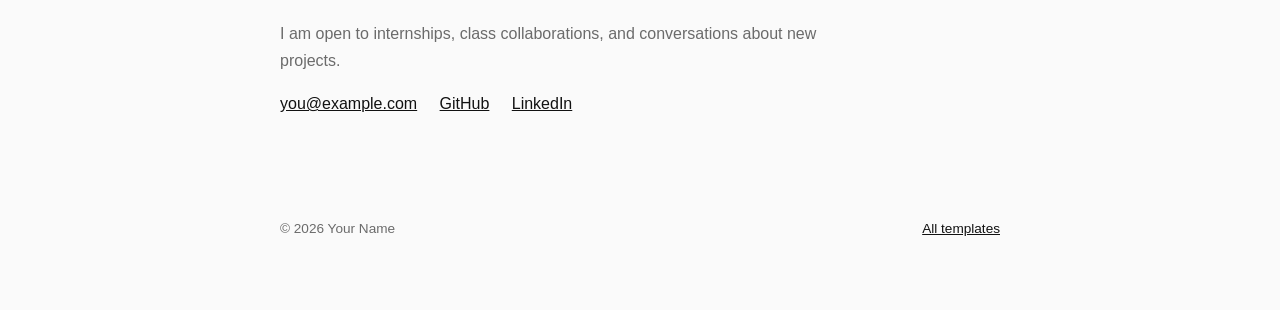
<file: templates/quartz/index.html>
<!DOCTYPE html>
<html lang="en">
  <head>
    <meta charset="utf-8" />
    <meta name="viewport" content="width=device-width, initial-scale=1" />
    <!-- TODO: Replace "Your Name" and the description with your own details. -->
    <title>Your Name — Quartz</title>
    <meta
      name="description"
      content="A quiet portfolio for Your Name."
    />
    <meta name="author" content="Your Name" />
    <meta name="robots" content="index, follow" />
    <link rel="canonical" href="https://YOUR-USERNAME.github.io/" />
    <meta property="og:type" content="website" />
    <meta property="og:title" content="Your Name — Quartz" />
    <meta property="og:description" content="Projects, experience, and contact." />
    <meta property="og:url" content="https://YOUR-USERNAME.github.io/" />
    <meta property="og:image" content="https://YOUR-USERNAME.github.io/assets/images/og-image.svg" />
    <meta name="twitter:card" content="summary_large_image" />
    <meta name="twitter:title" content="Your Name — Quartz" />
    <meta name="twitter:description" content="Projects, experience, and contact." />
    <link rel="icon" href="assets/images/favicon.svg" type="image/svg+xml" />
    <link rel="stylesheet" href="assets/css/styles.css" />
    <script src="../../site-config.js"></script>
    <script src="../../assets/js/apply-site-url.js"></script>
    <script type="application/ld+json">
      {
        "@context": "https://schema.org",
        "@type": "Person",
        "name": "Your Name",
        "url": "https://YOUR-USERNAME.github.io/",
        "jobTitle": "Student",
        "email": "mailto:you@example.com",
        "sameAs": [
          "https://github.com/YOUR-USERNAME",
          "https://www.linkedin.com/in/your-profile"
        ]
      }
    </script>
  </head>
  <body>
    <a class="skip-link" href="#main">Skip to content</a>
    <header class="wrap bar">
      <a class="logo" href="#top">YN</a>
      <button class="nav-toggle" type="button" data-nav-toggle aria-expanded="false" aria-controls="site-nav">Menu</button>
      <nav id="site-nav" class="site-nav" data-nav aria-label="Primary">
        <a href="#about">About</a>
        <a href="#projects">Work</a>
        <a href="#experience">Path</a>
        <a href="#contact">Contact</a>
      </nav>
    </header>

    <main id="main" class="wrap">
      <section class="hero" id="top">
        <!-- TODO: Put your name and a one-line introduction here. -->
        <h1>Your Name</h1>
        <p class="gold-rule" aria-hidden="true"></p>
        <p class="lede">Selected work, held with a little space around it.</p>
      </section>

      <section id="about">
        <h2>About</h2>
        <p>
          <!-- TODO: Write 2–4 sentences about who you are, what you study, and what you care about. -->
          I am a student interested in form, brand, and work that still looks
          considered after the first glance. Replace this with your program and
          the kind of studio you want people to imagine.
        </p>
        <p class="facts">Your City · Your program · Open to internships</p>
      </section>

      <section id="projects">
        <h2>Work</h2>
        <ol class="work">
          <li>
            <span>I</span>
            <div>
              <h3>Campus data story</h3>
              <p>A short project that turns a messy public dataset into a clear visual argument.</p>
            </div>
          </li>
          <li>
            <span>II</span>
            <div>
              <h3>Community workshop site</h3>
              <p>A simple website for an event, club, or research group, with a schedule and sign-up path.</p>
            </div>
          </li>
          <li>
            <span>III</span>
            <div>
              <h3>Personal experiment</h3>
              <p>Something you built because you were curious: a tool, a zine, a map, or a small game.</p>
            </div>
          </li>
        </ol>
      </section>

      <section id="experience">
        <h2>Path</h2>
        <ul class="path">
          <li><em>2024 — now</em> Your University</li>
          <li><em>Summer 2025</em> Internship or research role</li>
          <li><em>Ongoing</em> Club, lab, or campus job</li>
        </ul>
      </section>

      <section id="contact">
        <h2>Contact</h2>
        <p>
          <!-- TODO: Replace these links with your real email, GitHub, and LinkedIn. -->
          I am open to internships, class collaborations, and conversations about new projects.
        </p>
        <p class="links">
          <a href="mailto:you@example.com">you@example.com</a>
          <a href="https://github.com/YOUR-USERNAME">GitHub</a>
          <a href="https://www.linkedin.com/in/your-profile">LinkedIn</a>
        </p>
      </section>
    </main>

    <footer class="wrap site-footer">
      <p>© <span data-year>2026</span> Your Name</p>
      <p><a href="../../gallery/">All templates</a></p>
    </footer>
    <script src="assets/js/main.js"></script>
  </body>
</html>
</file>
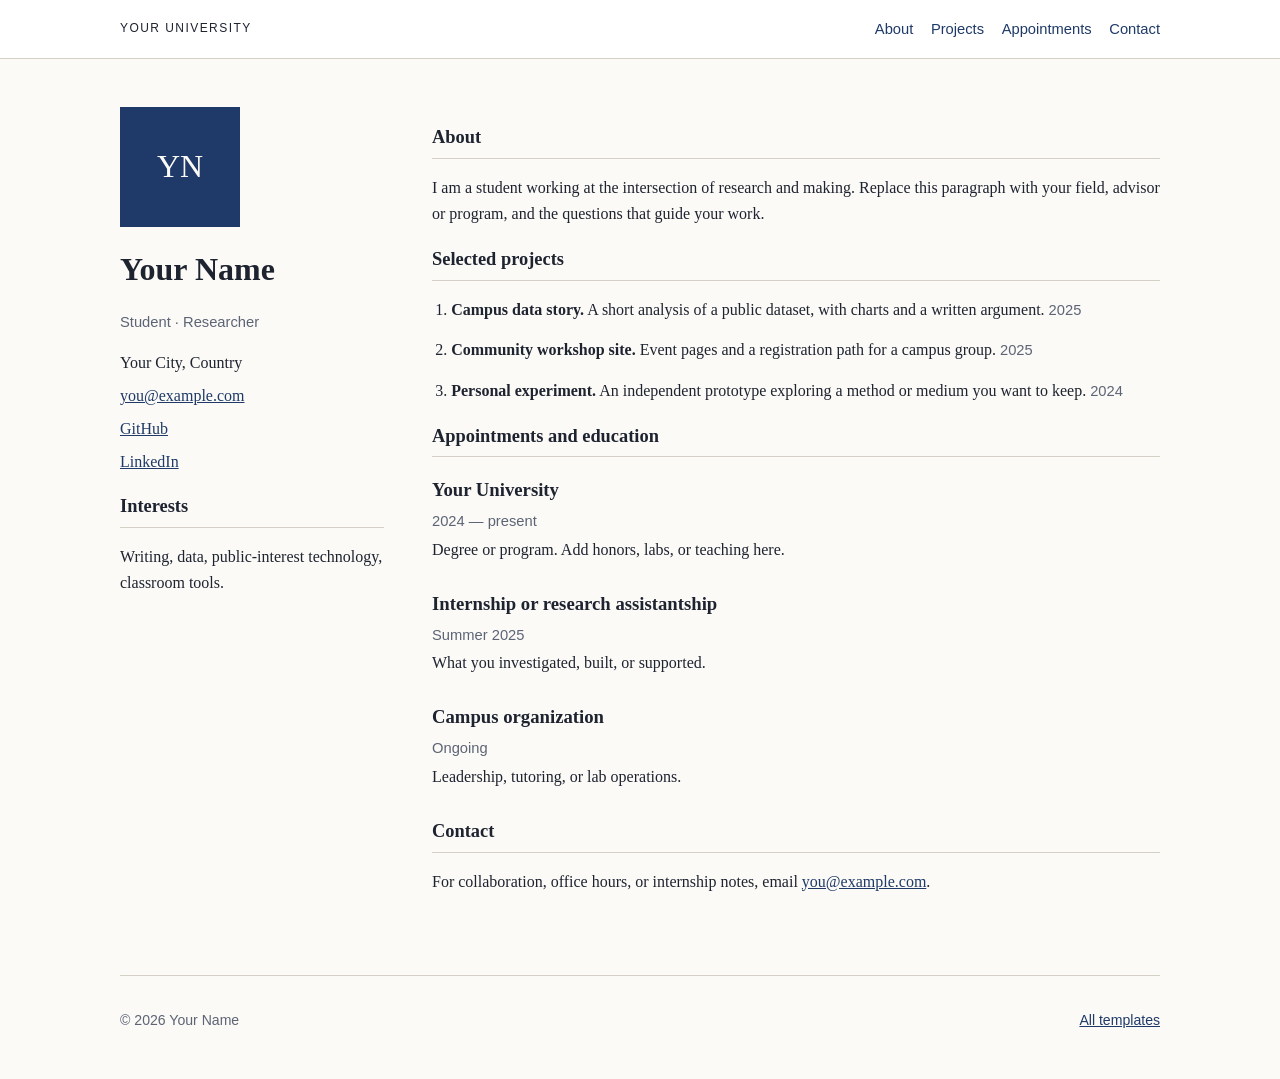
<file: templates/scholar/index.html>
<!DOCTYPE html>
<html lang="en">
  <head>
    <meta charset="utf-8" />
    <meta name="viewport" content="width=device-width, initial-scale=1" />
    <!-- TODO: Replace "Your Name" and the description with your own details. -->
    <title>Your Name — Curriculum Vitae</title>
    <meta name="description" content="Academic homepage and CV for Your Name." />
    <meta name="author" content="Your Name" />
    <meta name="robots" content="index, follow" />
    <link rel="canonical" href="https://YOUR-USERNAME.github.io/" />
    <meta property="og:type" content="website" />
    <meta property="og:title" content="Your Name — Curriculum Vitae" />
    <meta property="og:description" content="Research, projects, and contact information." />
    <meta property="og:url" content="https://YOUR-USERNAME.github.io/" />
    <meta property="og:image" content="https://YOUR-USERNAME.github.io/assets/images/og-image.svg" />
    <meta name="twitter:card" content="summary_large_image" />
    <meta name="twitter:title" content="Your Name — Curriculum Vitae" />
    <meta name="twitter:description" content="Research, projects, and contact information." />
    <link rel="icon" href="assets/images/favicon.svg" type="image/svg+xml" />
    <link rel="stylesheet" href="assets/css/styles.css" />
    <script src="../../site-config.js"></script>
    <script src="../../assets/js/apply-site-url.js"></script>
    <script type="application/ld+json">
      {
        "@context": "https://schema.org",
        "@type": "Person",
        "name": "Your Name",
        "url": "https://YOUR-USERNAME.github.io/",
        "jobTitle": "Student",
        "email": "mailto:you@example.com",
        "sameAs": ["https://github.com/YOUR-USERNAME", "https://www.linkedin.com/in/your-profile"]
      }
    </script>
  </head>
  <body>
    <a class="skip-link" href="#main">Skip to content</a>
    <header class="masthead">
      <div class="wrap bar">
        <p class="institution">Your University</p>
        <button class="nav-toggle" type="button" data-nav-toggle aria-expanded="false" aria-controls="site-nav">Menu</button>
        <nav id="site-nav" class="site-nav" data-nav aria-label="Primary">
          <a href="#about">About</a>
          <a href="#projects">Projects</a>
          <a href="#experience">Appointments</a>
          <a href="#contact">Contact</a>
        </nav>
      </div>
    </header>

    <main id="main" class="wrap layout">
      <aside class="sidebar">
        <div class="photo" aria-hidden="true">YN</div>
        <h1>Your Name</h1>
        <p class="role">Student · Researcher</p>
        <ul class="sidebar-list">
          <li>Your City, Country</li>
          <li><a href="mailto:you@example.com">you@example.com</a></li>
          <li><a href="https://github.com/YOUR-USERNAME">GitHub</a></li>
          <li><a href="https://www.linkedin.com/in/your-profile">LinkedIn</a></li>
        </ul>
        <h2>Interests</h2>
        <p>Writing, data, public-interest technology, classroom tools.</p>
      </aside>

      <div class="content">
        <section id="about">
          <h2>About</h2>
          <!-- TODO: Write a short academic bio. -->
          <p>
            I am a student working at the intersection of research and making.
            Replace this paragraph with your field, advisor or program, and the
            questions that guide your work.
          </p>
        </section>

        <section id="projects">
          <h2>Selected projects</h2>
          <ol class="biblio">
            <li>
              <strong>Campus data story.</strong>
              A short analysis of a public dataset, with charts and a written argument.
              <span class="year">2025</span>
            </li>
            <li>
              <strong>Community workshop site.</strong>
              Event pages and a registration path for a campus group.
              <span class="year">2025</span>
            </li>
            <li>
              <strong>Personal experiment.</strong>
              An independent prototype exploring a method or medium you want to keep.
              <span class="year">2024</span>
            </li>
          </ol>
        </section>

        <section id="experience">
          <h2>Appointments and education</h2>
          <article class="cv-item">
            <h3>Your University</h3>
            <p class="when">2024 — present</p>
            <p>Degree or program. Add honors, labs, or teaching here.</p>
          </article>
          <article class="cv-item">
            <h3>Internship or research assistantship</h3>
            <p class="when">Summer 2025</p>
            <p>What you investigated, built, or supported.</p>
          </article>
          <article class="cv-item">
            <h3>Campus organization</h3>
            <p class="when">Ongoing</p>
            <p>Leadership, tutoring, or lab operations.</p>
          </article>
        </section>

        <section id="contact">
          <h2>Contact</h2>
          <!-- TODO: Replace these links. -->
          <p>
            For collaboration, office hours, or internship notes, email
            <a href="mailto:you@example.com">you@example.com</a>.
          </p>
        </section>
      </div>
    </main>

    <footer class="wrap site-footer">
      <p>© <span data-year>2026</span> Your Name</p>
      <p><a href="../../gallery/">All templates</a></p>
    </footer>
    <script src="assets/js/main.js"></script>
  </body>
</html>
</file>
<file: assets/css/styles.css>
:root {
  --bg: #fdf6ee;
  --ink: #233f29;
  --muted: #5d7264;
  --gold: #233f29;
  --line: rgba(35, 63, 41, 0.2);
  --serif: "Bodoni Moda", Didot, "Bodoni MT", Palatino, Georgia, serif;
  --sans: "Bodoni Moda", Didot, "Bodoni MT", Palatino, Georgia, serif;
  --max: 1080px;
}

*,
*::before,
*::after {
  box-sizing: border-box;
}

html {
  scroll-behavior: smooth;
}

body {
  margin: 0;
  background: var(--bg);
  color: var(--ink);
  font-family: var(--sans);
  line-height: 1.7;
}

a {
  color: var(--ink);
}

.skip-link {
  position: absolute;
  left: 1rem;
  top: -3rem;
  z-index: 20;
  padding: 0.5rem 0.8rem;
  background: var(--ink);
  color: var(--bg);
  text-decoration: none;
}

.skip-link:focus {
  top: 1rem;
}

.wrap {
  width: min(var(--max), calc(100% - 2.4rem));
  margin-inline: auto;
}

.bar {
  position: relative;
  z-index: 10;
  display: flex;
  align-items: center;
  justify-content: space-between;
  min-height: 5rem;
}

.logo {
  text-decoration: none;
  font-family: var(--serif);
  letter-spacing: 0.18em;
  text-transform: uppercase;
  font-size: 0.78rem;
  font-weight: 400;
}

.nav-toggle {
  display: none;
  border: 0;
  border-bottom: 1px solid var(--gold);
  background: transparent;
  color: var(--ink);
  padding: 0.3rem 0;
  font: inherit;
}

.site-nav {
  display: flex;
  gap: 1.15rem;
}

.site-nav a {
  font-family: var(--serif);
  text-decoration: none;
  font-size: 0.82rem;
  font-weight: 400;
  letter-spacing: 0.14em;
  text-transform: uppercase;
}

.site-nav a[aria-current="page"] {
  border-bottom: 1px solid var(--ink);
  padding-bottom: 0.15rem;
}

.hero {
  display: grid;
  grid-template-columns: 210px minmax(0, 1fr);
  gap: 1.5rem 2.4rem;
  align-items: start;
  padding: 2.2rem 0 4.5rem;
}

.hero-photo {
  margin: 0;
}

.hero-photo img {
  display: block;
  width: 100%;
  height: auto;
  object-fit: cover;
}

h1 {
  margin: 0;
  font-family: var(--serif);
  font-size: clamp(4.2rem, 8vw, 7.4rem);
  font-weight: 400;
  letter-spacing: 0.01em;
  line-height: 0.84;
  text-transform: uppercase;
}

h1 span {
  display: block;
}

.role {
  margin: 1.6rem 0 0;
  color: var(--ink);
  font-size: 0.75rem;
  font-weight: 500;
  letter-spacing: 0.18em;
  text-transform: uppercase;
}

.gold-rule {
  width: 4.5rem;
  height: 1px;
  margin: 1.6rem 0 1.4rem;
  background: var(--gold);
}

.lede,
section p,
.work p {
  color: var(--muted);
  max-width: 34rem;
}

section {
  padding: 3.2rem 0;
  border-top: 1px solid var(--line);
}

.hero,
.case-page {
  border-top: 0;
}

section p.statement,
section p.closer {
  color: var(--ink);
  font-family: var(--serif);
  font-weight: 400;
}

section p.statement {
  max-width: 40rem;
  font-size: clamp(1.45rem, 2.3vw, 1.9rem);
  line-height: 1.4;
}

section p.closer {
  max-width: none;
  margin: 0 0 0.8rem;
  font-size: clamp(3rem, 7vw, 5.2rem);
  line-height: 0.9;
  letter-spacing: -0.03em;
}

section p.role {
  max-width: none;
  margin: 1.6rem 0 0;
  color: var(--ink);
  font-size: 0.75rem;
  font-weight: 500;
  letter-spacing: 0.18em;
  text-transform: uppercase;
}

h2 {
  margin: 0 0 1.4rem;
  font-family: var(--serif);
  font-size: clamp(2.1rem, 4.2vw, 3.2rem);
  font-weight: 400;
  letter-spacing: 0.06em;
  line-height: 1;
  text-transform: uppercase;
  color: var(--ink);
}

.facts {
  color: var(--ink) !important;
  letter-spacing: 0.04em;
}

section p.question {
  margin: 0 0 1.2rem;
  max-width: 38rem;
  color: var(--ink);
  font-family: var(--serif);
  font-size: clamp(1.55rem, 3.2vw, 2.05rem);
  font-weight: 400;
  line-height: 1.35;
  letter-spacing: -0.02em;
}

.cases {
  display: grid;
  grid-template-columns: repeat(3, minmax(0, 1fr));
  gap: 1.4rem;
  margin-top: 2.2rem;
}

.cases figure {
  margin: 0;
}

.cases img {
  display: block;
  width: 100%;
  height: auto;
}

.cases figcaption {
  margin-top: 0.75rem;
  max-width: 34rem;
  color: var(--muted);
}

.cases figcaption strong {
  display: block;
  margin-bottom: 0.15rem;
  color: var(--ink);
  font-family: var(--serif);
  font-size: 1.35rem;
  font-weight: 400;
}

.work,
.path {
  margin: 0;
  padding: 0;
  list-style: none;
}

.work li {
  display: grid;
  grid-template-columns: 3rem 1fr;
  gap: 1rem;
  padding: 1.4rem 0;
  border-top: 1px solid var(--line);
}

.work span {
  font-family: var(--serif);
  color: var(--gold);
  font-size: 1.1rem;
}

.work h3 {
  margin: 0 0 0.35rem;
  font-family: var(--serif);
  font-size: 1.4rem;
  font-weight: 400;
}

.work h3 a {
  color: inherit;
  text-underline-offset: 0.18em;
}

.path li {
  display: grid;
  grid-template-columns: 10.5rem 1fr;
  gap: 0.35rem 1.25rem;
  padding: 0.55rem 0;
}

.path em {
  font-style: normal;
  color: var(--muted);
  font-size: 0.88rem;
}

.links {
  display: flex;
  flex-wrap: wrap;
  gap: 1.4rem;
}

.links a {
  font-size: 0.78rem;
  font-weight: 500;
  letter-spacing: 0.14em;
  text-transform: uppercase;
  text-decoration: none;
  border-bottom: 1px solid var(--ink);
}

.site-footer {
  display: flex;
  justify-content: space-between;
  gap: 1rem;
  padding: 2rem 0 3.5rem;
  color: var(--muted);
  font-size: 0.85rem;
}

.missing {
  min-height: 70vh;
  display: grid;
  align-content: center;
}

:focus-visible {
  outline: 1px solid var(--gold);
  outline-offset: 4px;
}

@media (max-width: 800px) {
  .hero {
    grid-template-columns: 112px minmax(0, 1fr);
    gap: 0.9rem 1.1rem;
    align-items: start;
  }

  h1 {
    font-size: clamp(2.7rem, 12vw, 4.4rem);
  }

  .cases {
    grid-template-columns: 1fr;
  }

  .logo {
    letter-spacing: 0.14em;
  }
}

@media (max-width: 900px) {
  .nav-toggle {
    display: inline-flex;
  }

  .site-nav {
    display: none;
    position: absolute;
    top: 5rem;
    right: 1.2rem;
    left: 1.2rem;
    padding: 1rem;
    flex-direction: column;
    background: var(--bg);
    border-top: 1px solid var(--gold);
  }

  .site-nav.is-open {
    display: flex;
  }

  .work li,
  .path li,
  .site-footer {
    grid-template-columns: 1fr;
  }
}
</file>
<file: assets/css/gallery.css>
:root {
  --bg: #f3efe6;
  --ink: #1b1f1c;
  --muted: #5d645e;
  --line: #d5cec0;
  --card: #fffdf8;
  --sans: "Avenir Next", "Segoe UI", sans-serif;
  --serif: "Iowan Old Style", Palatino, Georgia, serif;
}

*,
*::before,
*::after {
  box-sizing: border-box;
}

body {
  margin: 0;
  background:
    radial-gradient(circle at 10% 0%, rgba(15, 92, 69, 0.08), transparent 28%),
    var(--bg);
  color: var(--ink);
  font-family: var(--sans);
  line-height: 1.55;
}

a {
  color: inherit;
}

.wrap {
  width: min(1100px, calc(100% - 2rem));
  margin-inline: auto;
}

.hero {
  padding: 4.5rem 0 2rem;
}

.eyebrow {
  letter-spacing: 0.12em;
  text-transform: uppercase;
  font-size: 0.78rem;
  color: #0f5c45;
  font-weight: 700;
}

h1 {
  font-family: var(--serif);
  font-size: clamp(2.6rem, 6vw, 4.4rem);
  line-height: 1.05;
  max-width: 14ch;
  margin: 0.4rem 0 1rem;
}

.lede {
  max-width: 40rem;
  color: var(--muted);
  font-size: 1.08rem;
}

.grid {
  display: grid;
  grid-template-columns: repeat(2, 1fr);
  gap: 1.1rem;
  padding: 1rem 0 4rem;
}

.card {
  display: grid;
  background: var(--card);
  border: 1px solid var(--line);
  border-radius: 22px;
  overflow: hidden;
  text-decoration: none;
  min-height: 100%;
}

.card:hover {
  transform: translateY(-3px);
}

.preview {
  min-height: 10.5rem;
  padding: 1.2rem;
}

.preview.editorial {
  background: linear-gradient(160deg, #0f5c45, #c45c26 90%);
  color: #f6f1e8;
}

.preview.midnight {
  background: #0b0f14;
  color: #7dd3c7;
  font-family: ui-monospace, monospace;
}

.preview.scholar {
  background: #1f3a68;
  color: #fbfaf6;
}

.preview.studio {
  background: #c7371b;
  color: #efe7d8;
}

.preview.letter {
  background: #2a241c;
  color: #f7f4ee;
}

.preview.atlas {
  background: #1d4ed8;
  color: #e8eaee;
  font-family: "Helvetica Neue", Helvetica, sans-serif;
}

.preview.frame {
  background: #111;
  color: #fff;
}

.preview.newsprint {
  background: #f4f1ea;
  color: #111;
  border-bottom: 1px solid #d5cec0;
}

.preview.blueprint {
  background: #0e7490;
  color: #f3f7fb;
  font-family: ui-monospace, monospace;
}

.preview.quartz {
  background: #fafafa;
  color: #111;
  border-bottom: 1px solid #d5cec0;
}

.preview.ledger {
  background: #3f4f2f;
  color: #f6f3ea;
}

.preview.nova {
  background: #140c22;
  color: #e879f9;
}

.preview.archive {
  background: #8c4a4a;
  color: #f7f0e8;
}

.preview.workbench {
  background: #e2b007;
  color: #1c1a16;
}

.preview.summit {
  background: #1f3d2d;
  color: #eef3ee;
}

.preview strong {
  display: block;
  font-size: 2rem;
  font-family: var(--serif);
  line-height: 1;
}

.preview.midnight strong,
.preview.blueprint strong {
  font-family: ui-monospace, monospace;
}

.preview.atlas strong {
  font-family: "Helvetica Neue", Helvetica, sans-serif;
}

.copy {
  padding: 1.1rem 1.2rem 1.3rem;
}

.copy h2 {
  margin: 0 0 0.4rem;
  font-size: 1.25rem;
}

.copy p {
  margin: 0;
  color: var(--muted);
}

.wide {
  grid-column: 1 / -1;
}

.note,
footer {
  color: var(--muted);
  padding-bottom: 2rem;
}

footer {
  border-top: 1px solid var(--line);
  padding-top: 1rem;
}

:focus-visible {
  outline: 3px solid #c45c26;
  outline-offset: 3px;
}

@media (max-width: 760px) {
  .grid {
    grid-template-columns: 1fr;
  }
}
</file>
<file: templates/archive/assets/css/styles.css>
:root {
  --bg: #f7f0e8;
  --paper: #fff8f0;
  --ink: #3a2a2a;
  --muted: #7a6464;
  --rose: #8c4a4a;
  --line: #e0d0c4;
  --serif: "Iowan Old Style", Palatino, Georgia, serif;
  --sans: "Avenir Next", "Segoe UI", Helvetica, sans-serif;
  --max: 920px;
}

*,
*::before,
*::after {
  box-sizing: border-box;
}

html {
  scroll-behavior: smooth;
}

body {
  margin: 0;
  background: var(--bg);
  color: var(--ink);
  font-family: var(--serif);
  line-height: 1.65;
}

a {
  color: var(--rose);
}

.skip-link {
  position: absolute;
  left: 1rem;
  top: -3rem;
  z-index: 20;
  padding: 0.5rem 0.8rem;
  background: var(--rose);
  color: #fff;
  text-decoration: none;
  font-family: var(--sans);
}

.skip-link:focus {
  top: 1rem;
}

.wrap {
  width: min(var(--max), calc(100% - 2rem));
  margin-inline: auto;
}

.site-header {
  border-bottom: 1px solid var(--rose);
  background: #fff8f0;
}

.bar {
  display: flex;
  align-items: center;
  justify-content: space-between;
  gap: 1rem;
  min-height: 4.2rem;
}

.institution,
.acc {
  margin: 0;
  font-family: var(--sans);
  font-size: 0.72rem;
  letter-spacing: 0.16em;
  text-transform: uppercase;
  color: var(--rose);
}

.logo {
  color: var(--ink);
  text-decoration: none;
  font-size: 1.25rem;
}

.nav-toggle {
  display: none;
  border: 1px solid var(--rose);
  background: var(--paper);
  color: var(--ink);
  padding: 0.35rem 0.7rem;
  font: inherit;
}

.site-nav {
  display: flex;
  gap: 1.1rem;
  font-family: var(--sans);
  font-size: 0.88rem;
}

.site-nav a {
  text-decoration: none;
}

.hero {
  padding: 3.5rem 0 2rem;
}

h1 {
  margin: 0.4rem 0 0.8rem;
  font-size: clamp(2.6rem, 6vw, 4.4rem);
  font-weight: 400;
}

.lede,
.card p,
ol {
  color: var(--muted);
}

section {
  padding: 0 0 2rem;
}

h2 {
  margin: 0 0 0.7rem;
  font-size: 1.5rem;
  font-weight: 400;
}

.card {
  background: var(--paper);
  border: 1px solid var(--line);
  padding: 1.3rem 1.4rem;
  margin-bottom: 1.2rem;
  box-shadow: 0 8px 0 rgba(140, 74, 74, 0.08);
}

.card .acc {
  margin-bottom: 0.6rem;
}

dl {
  display: grid;
  grid-template-columns: repeat(3, 1fr);
  gap: 1rem;
  margin: 1.2rem 0 0;
}

dt {
  font-family: var(--sans);
  font-size: 0.72rem;
  letter-spacing: 0.12em;
  text-transform: uppercase;
  color: var(--rose);
}

dd {
  margin: 0.2rem 0 0;
}

.holdings {
  display: grid;
  grid-template-columns: repeat(3, 1fr);
  gap: 1rem;
}

ol {
  margin: 0;
  padding-left: 1.1rem;
}

ol span {
  display: block;
  font-family: var(--sans);
  font-size: 0.8rem;
  color: var(--rose);
}

.site-footer {
  display: flex;
  justify-content: space-between;
  gap: 1rem;
  padding: 1.2rem 0 2.4rem;
  font-family: var(--sans);
  font-size: 0.85rem;
  color: var(--muted);
}

.missing {
  min-height: 70vh;
  display: grid;
  align-content: center;
}

:focus-visible {
  outline: 2px solid var(--rose);
  outline-offset: 3px;
}

@media (max-width: 860px) {
  .bar {
    flex-wrap: wrap;
  }

  .nav-toggle {
    display: inline-flex;
    margin-left: auto;
  }

  .site-nav {
    display: none;
    width: 100%;
    flex-direction: column;
    padding-bottom: 0.8rem;
  }

  .site-nav.is-open {
    display: flex;
  }

  .institution {
    width: 100%;
  }

  dl,
  .holdings,
  .site-footer {
    grid-template-columns: 1fr;
  }
}
</file>
<file: templates/atlas/assets/css/styles.css>
:root {
  --bg: #e8eaee;
  --paper: #f7f8fa;
  --ink: #0d1117;
  --muted: #5a6270;
  --line: #c5c9d1;
  --accent: #1d4ed8;
  --sans: "Helvetica Neue", Helvetica, Arial, sans-serif;
  --max: 1120px;
}

*,
*::before,
*::after {
  box-sizing: border-box;
}

html {
  scroll-behavior: smooth;
}

body {
  margin: 0;
  background: var(--bg);
  color: var(--ink);
  font-family: var(--sans);
  line-height: 1.55;
  letter-spacing: -0.01em;
}

a {
  color: var(--accent);
}

.skip-link {
  position: absolute;
  left: 1rem;
  top: -3rem;
  z-index: 20;
  padding: 0.5rem 0.8rem;
  background: var(--accent);
  color: #fff;
  text-decoration: none;
}

.skip-link:focus {
  top: 1rem;
}

.wrap {
  width: min(var(--max), calc(100% - 2.4rem));
  margin-inline: auto;
}

.site-header {
  position: sticky;
  top: 0;
  z-index: 10;
  background: rgba(232, 234, 238, 0.94);
  border-bottom: 1px solid var(--ink);
}

.site-header .bar {
  position: relative;
}

.bar {
  display: flex;
  align-items: center;
  justify-content: space-between;
  min-height: 3.4rem;
}

.logo {
  color: var(--ink);
  text-decoration: none;
  font-weight: 700;
  letter-spacing: 0.08em;
  text-transform: uppercase;
  font-size: 0.78rem;
}

.nav-toggle {
  display: none;
  border: 1px solid var(--ink);
  background: var(--paper);
  color: var(--ink);
  padding: 0.35rem 0.7rem;
  font: inherit;
}

.site-nav {
  display: flex;
  gap: 1.4rem;
}

.site-nav a {
  color: var(--ink);
  text-decoration: none;
  font-size: 0.82rem;
  letter-spacing: 0.04em;
  text-transform: uppercase;
}

.site-nav a:hover {
  color: var(--accent);
}

.idx {
  margin: 0;
  font-size: 0.75rem;
  letter-spacing: 0.16em;
  text-transform: uppercase;
  color: var(--accent);
  font-weight: 700;
}

.hero {
  display: grid;
  grid-template-columns: 4rem 1fr;
  gap: 1.5rem;
  padding: 5rem 0 3.5rem;
  border-bottom: 1px solid var(--ink);
}

.eyebrow {
  margin: 0 0 0.8rem;
  letter-spacing: 0.18em;
  text-transform: uppercase;
  font-size: 0.72rem;
  color: var(--muted);
}

h1,
h2,
h3 {
  margin: 0 0 0.7rem;
  font-weight: 700;
  letter-spacing: -0.04em;
  line-height: 1.05;
}

h1 {
  font-size: clamp(3.4rem, 9vw, 7rem);
  text-transform: uppercase;
}

h2 {
  font-size: 1.1rem;
  text-transform: uppercase;
  letter-spacing: 0.12em;
}

.lede,
.section-intro,
.muted,
.cols p,
.row p {
  color: var(--muted);
  max-width: 42rem;
}

.section {
  padding: 3rem 0;
  border-bottom: 1px solid var(--line);
}

.rule {
  display: grid;
  grid-template-columns: 4rem 1fr;
  gap: 1.5rem;
  align-items: baseline;
  margin-bottom: 1.6rem;
}

.cols {
  display: grid;
  grid-template-columns: repeat(3, 1fr);
  gap: 0;
  border-top: 1px solid var(--ink);
}

.cols article {
  padding: 1.3rem 1.2rem 1.3rem 0;
  border-right: 1px solid var(--line);
}

.cols article:last-child {
  border-right: 0;
  padding-right: 0;
}

.module {
  min-height: 14rem;
  background: var(--paper);
  padding: 1.3rem 1.2rem !important;
  border-right: 1px solid var(--ink) !important;
}

.rows {
  display: grid;
}

.row {
  display: grid;
  grid-template-columns: 8rem 14rem 1fr;
  gap: 1rem;
  padding: 1.1rem 0;
  border-top: 1px solid var(--line);
}

.when {
  margin: 0;
  font-size: 0.82rem;
  color: var(--accent);
  font-weight: 700;
}

.contact {
  background: var(--accent);
  color: #fff;
}

.contact-inner {
  display: grid;
  grid-template-columns: 4rem 1.2fr 0.8fr;
  gap: 1.5rem;
  padding: 3rem 0;
}

.contact .idx,
.contact h2,
.contact p,
.contact a {
  color: #fff;
}

.links {
  display: grid;
  gap: 0.5rem;
  align-content: start;
}

.site-footer {
  padding: 1.2rem 0 2rem;
  font-size: 0.85rem;
  color: var(--muted);
}

.footer-inner {
  display: flex;
  justify-content: space-between;
}

.missing {
  min-height: 70vh;
  display: grid;
  align-content: center;
}

:focus-visible {
  outline: 2px solid var(--accent);
  outline-offset: 3px;
}

@media (max-width: 860px) {
  .nav-toggle {
    display: inline-flex;
  }

  .site-nav {
    display: none;
    position: absolute;
    top: 3.4rem;
    right: 1.2rem;
    left: 1.2rem;
    padding: 1rem;
    flex-direction: column;
    background: var(--paper);
    border: 1px solid var(--ink);
  }

  .site-nav.is-open {
    display: flex;
  }

  .hero,
  .rule,
  .cols,
  .row,
  .contact-inner,
  .footer-inner {
    grid-template-columns: 1fr;
  }

  .cols article,
  .module {
    border-right: 0 !important;
    border-bottom: 1px solid var(--line);
    padding-right: 0 !important;
  }
}
</file>
<file: templates/blueprint/assets/css/styles.css>
:root {
  --bg: #f3f7fb;
  --ink: #12313a;
  --muted: #4a6b74;
  --line: #8ec5d1;
  --accent: #0e7490;
  --mono: "SF Mono", "IBM Plex Mono", ui-monospace, Menlo, monospace;
  --sans: "Avenir Next", "Segoe UI", Helvetica, sans-serif;
  --max: 1040px;
}

*,
*::before,
*::after {
  box-sizing: border-box;
}

html {
  scroll-behavior: smooth;
}

body {
  margin: 0;
  color: var(--ink);
  font-family: var(--sans);
  line-height: 1.6;
  background-color: var(--bg);
  background-image:
    linear-gradient(rgba(14, 116, 144, 0.07) 1px, transparent 1px),
    linear-gradient(90deg, rgba(14, 116, 144, 0.07) 1px, transparent 1px);
  background-size: 24px 24px;
}

a {
  color: var(--accent);
}

.skip-link {
  position: absolute;
  left: 1rem;
  top: -3rem;
  z-index: 20;
  padding: 0.5rem 0.8rem;
  background: var(--accent);
  color: #fff;
  text-decoration: none;
}

.skip-link:focus {
  top: 1rem;
}

.wrap {
  width: min(var(--max), calc(100% - 2rem));
  margin-inline: auto;
}

.title-block {
  position: sticky;
  top: 0;
  z-index: 10;
  background: rgba(243, 247, 251, 0.92);
  border-bottom: 2px solid var(--accent);
}

.bar {
  display: flex;
  align-items: center;
  justify-content: space-between;
  min-height: 3.6rem;
}

.logo,
.callout,
.label,
.dims dt,
.revs span {
  font-family: var(--mono);
  letter-spacing: 0.06em;
  text-transform: uppercase;
  font-size: 0.78rem;
  color: var(--accent);
}

.logo {
  text-decoration: none;
  font-weight: 700;
}

.nav-toggle {
  display: none;
  border: 1px solid var(--accent);
  background: var(--bg);
  color: var(--ink);
  padding: 0.35rem 0.7rem;
  font: inherit;
}

.site-nav {
  display: flex;
  gap: 1.2rem;
}

.site-nav a {
  text-decoration: none;
  font-family: var(--mono);
  font-size: 0.8rem;
  color: var(--ink);
}

.hero {
  padding: 3.5rem 0 2rem;
}

h1 {
  margin: 0.4rem 0 0.8rem;
  font-size: clamp(2.6rem, 7vw, 4.8rem);
  letter-spacing: -0.03em;
  line-height: 1;
}

.lede,
.sheet p {
  max-width: 40rem;
  color: var(--muted);
}

.sheet {
  margin: 1.4rem 0 2rem;
  padding: 1.2rem 1.3rem;
  border: 1px solid var(--accent);
  background: rgba(243, 247, 251, 0.86);
}

.label {
  margin-bottom: 0.8rem;
}

.dims {
  display: grid;
  grid-template-columns: repeat(3, 1fr);
  gap: 1rem;
  margin: 1.2rem 0 0;
}

.dims dt {
  margin: 0;
}

.dims dd {
  margin: 0.25rem 0 0;
}

.drawings {
  display: grid;
  grid-template-columns: repeat(3, 1fr);
  gap: 1rem;
}

.revs {
  margin: 0;
  padding: 0;
  list-style: none;
}

.revs li {
  padding: 0.55rem 0;
  border-top: 1px dashed var(--line);
}

.stamp {
  border-width: 3px;
}

.site-footer {
  display: flex;
  justify-content: space-between;
  gap: 1rem;
  padding: 1rem 0 2.4rem;
  font-family: var(--mono);
  font-size: 0.75rem;
  color: var(--muted);
}

.missing {
  min-height: 70vh;
  display: grid;
  align-content: center;
}

:focus-visible {
  outline: 2px solid var(--accent);
  outline-offset: 3px;
}

@media (max-width: 860px) {
  .nav-toggle {
    display: inline-flex;
  }

  .site-nav {
    display: none;
    position: absolute;
    top: 3.6rem;
    right: 1rem;
    left: 1rem;
    padding: 1rem;
    flex-direction: column;
    background: var(--bg);
    border: 1px solid var(--accent);
  }

  .site-nav.is-open {
    display: flex;
  }

  .dims,
  .drawings,
  .site-footer {
    grid-template-columns: 1fr;
  }
}
</file>
<file: templates/editorial/assets/css/styles.css>
:root {
  --bg: #f6f1e8;
  --bg-elevated: #fffdf8;
  --ink: #1c241f;
  --muted: #5c665f;
  --line: #d8cfc0;
  --accent: #0f5c45;
  --accent-soft: #dce8e2;
  --highlight: #c45c26;
  --shadow: 0 18px 40px rgba(28, 36, 31, 0.08);
  --radius: 18px;
  --max: 1080px;
  --serif: "Iowan Old Style", "Palatino Linotype", Palatino, "Times New Roman", serif;
  --sans: "Avenir Next", "Segoe UI", "Helvetica Neue", sans-serif;
}

*,
*::before,
*::after {
  box-sizing: border-box;
}

html {
  scroll-behavior: smooth;
}

body {
  margin: 0;
  color: var(--ink);
  background:
    radial-gradient(circle at top left, rgba(15, 92, 69, 0.08), transparent 32%),
    radial-gradient(circle at top right, rgba(196, 92, 38, 0.08), transparent 28%),
    var(--bg);
  font-family: var(--sans);
  line-height: 1.6;
}

img {
  max-width: 100%;
  display: block;
}

a {
  color: var(--accent);
}

a:hover {
  color: var(--highlight);
}

.skip-link {
  position: absolute;
  left: 1rem;
  top: -3rem;
  z-index: 20;
  padding: 0.6rem 0.9rem;
  background: var(--ink);
  color: var(--bg);
  text-decoration: none;
}

.skip-link:focus {
  top: 1rem;
}

.wrap {
  width: min(var(--max), calc(100% - 2rem));
  margin-inline: auto;
}

.site-header {
  position: sticky;
  top: 0;
  z-index: 10;
  backdrop-filter: blur(16px);
  background: rgba(246, 241, 232, 0.88);
  border-bottom: 1px solid var(--line);
}

.header-inner {
  display: flex;
  align-items: center;
  justify-content: space-between;
  gap: 1rem;
  min-height: 4.25rem;
}

.logo {
  color: var(--ink);
  text-decoration: none;
  font-family: var(--serif);
  font-size: 1.15rem;
  font-weight: 700;
}

.nav-toggle {
  display: none;
  border: 1px solid var(--line);
  background: var(--bg-elevated);
  color: var(--ink);
  border-radius: 999px;
  padding: 0.45rem 0.8rem;
  font: inherit;
}

.site-nav {
  display: flex;
  gap: 1.25rem;
}

.site-nav a {
  color: var(--ink);
  text-decoration: none;
  font-size: 0.95rem;
}

.site-nav a:hover,
.site-nav a:focus-visible {
  color: var(--accent);
}

.hero,
.section {
  padding: 4.5rem 0;
}

.hero {
  display: grid;
  grid-template-columns: 1.4fr 0.8fr;
  gap: 3rem;
  align-items: center;
}

.eyebrow {
  margin: 0 0 0.75rem;
  color: var(--accent);
  letter-spacing: 0.12em;
  text-transform: uppercase;
  font-size: 0.78rem;
  font-weight: 700;
}

h1,
h2,
h3 {
  font-family: var(--serif);
  line-height: 1.15;
  margin: 0 0 0.8rem;
}

h1 {
  font-size: clamp(2.6rem, 6vw, 4.6rem);
}

h2 {
  font-size: clamp(1.8rem, 4vw, 2.5rem);
}

.lede,
.section-intro {
  max-width: 40rem;
  color: var(--muted);
  font-size: 1.08rem;
}

.hero-actions {
  display: flex;
  flex-wrap: wrap;
  gap: 0.8rem;
  margin-top: 1.6rem;
}

.button,
.button-secondary {
  display: inline-flex;
  align-items: center;
  justify-content: center;
  min-height: 2.7rem;
  padding: 0.55rem 1rem;
  border-radius: 999px;
  text-decoration: none;
  font-weight: 600;
}

.button {
  background: var(--accent);
  color: #f6f1e8;
}

.button:hover {
  background: #0b4635;
  color: #f6f1e8;
}

.button-secondary {
  border: 1px solid var(--line);
  color: var(--ink);
  background: var(--bg-elevated);
}

.portrait {
  min-height: 320px;
  border-radius: 28px;
  background:
    linear-gradient(160deg, rgba(15, 92, 69, 0.92), rgba(28, 36, 31, 0.92)),
    repeating-linear-gradient(
      -32deg,
      transparent,
      transparent 12px,
      rgba(246, 241, 232, 0.08) 12px,
      rgba(246, 241, 232, 0.08) 13px
    );
  color: #f6f1e8;
  display: grid;
  place-items: center;
  text-align: center;
  box-shadow: var(--shadow);
}

.portrait-mark {
  font-family: var(--serif);
  font-size: 4rem;
  line-height: 1;
}

.portrait p {
  margin: 0.4rem 0 0;
  letter-spacing: 0.08em;
  text-transform: uppercase;
  font-size: 0.8rem;
}

.section-heading {
  display: flex;
  justify-content: space-between;
  gap: 1rem;
  align-items: end;
  margin-bottom: 1.8rem;
}

.facts,
.cards,
.chips {
  display: grid;
  gap: 1rem;
}

.facts {
  grid-template-columns: repeat(3, 1fr);
}

.fact,
.card,
.timeline-item {
  background: var(--bg-elevated);
  border: 1px solid var(--line);
  border-radius: var(--radius);
  padding: 1.2rem 1.25rem;
}

.fact strong,
.card h3,
.timeline-item h3 {
  display: block;
  font-size: 1.05rem;
}

.fact span,
.muted,
.card p,
.timeline-item p {
  color: var(--muted);
}

.cards {
  grid-template-columns: repeat(3, 1fr);
}

.card-media {
  height: 8rem;
  margin: -1.2rem -1.25rem 1rem;
  border-radius: var(--radius) var(--radius) 0 0;
}

.card-media.one {
  background: linear-gradient(135deg, #0f5c45, #7fa98f);
}

.card-media.two {
  background: linear-gradient(135deg, #c45c26, #e3b089);
}

.card-media.three {
  background: linear-gradient(135deg, #1c241f, #6d7a72);
}

.tags {
  display: flex;
  flex-wrap: wrap;
  gap: 0.4rem;
  margin: 0.8rem 0 0;
  padding: 0;
  list-style: none;
}

.tags li,
.chips span {
  padding: 0.25rem 0.6rem;
  border-radius: 999px;
  background: var(--accent-soft);
  color: var(--accent);
  font-size: 0.8rem;
}

.chips {
  grid-template-columns: repeat(auto-fit, minmax(8rem, 1fr));
}

.chips span {
  text-align: center;
}

.timeline {
  display: grid;
  gap: 1rem;
}

.timeline-item {
  display: grid;
  grid-template-columns: 9rem 1fr;
  gap: 1rem;
}

.when {
  color: var(--accent);
  font-weight: 700;
  font-size: 0.92rem;
}

.contact-panel {
  display: grid;
  grid-template-columns: 1.2fr 0.8fr;
  gap: 1.5rem;
  padding: 1.6rem;
  border-radius: 24px;
  background: var(--ink);
  color: #f6f1e8;
}

.contact-panel p,
.contact-panel a {
  color: #dce8e2;
}

.site-footer {
  border-top: 1px solid var(--line);
  padding: 1.5rem 0 2.5rem;
  color: var(--muted);
  font-size: 0.92rem;
}

.footer-inner {
  display: flex;
  justify-content: space-between;
  gap: 1rem;
}

.missing {
  min-height: 70vh;
  display: grid;
  align-content: center;
}

:focus-visible {
  outline: 3px solid var(--highlight);
  outline-offset: 3px;
}

@media (max-width: 860px) {
  .nav-toggle {
    display: inline-flex;
  }

  .site-nav {
    display: none;
    position: absolute;
    top: 4.25rem;
    right: 1rem;
    left: 1rem;
    padding: 1rem;
    flex-direction: column;
    background: var(--bg-elevated);
    border: 1px solid var(--line);
    border-radius: 16px;
    box-shadow: var(--shadow);
  }

  .site-nav.is-open {
    display: flex;
  }

  .hero,
  .facts,
  .cards,
  .timeline-item,
  .contact-panel,
  .footer-inner,
  .section-heading {
    grid-template-columns: 1fr;
    display: grid;
  }

  .hero,
  .section {
    padding: 3rem 0;
  }

  .footer-inner {
    gap: 0.4rem;
  }
}
</file>
<file: templates/frame/assets/css/styles.css>
:root {
  --bg: #ffffff;
  --ink: #111111;
  --muted: #6a6a6a;
  --line: #111111;
  --mat: #f3f3f3;
  --serif: Georgia, "Times New Roman", serif;
  --sans: "Helvetica Neue", Helvetica, Arial, sans-serif;
  --max: 820px;
}

*,
*::before,
*::after {
  box-sizing: border-box;
}

html {
  scroll-behavior: smooth;
}

body {
  margin: 0;
  background: var(--bg);
  color: var(--ink);
  font-family: var(--sans);
  line-height: 1.6;
}

a {
  color: var(--ink);
}

.skip-link {
  position: absolute;
  left: 1rem;
  top: -3rem;
  z-index: 20;
  padding: 0.5rem 0.8rem;
  background: var(--ink);
  color: #fff;
  text-decoration: none;
}

.skip-link:focus {
  top: 1rem;
}

.wrap {
  width: min(var(--max), calc(100% - 2rem));
  margin-inline: auto;
}

.site-header {
  position: sticky;
  top: 0;
  z-index: 10;
  background: rgba(255, 255, 255, 0.92);
}

.bar {
  display: flex;
  align-items: center;
  justify-content: space-between;
  min-height: 4rem;
  border-bottom: 1px solid var(--ink);
}

.logo {
  text-decoration: none;
  font-family: var(--serif);
  font-size: 1.2rem;
}

.nav-toggle {
  display: none;
  border: 1px solid var(--ink);
  background: #fff;
  color: var(--ink);
  padding: 0.4rem 0.75rem;
  font: inherit;
}

.site-nav {
  display: flex;
  gap: 1.2rem;
}

.site-nav a {
  text-decoration: none;
  font-size: 0.9rem;
}

.hero {
  padding: 4.5rem 0 2.5rem;
}

h1 {
  margin: 0 0 0.8rem;
  font-family: var(--serif);
  font-size: clamp(3rem, 8vw, 5.4rem);
  font-weight: 400;
  line-height: 1;
}

.lede,
.section p,
.caption p {
  color: var(--muted);
  max-width: 36rem;
}

.section {
  padding: 2.2rem 0 3rem;
}

h2 {
  margin: 0 0 1.2rem;
  font-size: 0.78rem;
  letter-spacing: 0.16em;
  text-transform: uppercase;
  font-weight: 600;
}

.meta {
  display: grid;
  gap: 0.4rem;
  margin: 1.4rem 0 0;
  padding: 0;
  list-style: none;
  font-size: 0.95rem;
}

.meta strong {
  display: inline-block;
  min-width: 5.5rem;
  font-weight: 600;
}

.frame {
  margin: 0 0 2.8rem;
}

.mat {
  aspect-ratio: 16 / 10;
  border: 10px solid var(--ink);
  background:
    linear-gradient(#fff, #fff) padding-box,
    repeating-linear-gradient(
      90deg,
      var(--mat),
      var(--mat) 24px,
      #e8e8e8 24px,
      #e8e8e8 25px
    );
  display: grid;
  place-items: center;
  color: #bdbdbd;
  font-family: var(--serif);
  font-size: 3rem;
}

.mat.alt {
  aspect-ratio: 4 / 5;
  max-width: 28rem;
}

.caption {
  display: flex;
  justify-content: space-between;
  gap: 1rem;
  padding: 0.8rem 0 0;
  border-bottom: 1px solid var(--ink);
}

.caption h3 {
  margin: 0 0 0.3rem;
  font-family: var(--serif);
  font-size: 1.15rem;
  font-weight: 400;
}

.captions {
  margin: 0;
  padding: 0;
  list-style: none;
}

.captions li {
  display: grid;
  grid-template-columns: 8rem 1fr;
  gap: 0.4rem 1.2rem;
  padding: 1rem 0;
  border-top: 1px solid var(--ink);
  color: var(--muted);
}

.captions span {
  grid-row: span 2;
  color: var(--ink);
  font-size: 0.85rem;
}

.captions strong {
  color: var(--ink);
  font-family: var(--serif);
  font-weight: 400;
}

.links {
  display: flex;
  flex-wrap: wrap;
  gap: 1.2rem;
}

.site-footer {
  display: flex;
  justify-content: space-between;
  gap: 1rem;
  padding: 1.4rem 0 2.4rem;
  border-top: 1px solid var(--ink);
  color: var(--muted);
  font-size: 0.9rem;
}

.missing {
  min-height: 70vh;
  display: grid;
  align-content: center;
}

:focus-visible {
  outline: 2px solid var(--ink);
  outline-offset: 3px;
}

@media (max-width: 760px) {
  .nav-toggle {
    display: inline-flex;
  }

  .site-nav {
    display: none;
    position: absolute;
    top: 4rem;
    right: 1rem;
    left: 1rem;
    padding: 1rem;
    flex-direction: column;
    background: #fff;
    border: 1px solid var(--ink);
  }

  .site-nav.is-open {
    display: flex;
  }

  .caption,
  .captions li,
  .site-footer {
    grid-template-columns: 1fr;
    display: grid;
  }
}
</file>
<file: templates/ledger/assets/css/styles.css>
:root {
  --bg: #f6f3ea;
  --paper: #fffdf6;
  --ink: #24301d;
  --muted: #5d6754;
  --line: #c9c1a8;
  --olive: #3f4f2f;
  --serif: Georgia, "Iowan Old Style", serif;
  --sans: "Avenir Next", "Segoe UI", Helvetica, sans-serif;
  --mono: "SF Mono", ui-monospace, Menlo, monospace;
  --max: 980px;
}

*,
*::before,
*::after {
  box-sizing: border-box;
}

html {
  scroll-behavior: smooth;
}

body {
  margin: 0;
  background: var(--bg);
  color: var(--ink);
  font-family: var(--sans);
  line-height: 1.55;
}

a {
  color: var(--olive);
}

.skip-link {
  position: absolute;
  left: 1rem;
  top: -3rem;
  z-index: 20;
  padding: 0.5rem 0.8rem;
  background: var(--olive);
  color: var(--bg);
  text-decoration: none;
}

.skip-link:focus {
  top: 1rem;
}

.wrap {
  width: min(var(--max), calc(100% - 2rem));
  margin-inline: auto;
}

.site-header {
  position: sticky;
  top: 0;
  z-index: 10;
  background: rgba(246, 243, 234, 0.94);
  border-bottom: 2px solid var(--olive);
}

.bar {
  display: flex;
  align-items: center;
  justify-content: space-between;
  min-height: 3.5rem;
}

.logo {
  color: var(--ink);
  text-decoration: none;
  font-family: var(--serif);
  font-weight: 700;
}

.nav-toggle {
  display: none;
  border: 1px solid var(--olive);
  background: var(--paper);
  color: var(--ink);
  padding: 0.35rem 0.7rem;
  font: inherit;
}

.site-nav {
  display: flex;
  gap: 1.2rem;
}

.site-nav a {
  color: var(--ink);
  text-decoration: none;
  font-size: 0.9rem;
}

.hero {
  padding: 3rem 0 1.5rem;
}

.book {
  margin: 0 0 0.4rem;
  font-family: var(--mono);
  font-size: 0.78rem;
  letter-spacing: 0.12em;
  text-transform: uppercase;
  color: var(--olive);
}

h1 {
  margin: 0 0 0.7rem;
  font-family: var(--serif);
  font-size: clamp(2.6rem, 6vw, 4.2rem);
}

.lede,
section p {
  max-width: 40rem;
  color: var(--muted);
}

section {
  padding: 1.6rem 0 2rem;
}

h2 {
  margin: 0 0 0.9rem;
  font-family: var(--serif);
  font-size: 1.4rem;
  color: var(--olive);
}

.sheet {
  width: 100%;
  border-collapse: collapse;
  background: var(--paper);
  border: 1px solid var(--line);
}

.sheet th,
.sheet td {
  padding: 0.7rem 0.85rem;
  border-bottom: 1px solid var(--line);
  text-align: left;
  vertical-align: top;
}

.sheet th {
  width: 8rem;
  font-family: var(--mono);
  font-size: 0.75rem;
  letter-spacing: 0.06em;
  text-transform: uppercase;
  color: var(--olive);
  background: #efe8d4;
}

.wide thead th {
  width: auto;
}

.wide td:first-child,
.wide th:first-child {
  font-family: var(--mono);
  white-space: nowrap;
  width: 8rem;
}

.site-footer {
  display: flex;
  justify-content: space-between;
  gap: 1rem;
  padding: 1.2rem 0 2.4rem;
  border-top: 2px solid var(--olive);
  color: var(--muted);
  font-size: 0.88rem;
}

.missing {
  min-height: 70vh;
  display: grid;
  align-content: center;
}

:focus-visible {
  outline: 2px solid var(--olive);
  outline-offset: 3px;
}

@media (max-width: 760px) {
  .nav-toggle {
    display: inline-flex;
  }

  .site-nav {
    display: none;
    position: absolute;
    top: 3.5rem;
    right: 1rem;
    left: 1rem;
    padding: 1rem;
    flex-direction: column;
    background: var(--paper);
    border: 1px solid var(--olive);
  }

  .site-nav.is-open {
    display: flex;
  }

  .sheet,
  .sheet tbody,
  .sheet tr,
  .sheet th,
  .sheet td {
    display: block;
    width: 100%;
  }

  .sheet td:first-child,
  .wide th:first-child {
    white-space: normal;
  }

  .site-footer {
    display: grid;
  }
}
</file>
<file: templates/letter/assets/css/styles.css>
:root {
  --bg: #f7f4ee;
  --ink: #2a241c;
  --muted: #6d6458;
  --line: #d8d0c4;
  --serif: Georgia, "Iowan Old Style", serif;
  --sans: "Avenir Next", "Segoe UI", sans-serif;
}

*,
*::before,
*::after {
  box-sizing: border-box;
}

html {
  scroll-behavior: smooth;
}

body {
  margin: 0;
  background: var(--bg);
  color: var(--ink);
  font-family: var(--serif);
  line-height: 1.7;
}

a {
  color: var(--ink);
}

.skip-link {
  position: absolute;
  left: 1rem;
  top: -3rem;
  background: var(--ink);
  color: var(--bg);
  padding: 0.45rem 0.7rem;
}

.skip-link:focus {
  top: 1rem;
}

.wrap {
  width: min(42rem, calc(100% - 2rem));
  margin-inline: auto;
}

header {
  display: flex;
  justify-content: space-between;
  align-items: center;
  padding: 1.6rem 0 1rem;
}

.logo {
  text-decoration: none;
  font-weight: 700;
}

.nav-toggle {
  display: none;
}

.site-nav {
  display: flex;
  gap: 1rem;
  font-family: var(--sans);
  font-size: 0.92rem;
}

.date {
  color: var(--muted);
  font-family: var(--sans);
  font-size: 0.88rem;
}

h1 {
  font-size: clamp(2rem, 5vw, 2.8rem);
  line-height: 1.2;
}

h2 {
  font-size: 1.2rem;
  margin-top: 2.4rem;
}

section {
  padding-bottom: 0.4rem;
}

ol {
  padding-left: 1.2rem;
}

li {
  margin: 0.8rem 0;
}

footer {
  border-top: 1px solid var(--line);
  margin-top: 2.5rem;
  padding: 1rem 0 2.5rem;
  color: var(--muted);
  font-family: var(--sans);
  font-size: 0.88rem;
}

:focus-visible {
  outline: 2px solid var(--ink);
  outline-offset: 3px;
}

@media (max-width: 720px) {
  header {
    flex-wrap: wrap;
  }

  .nav-toggle {
    display: inline-flex;
    border: 1px solid var(--line);
    background: transparent;
    font: inherit;
    padding: 0.3rem 0.65rem;
  }

  .site-nav {
    display: none;
    width: 100%;
    flex-direction: column;
    padding-top: 0.6rem;
  }

  .site-nav.is-open {
    display: flex;
  }
}
</file>
<file: templates/midnight/assets/css/styles.css>
:root {
  --bg: #0b0f14;
  --panel: #121821;
  --ink: #e6edf5;
  --muted: #8b97a8;
  --line: #243040;
  --accent: #7dd3c7;
  --mono: "SF Mono", "IBM Plex Mono", ui-monospace, Menlo, monospace;
  --sans: "Avenir Next", "Segoe UI", sans-serif;
}

*,
*::before,
*::after {
  box-sizing: border-box;
}

html {
  scroll-behavior: smooth;
}

body {
  margin: 0;
  background: var(--bg);
  color: var(--ink);
  font-family: var(--sans);
  line-height: 1.65;
}

a {
  color: var(--accent);
}

.skip-link {
  position: absolute;
  left: 1rem;
  top: -3rem;
  padding: 0.5rem 0.8rem;
  background: var(--accent);
  color: #0b0f14;
}

.skip-link:focus {
  top: 1rem;
}

.shell {
  display: grid;
  grid-template-columns: 15rem 1fr;
  min-height: 100vh;
}

.rail {
  position: sticky;
  top: 0;
  height: 100vh;
  padding: 2rem 1.4rem;
  border-right: 1px solid var(--line);
  display: flex;
  flex-direction: column;
  gap: 1.5rem;
}

.logo {
  color: var(--ink);
  text-decoration: none;
  font-family: var(--mono);
  font-size: 1.4rem;
}

.nav-toggle {
  display: none;
}

.site-nav {
  display: grid;
  gap: 0.7rem;
}

.site-nav a {
  color: var(--muted);
  text-decoration: none;
  font-family: var(--mono);
  font-size: 0.92rem;
}

.site-nav a:hover {
  color: var(--accent);
}

.rail-note {
  margin-top: auto;
  color: var(--muted);
  font-family: var(--mono);
  font-size: 0.75rem;
}

main {
  padding: 3.5rem 4rem 4rem;
}

.hero {
  padding-bottom: 3rem;
}

.eyebrow,
.idx,
.lang,
dt,
.status {
  font-family: var(--mono);
  color: var(--accent);
}

.eyebrow {
  letter-spacing: 0.08em;
}

h1,
h2,
h3 {
  margin: 0 0 0.7rem;
}

h1 {
  font-size: clamp(2.8rem, 7vw, 5.2rem);
  letter-spacing: -0.04em;
}

h2 {
  font-family: var(--mono);
  font-size: 0.9rem;
  color: var(--muted);
  margin-bottom: 1.2rem;
}

.lede,
section p {
  max-width: 40rem;
  color: var(--muted);
}

.status {
  display: inline-flex;
  align-items: center;
  gap: 0.5rem;
  margin-top: 1.4rem;
  color: var(--ink);
}

.status span {
  width: 0.55rem;
  height: 0.55rem;
  border-radius: 50%;
  background: #3dd68c;
}

section {
  padding: 2.2rem 0;
  border-top: 1px solid var(--line);
}

.meta {
  display: grid;
  grid-template-columns: repeat(3, 1fr);
  gap: 1rem;
  margin: 1.5rem 0 0;
}

.meta div {
  background: var(--panel);
  border: 1px solid var(--line);
  padding: 1rem;
}

dt {
  font-size: 0.75rem;
}

dd {
  margin: 0.3rem 0 0;
}

.row {
  display: grid;
  grid-template-columns: 4rem 1fr 5rem;
  gap: 1rem;
  padding: 1rem 0;
  border-bottom: 1px solid var(--line);
}

.lang {
  text-align: right;
}

footer {
  display: flex;
  justify-content: space-between;
  gap: 1rem;
  padding-top: 2rem;
  color: var(--muted);
  font-size: 0.9rem;
}

:focus-visible {
  outline: 2px solid var(--accent);
  outline-offset: 3px;
}

@media (max-width: 860px) {
  .shell,
  .meta,
  .row,
  footer {
    display: grid;
    grid-template-columns: 1fr;
  }

  .rail {
    position: sticky;
    height: auto;
    flex-direction: row;
    flex-wrap: wrap;
    align-items: center;
    border-right: 0;
    border-bottom: 1px solid var(--line);
  }

  .nav-toggle {
    display: inline-flex;
    margin-left: auto;
    background: var(--panel);
    color: var(--ink);
    border: 1px solid var(--line);
    padding: 0.4rem 0.7rem;
    font: inherit;
  }

  .site-nav {
    display: none;
    width: 100%;
  }

  .site-nav.is-open {
    display: grid;
  }

  .rail-note {
    display: none;
  }

  main {
    padding: 2rem 1.2rem 3rem;
  }
}
</file>
<file: templates/newsprint/assets/css/styles.css>
:root {
  --bg: #f4f1ea;
  --ink: #111111;
  --muted: #4e4a43;
  --rule: #111111;
  --serif: "Times New Roman", Times, Georgia, serif;
  --sans: "Helvetica Neue", Helvetica, Arial, sans-serif;
  --max: 960px;
}

*,
*::before,
*::after {
  box-sizing: border-box;
}

html {
  scroll-behavior: smooth;
}

body {
  margin: 0;
  background: var(--bg);
  color: var(--ink);
  font-family: var(--serif);
  line-height: 1.55;
}

a {
  color: var(--ink);
}

.skip-link {
  position: absolute;
  left: 1rem;
  top: -3rem;
  z-index: 20;
  padding: 0.5rem 0.8rem;
  background: var(--ink);
  color: var(--bg);
  text-decoration: none;
  font-family: var(--sans);
}

.skip-link:focus {
  top: 1rem;
}

.wrap {
  width: min(var(--max), calc(100% - 2rem));
  margin-inline: auto;
}

.masthead {
  padding: 1.2rem 0 0.6rem;
  text-align: center;
  border-bottom: 3px double var(--rule);
  position: relative;
}

.dateline,
.banner {
  margin: 0;
  font-family: var(--sans);
  font-size: 0.75rem;
  letter-spacing: 0.08em;
  text-transform: uppercase;
}

.logo {
  display: block;
  margin: 0.35rem 0;
  text-decoration: none;
  font-size: clamp(2.4rem, 7vw, 4.4rem);
  font-style: italic;
  line-height: 1;
}

.banner {
  margin-bottom: 0.7rem;
  color: var(--muted);
}

.nav-toggle {
  display: none;
  border: 1px solid var(--ink);
  background: var(--bg);
  font: inherit;
  padding: 0.3rem 0.7rem;
}

.site-nav {
  display: flex;
  justify-content: center;
  gap: 1.4rem;
  padding: 0.5rem 0 0.7rem;
  font-family: var(--sans);
  font-size: 0.82rem;
  letter-spacing: 0.08em;
  text-transform: uppercase;
  border-top: 1px solid var(--rule);
}

.site-nav a {
  text-decoration: none;
}

.hero {
  padding: 2rem 0 1.5rem;
  border-bottom: 1px solid var(--rule);
}

.kicker {
  margin: 0 0 0.4rem;
  font-family: var(--sans);
  font-size: 0.75rem;
  letter-spacing: 0.14em;
  text-transform: uppercase;
}

h1 {
  margin: 0 0 0.6rem;
  font-size: clamp(2.2rem, 5vw, 3.4rem);
  line-height: 1.1;
}

.byline {
  margin: 0;
  font-style: italic;
  color: var(--muted);
}

.split {
  display: grid;
  grid-template-columns: 1.6fr 0.9fr;
  gap: 1.5rem;
  padding: 1.6rem 0;
  border-bottom: 1px solid var(--rule);
}

aside {
  border-left: 1px solid var(--rule);
  padding-left: 1.2rem;
}

h2 {
  margin: 0 0 0.8rem;
  font-size: 1.35rem;
  border-bottom: 2px solid var(--rule);
  padding-bottom: 0.3rem;
}

h3 {
  margin: 0 0 0.4rem;
  font-size: 1.15rem;
}

section {
  padding: 1.6rem 0;
}

.stories {
  display: grid;
  grid-template-columns: repeat(3, 1fr);
  gap: 1.2rem;
  column-rule: 1px solid var(--rule);
}

.record {
  margin: 0;
  padding: 0;
  list-style: none;
}

.record li {
  display: grid;
  grid-template-columns: 8rem 1fr;
  gap: 0.2rem 1rem;
  padding: 0.8rem 0;
  border-top: 1px dashed var(--rule);
}

.record time {
  grid-row: span 2;
  font-family: var(--sans);
  font-size: 0.82rem;
}

.record span {
  color: var(--muted);
}

.letters {
  border-top: 3px double var(--rule);
}

.site-footer {
  display: flex;
  justify-content: space-between;
  gap: 1rem;
  padding: 1rem 0 2rem;
  font-family: var(--sans);
  font-size: 0.78rem;
  color: var(--muted);
  border-top: 1px solid var(--rule);
}

.missing {
  min-height: 70vh;
  display: grid;
  align-content: center;
  text-align: center;
}

:focus-visible {
  outline: 2px solid var(--ink);
  outline-offset: 3px;
}

@media (max-width: 760px) {
  .nav-toggle {
    display: inline-flex;
    position: absolute;
    right: 0;
    top: 1.2rem;
  }

  .site-nav {
    display: none;
    flex-direction: column;
    gap: 0.6rem;
  }

  .site-nav.is-open {
    display: flex;
  }

  .split,
  .stories,
  .record li,
  .site-footer {
    grid-template-columns: 1fr;
  }

  aside {
    border-left: 0;
    border-top: 1px solid var(--rule);
    padding: 1rem 0 0;
  }
}
</file>
<file: templates/nova/assets/css/styles.css>
:root {
  --bg: #140c22;
  --ink: #f4eefe;
  --muted: #b7a8d4;
  --magenta: #e879f9;
  --sky: #67e8f9;
  --line: #3b275c;
  --sans: "Avenir Next", "Segoe UI", Helvetica, sans-serif;
  --max: 880px;
}

*,
*::before,
*::after {
  box-sizing: border-box;
}

html {
  scroll-behavior: smooth;
}

body {
  margin: 0;
  background:
    radial-gradient(circle at 80% 0%, rgba(232, 121, 249, 0.18), transparent 32%),
    radial-gradient(circle at 10% 90%, rgba(103, 232, 249, 0.12), transparent 28%),
    var(--bg);
  color: var(--ink);
  font-family: var(--sans);
  line-height: 1.6;
}

a {
  color: var(--sky);
}

.skip-link {
  position: absolute;
  left: 1rem;
  top: -3rem;
  z-index: 20;
  padding: 0.5rem 0.8rem;
  background: var(--magenta);
  color: #140c22;
  text-decoration: none;
}

.skip-link:focus {
  top: 1rem;
}

.wrap {
  width: min(var(--max), calc(100% - 2rem));
  margin-inline: auto;
}

.site-header {
  position: sticky;
  top: 0;
  z-index: 10;
  background: rgba(20, 12, 34, 0.86);
  backdrop-filter: blur(16px);
  border-bottom: 1px solid var(--line);
}

.bar {
  display: flex;
  align-items: center;
  justify-content: space-between;
  min-height: 4rem;
}

.logo {
  color: var(--ink);
  text-decoration: none;
  letter-spacing: 0.04em;
}

.nav-toggle {
  display: none;
  border: 1px solid var(--magenta);
  background: transparent;
  color: var(--ink);
  padding: 0.4rem 0.75rem;
  font: inherit;
}

.site-nav {
  display: flex;
  gap: 1.2rem;
}

.site-nav a {
  color: var(--muted);
  text-decoration: none;
}

.site-nav a:hover {
  color: var(--magenta);
}

.hero {
  padding: 5.5rem 0 4rem;
}

.glow {
  margin: 0 0 0.8rem;
  color: var(--magenta);
  letter-spacing: 0.18em;
  text-transform: uppercase;
  font-size: 0.75rem;
  text-shadow: 0 0 18px rgba(232, 121, 249, 0.7);
}

h1 {
  margin: 0 0 1rem;
  font-size: clamp(3.2rem, 10vw, 6.4rem);
  letter-spacing: -0.05em;
  line-height: 0.95;
}

.lede,
.band p,
.stack p {
  max-width: 38rem;
  color: var(--muted);
}

.band {
  padding: 3rem 0;
  background: rgba(255, 255, 255, 0.03);
  border-block: 1px solid var(--line);
}

h2 {
  margin: 0 0 1rem;
  color: var(--sky);
  font-size: 0.85rem;
  letter-spacing: 0.16em;
  text-transform: uppercase;
}

.pills {
  display: flex;
  flex-wrap: wrap;
  gap: 0.6rem;
  margin-top: 1.2rem;
}

.pills span {
  padding: 0.3rem 0.75rem;
  border: 1px solid var(--line);
  border-radius: 999px;
  font-size: 0.85rem;
}

.stack {
  padding: 3rem 0;
  display: grid;
  gap: 1rem;
}

.burst {
  padding: 1.4rem 1.5rem;
  border-radius: 1.4rem;
  border: 1px solid var(--line);
}

.burst.magenta {
  box-shadow: 0 0 40px rgba(232, 121, 249, 0.12);
  border-color: rgba(232, 121, 249, 0.45);
}

.burst.sky {
  box-shadow: 0 0 40px rgba(103, 232, 249, 0.12);
  border-color: rgba(103, 232, 249, 0.4);
}

.burst.mixed {
  box-shadow: 0 0 40px rgba(232, 121, 249, 0.08);
}

.burst > p:first-child {
  margin: 0 0 0.4rem;
  color: var(--magenta);
  font-size: 0.8rem;
}

.burst h3 {
  margin: 0 0 0.4rem;
}

.orbit {
  margin: 0;
  padding: 0;
  list-style: none;
}

.orbit li {
  padding: 0.8rem 0;
  border-top: 1px solid var(--line);
}

.orbit span {
  display: block;
  color: var(--magenta);
  font-size: 0.85rem;
}

.links {
  display: flex;
  flex-wrap: wrap;
  gap: 1.2rem;
}

.site-footer {
  display: flex;
  justify-content: space-between;
  gap: 1rem;
  padding: 1.4rem 0 2.6rem;
  color: var(--muted);
  font-size: 0.88rem;
}

.missing {
  min-height: 70vh;
  display: grid;
  align-content: center;
}

:focus-visible {
  outline: 2px solid var(--magenta);
  outline-offset: 3px;
}

@media (max-width: 760px) {
  .nav-toggle {
    display: inline-flex;
  }

  .site-nav {
    display: none;
    position: absolute;
    top: 4rem;
    right: 1rem;
    left: 1rem;
    padding: 1rem;
    flex-direction: column;
    background: #1b1230;
    border: 1px solid var(--line);
    border-radius: 1rem;
  }

  .site-nav.is-open {
    display: flex;
  }

  .site-footer {
    display: grid;
  }
}
</file>
<file: templates/quartz/assets/css/styles.css>
:root {
  --bg: #fafafa;
  --ink: #111111;
  --muted: #6b6b6b;
  --gold: #b0893a;
  --serif: "Palatino Linotype", Palatino, Georgia, serif;
  --sans: "Avenir Next", "Segoe UI", Helvetica, sans-serif;
  --max: 720px;
}

*,
*::before,
*::after {
  box-sizing: border-box;
}

html {
  scroll-behavior: smooth;
}

body {
  margin: 0;
  background: var(--bg);
  color: var(--ink);
  font-family: var(--sans);
  line-height: 1.7;
}

a {
  color: var(--ink);
}

.skip-link {
  position: absolute;
  left: 1rem;
  top: -3rem;
  z-index: 20;
  padding: 0.5rem 0.8rem;
  background: var(--ink);
  color: #fff;
  text-decoration: none;
}

.skip-link:focus {
  top: 1rem;
}

.wrap {
  width: min(var(--max), calc(100% - 2.4rem));
  margin-inline: auto;
}

.bar {
  position: relative;
  display: flex;
  align-items: center;
  justify-content: space-between;
  min-height: 5rem;
}

.logo {
  text-decoration: none;
  letter-spacing: 0.28em;
  font-size: 0.8rem;
}

.nav-toggle {
  display: none;
  border: 0;
  border-bottom: 1px solid var(--gold);
  background: transparent;
  color: var(--ink);
  padding: 0.3rem 0;
  font: inherit;
}

.site-nav {
  display: flex;
  gap: 1.4rem;
}

.site-nav a {
  text-decoration: none;
  font-size: 0.85rem;
}

.hero {
  padding: 5rem 0 4rem;
}

h1 {
  margin: 0;
  font-family: var(--serif);
  font-size: clamp(4rem, 12vw, 7.2rem);
  font-weight: 400;
  letter-spacing: -0.05em;
  line-height: 0.9;
}

.gold-rule {
  width: 4.5rem;
  height: 1px;
  margin: 1.6rem 0 1.4rem;
  background: var(--gold);
}

.lede,
section p,
.work p {
  color: var(--muted);
  max-width: 34rem;
}

section {
  padding: 2.4rem 0;
}

h2 {
  margin: 0 0 1.2rem;
  font-size: 0.72rem;
  letter-spacing: 0.22em;
  text-transform: uppercase;
  color: var(--gold);
  font-weight: 600;
}

.facts {
  color: var(--ink) !important;
  letter-spacing: 0.04em;
}

.work,
.path {
  margin: 0;
  padding: 0;
  list-style: none;
}

.work li {
  display: grid;
  grid-template-columns: 3rem 1fr;
  gap: 1rem;
  padding: 1.4rem 0;
  border-top: 1px solid rgba(176, 137, 58, 0.35);
}

.work span {
  font-family: var(--serif);
  color: var(--gold);
  font-size: 1.1rem;
}

.work h3 {
  margin: 0 0 0.35rem;
  font-family: var(--serif);
  font-size: 1.4rem;
  font-weight: 400;
}

.path li {
  padding: 0.45rem 0;
}

.path em {
  display: inline-block;
  min-width: 8rem;
  font-style: normal;
  color: var(--gold);
  font-size: 0.88rem;
}

.links {
  display: flex;
  flex-wrap: wrap;
  gap: 1.4rem;
}

.site-footer {
  display: flex;
  justify-content: space-between;
  gap: 1rem;
  padding: 2rem 0 3.5rem;
  color: var(--muted);
  font-size: 0.85rem;
}

.missing {
  min-height: 70vh;
  display: grid;
  align-content: center;
}

:focus-visible {
  outline: 1px solid var(--gold);
  outline-offset: 4px;
}

@media (max-width: 720px) {
  .nav-toggle {
    display: inline-flex;
  }

  .site-nav {
    display: none;
    position: absolute;
    top: 5rem;
    right: 1.2rem;
    left: 1.2rem;
    padding: 1rem;
    flex-direction: column;
    background: var(--bg);
    border-top: 1px solid var(--gold);
  }

  .site-nav.is-open {
    display: flex;
  }

  .work li,
  .site-footer {
    grid-template-columns: 1fr;
  }
}
</file>
<file: templates/scholar/assets/css/styles.css>
:root {
  --bg: #fbfaf6;
  --ink: #1e2330;
  --muted: #5c6475;
  --line: #d5d0c6;
  --accent: #1f3a68;
  --serif: "Iowan Old Style", Palatino, "Times New Roman", serif;
  --sans: "Helvetica Neue", Arial, sans-serif;
}

*,
*::before,
*::after {
  box-sizing: border-box;
}

html {
  scroll-behavior: smooth;
}

body {
  margin: 0;
  background: var(--bg);
  color: var(--ink);
  font-family: var(--serif);
  line-height: 1.65;
}

a {
  color: var(--accent);
}

.skip-link {
  position: absolute;
  left: 1rem;
  top: -3rem;
  background: var(--accent);
  color: #fff;
  padding: 0.5rem 0.75rem;
}

.skip-link:focus {
  top: 1rem;
}

.wrap {
  width: min(1040px, calc(100% - 2rem));
  margin-inline: auto;
}

.masthead {
  border-bottom: 1px solid var(--line);
  background: #fff;
}

.bar {
  display: flex;
  justify-content: space-between;
  align-items: center;
  min-height: 3.6rem;
}

.institution {
  margin: 0;
  font-family: var(--sans);
  letter-spacing: 0.12em;
  text-transform: uppercase;
  font-size: 0.75rem;
}

.nav-toggle {
  display: none;
}

.site-nav {
  display: flex;
  gap: 1.1rem;
}

.site-nav a {
  font-family: var(--sans);
  text-decoration: none;
  font-size: 0.92rem;
}

.layout {
  display: grid;
  grid-template-columns: 16.5rem 1fr;
  gap: 3rem;
  padding: 3rem 0 4rem;
}

.photo {
  width: 7.5rem;
  height: 7.5rem;
  display: grid;
  place-items: center;
  background: var(--accent);
  color: #fbfaf6;
  font-size: 2rem;
  margin-bottom: 1rem;
}

h1 {
  font-size: 2rem;
  margin: 0 0 0.3rem;
}

.role,
.when,
.year {
  font-family: var(--sans);
  color: var(--muted);
  font-size: 0.92rem;
}

.sidebar-list {
  padding: 0;
  list-style: none;
}

.sidebar-list li {
  margin: 0.4rem 0;
}

.sidebar h2,
.content h2 {
  font-size: 1.15rem;
  border-bottom: 1px solid var(--line);
  padding-bottom: 0.35rem;
}

.biblio {
  padding-left: 1.2rem;
}

.biblio li {
  margin: 0.9rem 0;
}

.cv-item {
  margin: 1.1rem 0 1.6rem;
}

.cv-item h3,
.cv-item p {
  margin: 0.2rem 0;
}

.site-footer {
  display: flex;
  justify-content: space-between;
  border-top: 1px solid var(--line);
  padding: 1.2rem 0 2rem;
  font-family: var(--sans);
  font-size: 0.88rem;
  color: var(--muted);
}

:focus-visible {
  outline: 2px solid var(--accent);
  outline-offset: 3px;
}

@media (max-width: 860px) {
  .nav-toggle {
    display: inline-flex;
    border: 1px solid var(--line);
    background: #fff;
    font: inherit;
    padding: 0.35rem 0.7rem;
  }

  .site-nav {
    display: none;
    position: absolute;
    right: 1rem;
    left: 1rem;
    top: 3.6rem;
    background: #fff;
    border: 1px solid var(--line);
    padding: 0.8rem;
    flex-direction: column;
  }

  .site-nav.is-open {
    display: flex;
  }

  .layout,
  .site-footer {
    display: grid;
    grid-template-columns: 1fr;
  }
}
</file>
